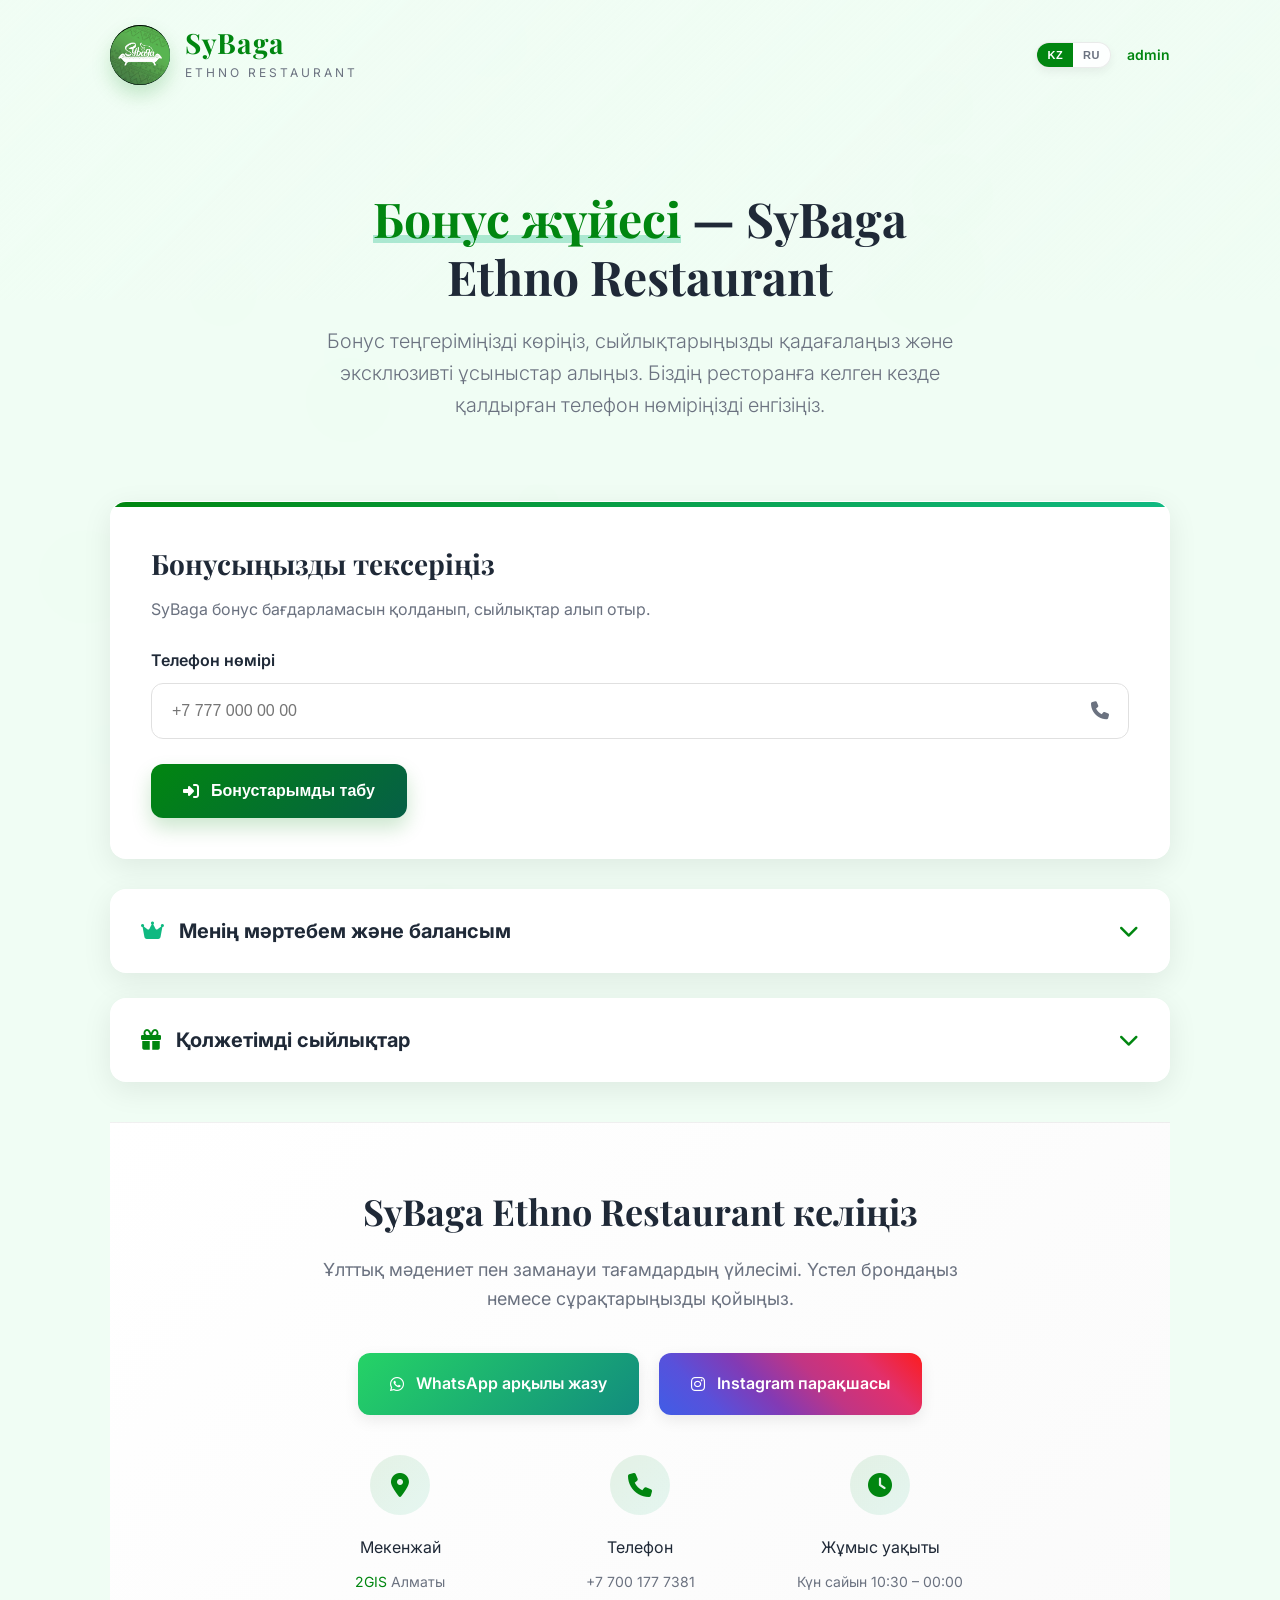
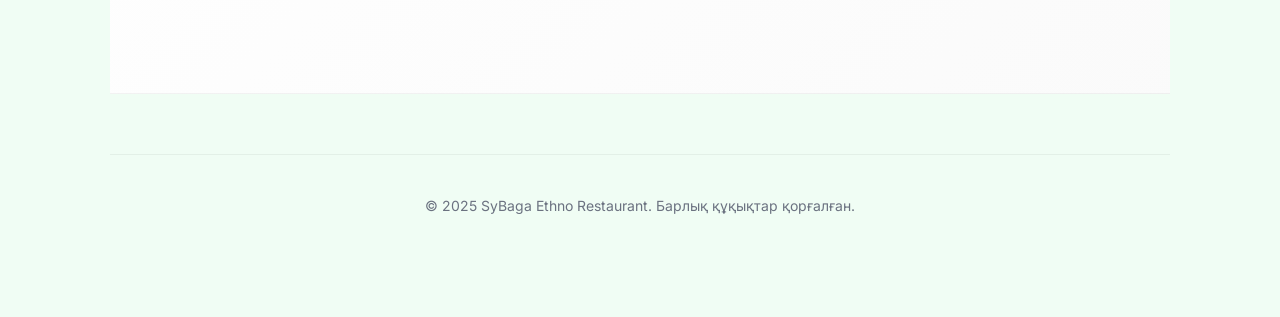
<file: index.html>
<!DOCTYPE html>
<html lang="kk">
<head>
  <meta charset="UTF-8"/>
  <meta name="viewport" content="width=device-width, initial-scale=1"/>
  <title>SyBaga — Қонақ кабинеті</title>

  <!-- Fonts & Icons -->
  <link rel="preconnect" href="https://fonts.googleapis.com">
  <link rel="preconnect" href="https://fonts.gstatic.com" crossorigin>
  <link href="https://fonts.googleapis.com/css2?family=Inter:wght@300;400;500;600;700;800&family=Playfair+Display:wght@700&display=swap" rel="stylesheet">
  <link rel="stylesheet" href="https://cdnjs.cloudflare.com/ajax/libs/font-awesome/6.4.0/css/all.min.css">
  <link rel="stylesheet" href="https://cdnjs.cloudflare.com/ajax/libs/animate.css/4.1.1/animate.min.css"/>

  <style>
    :root {
      --primary: #018610;
      --primary-light: #10b981;
      --primary-dark: #065f46;
      --secondary: #10b981;
      --accent: #059669;
      --text: #1f2937;
      --text-light: #6b7280;
      --bg: #f0fdf4;
      --bg-light: #FFF9F5;
      --bg-card: #ffffff;
      --shadow: 0 8px 30px rgba(0, 0, 0, 0.08);
      --shadow-lg: 0 20px 60px rgba(0, 0, 0, 0.15);
      --radius: 12px;
      --radius-lg: 16px;
      --transition: all 0.4s cubic-bezier(0.175, 0.885, 0.32, 1.1);
    }

    * {
      box-sizing: border-box;
      margin: 0;
      padding: 0;
    }

    body {
      min-height: 100vh;
      font-family: 'Inter', -apple-system, BlinkMacSystemFont, sans-serif;
      background: var(--bg);
      color: var(--text);
      line-height: 1.6;
      overflow-x: hidden;
      position: relative;
    }

    /* Animated background */
    .bg-animated {
      position: fixed;
      inset: 0;
      z-index: -2;
      overflow: hidden;
    }

    .particle {
      position: absolute;
      border-radius: 50%;
      animation: float 20s infinite linear;
    }

    @keyframes float {
      0% { transform: translateY(0) translateX(0) rotate(0deg); opacity: 0.5; }
      25% { transform: translateY(-20px) translateX(20px) rotate(90deg); opacity: 0.7; }
      50% { transform: translateY(0) translateX(40px) rotate(180deg); opacity: 0.5; }
      75% { transform: translateY(20px) translateX(20px) rotate(270deg); opacity: 0.7; }
      100% { transform: translateY(0) translateX(0) rotate(360deg); opacity: 0.5; }
    }

    .top-gradient {
      position: absolute;
      top: 0;
      left: 0;
      width: 100%;
      height: 300px;
      background: linear-gradient(135deg, rgba(240, 253, 244, 0.9) 0%, rgba(255, 255, 255, 0) 100%);
      z-index: -1;
    }

    .app-container {
      max-width: 1100px;
      margin: 0 auto;
      padding: 0 20px 60px;
      position: relative;
      z-index: 1;
    }

    /* Header */
    .app-header {
      display: flex;
      align-items: center;
      justify-content: space-between;
      padding: 25px 0;
      margin-bottom: 20px;
      gap: 16px;
    }

    .restaurant-logo {
      display: flex;
      align-items: center;
      gap: 15px;
      text-decoration: none;
      transition: var(--transition);
    }

    .logo-img {
      width: 60px;
      height: 60px;
      border-radius: 50%;
      background: linear-gradient(135deg, var(--primary) 0%, var(--primary-dark) 100%);
      display: flex;
      align-items: center;
      justify-content: center;
      position: relative;
      overflow: hidden;
      box-shadow: 0 10px 20px rgba(1, 134, 16, 0.2);
    }

    .logo-img img {
      width: 60px;
      height: 60px;
      border-radius: 12px;
    }

    .logo-img::after {
      content: '';
      position: absolute;
      inset: -10px;
      background: linear-gradient(45deg, transparent, rgba(255,255,255,0.3), transparent);
      transform: translateX(-100%);
      transition: transform 0.6s ease;
    }

    .restaurant-logo:hover .logo-img::after {
      transform: translateX(100%);
    }

    .logo-text {
      display: flex;
      flex-direction: column;
    }

    .logo-main {
      font-family: 'Playfair Display', serif;
      font-size: 28px;
      font-weight: 700;
      color: var(--primary);
      letter-spacing: 1px;
      line-height: 1.1;
    }

    .logo-sub {
      font-size: 12px;
      color: var(--text-light);
      letter-spacing: 3px;
      text-transform: uppercase;
      margin-top: 4px;
    }

    /* Lang switch */
    .header-right {
      display: flex;
      align-items: center;
      gap: 16px;
    }

    .lang-switch {
      display: inline-flex;
      border-radius: 999px;
      border: 1px solid rgba(0,0,0,0.08);
      overflow: hidden;
      background: rgba(255,255,255,0.9);
      box-shadow: 0 4px 10px rgba(0,0,0,0.06);
    }

    .lang-btn {
      padding: 6px 10px;
      font-size: 11px;
      font-weight: 600;
      text-transform: uppercase;
      border: none;
      background: transparent;
      cursor: pointer;
      color: var(--text-light);
      letter-spacing: 0.5px;
      transition: var(--transition);
    }

    .lang-btn.active {
      background: var(--primary);
      color: #fff;
    }

    .link-admin {
      font-size: 14px;
      color: var(--text-light);
      text-align: right;
    }

    .link-admin a {
      color: var(--primary);
      text-decoration: none;
      font-weight: 600;
      display: inline-flex;
      align-items: center;
      gap: 6px;
      transition: var(--transition);
    }

    .link-admin a:hover {
      color: var(--primary-dark);
      text-decoration: underline;
    }

    /* Hero */
    .hero-section {
      padding: 60px 0 40px;
      text-align: center;
      position: relative;
    }

    .hero-title {
      font-family: 'Playfair Display', serif;
      font-size: 48px;
      font-weight: 700;
      color: var(--text);
      margin-bottom: 20px;
      line-height: 1.2;
    }

    .hero-title span {
      color: var(--primary);
      position: relative;
      display: inline-block;
    }

    .hero-title span::after {
      content: '';
      position: absolute;
      left: 0;
      bottom: 5px;
      width: 100%;
      height: 8px;
      background: rgba(16, 185, 129, 0.3);
      z-index: -1;
    }

    .hero-subtitle {
      font-size: 20px;
      color: var(--text-light);
      max-width: 700px;
      margin: 0 auto 40px;
      font-weight: 300;
    }

    /* Card */
    .card {
      background: var(--bg-card);
      border-radius: var(--radius-lg);
      padding: 40px;
      margin-bottom: 30px;
      box-shadow: var(--shadow);
      border: 1px solid rgba(255, 255, 255, 0.8);
      backdrop-filter: blur(10px);
      position: relative;
      overflow: hidden;
      transition: var(--transition);
    }

    .card::before {
      content: '';
      position: absolute;
      top: 0;
      left: 0;
      height: 5px;
      width: 100%;
      background: linear-gradient(to right, var(--primary), var(--secondary));
    }

    .card:hover {
      transform: translateY(-8px);
      box-shadow: var(--shadow-lg);
    }

    .card-title {
      font-size: 28px;
      font-weight: 700;
      font-family: 'Playfair Display', serif;
      margin-bottom: 10px;
      color: var(--text);
    }

    .card-subtitle {
      font-size: 16px;
      color: var(--text-light);
      margin-bottom: 25px;
    }

    /* Form */
    .form-group {
      margin-top: 20px;
      margin-bottom: 25px;
    }

    .form-label {
      display: block;
      font-size: 16px;
      font-weight: 600;
      margin-bottom: 10px;
      color: var(--text);
    }

    .form-input-wrapper {
      position: relative;
    }

    .form-input {
      width: 100%;
      padding: 18px 20px;
      border-radius: var(--radius);
      border: 1px solid #e0e0e0;
      font-size: 16px;
      transition: var(--transition);
      background: rgba(255, 255, 255, 0.9);
    }

    .form-input:focus {
      outline: none;
      border-color: var(--primary);
      box-shadow: 0 0 0 4px rgba(1, 134, 16, 0.1);
      background: #fff;
    }

    .form-icon {
      position: absolute;
      right: 20px;
      top: 50%;
      transform: translateY(-50%);
      color: var(--text-light);
      font-size: 18px;
    }

    /* Buttons */
    .btn,
    .social-link {
      display: inline-flex;
      align-items: center;
      justify-content: center;
      padding: 18px 32px;
      border-radius: var(--radius);
      font-size: 16px;
      font-weight: 600;
      cursor: pointer;
      gap: 12px;
      border: none;
      text-decoration: none;
      position: relative;
      overflow: hidden;
      transition: var(--transition);
    }

    .btn-primary {
      background: linear-gradient(135deg, var(--primary) 0%, var(--primary-dark) 100%);
      color: #fff;
      box-shadow: 0 10px 20px rgba(1, 134, 16, 0.2);
    }

    .btn-primary:hover {
      background: linear-gradient(135deg, var(--primary-light) 0%, var(--primary) 100%);
      transform: translateY(-3px);
      box-shadow: 0 15px 25px rgba(1, 134, 16, 0.3);
    }

    .btn[disabled] {
      opacity: 0.6;
      cursor: not-allowed;
      transform: none;
      box-shadow: none;
    }

    .ripple {
      position: absolute;
      border-radius: 50%;
      transform: scale(0);
      animation: ripple 0.6s linear;
      background-color: rgba(255, 255, 255, 0.6);
      pointer-events: none;
    }

    @keyframes ripple {
      to {
        transform: scale(20);
        opacity: 0;
      }
    }

    /* Toast */
    .toast {
      margin-top: 20px;
      padding: 18px 20px;
      border-radius: var(--radius);
      font-size: 15px;
      display: flex;
      align-items: center;
      gap: 12px;
      animation: fadeIn 0.5s ease;
    }

    .toast-success {
      background: rgba(5, 150, 105, 0.1);
      color: var(--accent);
      border: 1px solid rgba(5, 150, 105, 0.2);
    }

    .toast-error {
      background: rgba(1, 134, 16, 0.1);
      color: var(--primary);
      border: 1px solid rgba(1, 134, 16, 0.2);
    }

    @keyframes fadeIn {
      from { opacity: 0; transform: translateY(10px); }
      to { opacity: 1; transform: translateY(0); }
    }

    /* Accordion */
    .accordion {
      border-radius: var(--radius-lg);
      border: 1px solid rgba(255, 255, 255, 0.8);
      background: var(--bg-card);
      margin-bottom: 25px;
      overflow: hidden;
      box-shadow: var(--shadow);
      backdrop-filter: blur(10px);
      transition: var(--transition);
    }

    .accordion:hover {
      box-shadow: var(--shadow-lg);
    }

    .accordion-header {
      padding: 25px 30px;
      background: rgba(255, 255, 255, 0.9);
      cursor: pointer;
      display: flex;
      align-items: center;
      justify-content: space-between;
      font-weight: 700;
      font-size: 20px;
      color: var(--text);
    }

    .accordion-body {
      padding: 30px;
      border-top: 1px solid rgba(0, 0, 0, 0.05);
      display: none;
      animation: slideDown 0.4s ease;
    }

    .accordion.open .accordion-body {
      display: block;
    }

    .accordion-icon {
      transition: var(--transition);
      color: var(--primary);
    }

    .accordion.open .accordion-icon {
      transform: rotate(180deg);
    }

    @keyframes slideDown {
      from { opacity: 0; transform: translateY(-10px); }
      to { opacity: 1; transform: translateY(0); }
    }

    /* User info */
    .user-info-grid {
      display: grid;
      grid-template-columns: repeat(auto-fill, minmax(240px, 1fr));
      gap: 20px;
    }

    .info-card {
      background: linear-gradient(135deg, rgba(255,255,255,0.9) 0%, rgba(250,250,250,0.9) 100%);
      border-radius: var(--radius);
      padding: 25px;
      border: 1px solid rgba(0,0,0,0.05);
      position: relative;
      overflow: hidden;
      transition: var(--transition);
    }

    .info-card:hover {
      transform: translateY(-5px);
      box-shadow: 0 10px 25px rgba(0,0,0,0.08);
    }

    .info-card::before {
      content: '';
      position: absolute;
      left: 0;
      top: 0;
      width: 5px;
      height: 100%;
      background: linear-gradient(to bottom, var(--primary), var(--secondary));
    }

    .info-label {
      font-size: 14px;
      color: var(--text-light);
      margin-bottom: 8px;
      font-weight: 500;
    }

    .info-value {
      font-size: 24px;
      font-weight: 700;
      color: var(--text);
      line-height: 1.2;
    }

    /* Gifts */
    .gift-grid {
      display: grid;
      grid-template-columns: repeat(auto-fill, minmax(280px, 1fr));
      gap: 25px;
    }

    .gift-card {
      border-radius: var(--radius-lg);
      border: 1px solid rgba(0,0,0,0.05);
      overflow: hidden;
      background: #fff;
      box-shadow: 0 5px 15px rgba(0,0,0,0.05);
      position: relative;
      transition: var(--transition);
    }

    .gift-card:hover {
      transform: translateY(-8px);
      box-shadow: 0 20px 40px rgba(0,0,0,0.12);
    }

    .gift-image {
      width: 100%;
      height: 180px;
      background-position: center;
      background-repeat: no-repeat;
      background-size: contain;
      display: flex;
      align-items: center;
      justify-content: center;
      color: var(--text-light);
      position: relative;
    }

    .gift-image i {
      font-size: 60px;
      color: rgba(0,0,0,0.1);
    }

    .gift-content {
      padding: 25px;
    }

    .gift-title {
      font-size: 18px;
      font-weight: 700;
      margin-bottom: 10px;
      color: var(--text);
    }

    .gift-price {
      font-size: 16px;
      color: var(--primary);
      margin-bottom: 8px;
      font-weight: 600;
    }

    .gift-left {
      font-size: 14px;
      color: var(--text-light);
      margin-bottom: 15px;
    }

    .gift-out {
      position: absolute;
      top: 15px;
      right: 15px;
      padding: 6px 15px;
      border-radius: 999px;
      background: rgba(255,255,255,0.95);
      color: var(--primary);
      font-size: 12px;
      font-weight: 700;
      box-shadow: 0 5px 15px rgba(0,0,0,0.1);
    }

    .gift-badge {
      position: absolute;
      top: 15px;
      left: 15px;
      padding: 5px 12px;
      border-radius: 999px;
      background: var(--secondary);
      color: #fff;
      font-size: 9px;
      font-weight: 700;
      z-index: 1000;
    }

    /* Visit section */
    .visit-section {
      text-align: center;
      background: linear-gradient(135deg, rgba(255,255,255,0.95) 0%, rgba(250,250,250,0.95) 100%);
      border-block: 1px solid rgba(0,0,0,0.05);
      padding: 60px 0;
      margin: 40px 0;
    }

    .visit-title {
      font-family: 'Playfair Display', serif;
      font-size: 36px;
      font-weight: 700;
      color: var(--text);
      margin-bottom: 15px;
    }

    .visit-subtitle {
      font-size: 18px;
      color: var(--text-light);
      max-width: 700px;
      margin: 0 auto 40px;
    }

    .social-links {
      display: flex;
      justify-content: center;
      flex-wrap: wrap;
      gap: 20px;
      margin-top: 30px;
    }

    .social-link.whatsapp {
      background: linear-gradient(135deg, #25D366 0%, #128C7E 100%);
      color: #fff;
      box-shadow: 0 5px 15px rgba(0,0,0,0.08);
    }

    .social-link.instagram {
      background: linear-gradient(45deg,#405DE6,#5851DB,#833AB4,#C13584,#E1306C,#FD1D1D);
      color: #fff;
      box-shadow: 0 5px 15px rgba(0,0,0,0.08);
    }

    .social-link.menu {
      background: linear-gradient(135deg, var(--primary) 0%, var(--primary-dark) 100%);
      color: #fff;
      box-shadow: 0 5px 15px rgba(0,0,0,0.08);
    }

    .social-link:hover {
      transform: translateY(-5px);
      box-shadow: 0 15px 30px rgba(0,0,0,0.15);
    }

    /* Contacts */
    .contact-info {
      display: flex;
      flex-wrap: wrap;
      justify-content: center;
      gap: 40px;
      margin: 40px 0;
      text-align: center;
    }

    .contact-item {
      min-width: 200px;
      display: flex;
      flex-direction: column;
      align-items: center;
      gap: 10px;
    }

    .contact-icon {
      width: 60px;
      height: 60px;
      border-radius: 50%;
      background: linear-gradient(135deg, rgba(1,134,16,0.1) 0%, rgba(16,185,129,0.1) 100%);
      display: flex;
      align-items: center;
      justify-content: center;
      color: var(--primary);
      font-size: 24px;
      margin-bottom: 10px;
    }

    .contact-text {
      font-size: 16px;
      color: var(--text);
    }

    .contact-detail {
      font-size: 14px;
      color: var(--text-light);
    }

    .contact-detail a {
      color: var(--primary);
      text-decoration: none;
    }

    .contact-detail a:hover {
      text-decoration: underline;
    }

    /* Footer */
    .app-footer {
      margin-top: 60px;
      padding: 40px 0;
      border-top: 1px solid rgba(0,0,0,0.05);
      text-align: center;
      color: var(--text-light);
      font-size: 14px;
    }

    .footer-links {
      display: flex;
      justify-content: center;
      gap: 30px;
      margin-top: 20px;
      flex-wrap: wrap;
    }

    .footer-links a {
      color: var(--text-light);
      text-decoration: none;
      transition: var(--transition);
      font-size: 14px;
    }

    .footer-links a:hover {
      color: var(--primary);
    }

    /* Scroll animation */
    .animate-on-scroll {
      opacity: 0;
      transform: translateY(30px);
      transition: opacity 0.8s ease, transform 0.8s ease;
    }

    .animate-on-scroll.visible {
      opacity: 1;
      transform: translateY(0);
    }

    /* Responsive */
    @media (max-width: 992px) {
      .hero-title { font-size: 38px; }
      .hero-subtitle { font-size: 18px; }
      .visit-title { font-size: 32px; }
      .card { padding: 30px; }
    }

    @media (max-width: 768px) {
      .app-header {
        flex-direction: column;
        align-items: flex-start;
      }

      .hero-title { font-size: 32px; }
      .visit-title { font-size: 28px; }

      .social-links {
        flex-direction: column;
        align-items: center;
      }

      .social-link {
        width: 100%;
        max-width: 320px;
      }

      .footer-links {
        flex-direction: column;
        gap: 15px;
      }

      .header-right {
        width: 100%;
        justify-content: space-between;
      }

      .link-admin {
        text-align: left;
      }

      .user-info-grid {
        grid-template-columns: 1fr;
      }

      .gift-grid {
        grid-template-columns: 1fr;
      }
    }

    @media (max-width: 480px) {
      .hero-title { font-size: 28px; }
      .hero-subtitle { font-size: 16px; }
      .visit-title { font-size: 24px; }
      .visit-subtitle { font-size: 16px; }
      .card { padding: 25px 20px; }

      .btn,
      .social-link {
        width: 100%;
        padding: 16px 24px;
      }
    }
  </style>
</head>
<body>
  <div class="bg-animated" id="bg-animated"></div>
  <div class="top-gradient"></div>

  <div class="app-container">
    <header class="app-header animate-on-scroll">
      <a href="#" class="restaurant-logo">
        <div class="logo-img">
          <img src="logo.png" alt="SyBaga Logo">
        </div>
        <div class="logo-text">
          <div class="logo-main">SyBaga</div>
          <div class="logo-sub">ETHNO RESTAURANT</div>
        </div>
      </a>

      <div class="header-right">
        <div class="lang-switch" aria-label="Language switch">
          <button class="lang-btn" data-lang="kk">KZ</button>
          <button class="lang-btn" data-lang="ru">RU</button>
        </div>
        <div class="link-admin">
          <a href="admin.html" data-i18n="admin">
            <i class="fas fa-lock"></i>
            <span data-i18n="admin-link-text"></span>
          </a>
        </div>
      </div>
    </header>

    <section class="hero-section animate-on-scroll">
      <h1 class="hero-title" data-i18n="hero-title"></h1>
      <p class="hero-subtitle" data-i18n="hero-subtitle"></p>
    </section>

    <section class="card animate-on-scroll">
      <h2 class="card-title" data-i18n="card-check-title"></h2>
      <p class="card-subtitle" data-i18n="card-check-subtitle"></p>

      <div class="form-group">
        <label class="form-label" data-i18n="label-phone"></label>
        <div class="form-input-wrapper">
          <input
            type="text"
            class="form-input"
            id="user-phone"
            data-i18n-placeholder="placeholder-phone"
          >
          <i class="fas fa-phone form-icon"></i>
        </div>
      </div>

      <button class="btn btn-primary" id="btn-user-login">
        <i class="fas fa-sign-in-alt"></i>
        <span data-i18n="btn-find-bonuses"></span>
      </button>

      <div id="u-toast" class="toast" style="display:none;"></div>
    </section>

    <section class="accordion animate-on-scroll" id="acc-status">
      <div class="accordion-header">
        <span>
          <i class="fas fa-crown" style="color: var(--secondary); margin-right:10px;"></i>
          <span data-i18n="acc-status-title"></span>
        </span>
        <i class="fas fa-chevron-down accordion-icon"></i>
      </div>
      <div class="accordion-body">
        <div id="user-info"></div>
      </div>
    </section>

    <section class="accordion animate-on-scroll" id="acc-gifts">
      <div class="accordion-header">
        <span>
          <i class="fas fa-gift" style="color: var(--primary); margin-right:10px;"></i>
          <span data-i18n="acc-gifts-title"></span>
        </span>
        <i class="fas fa-chevron-down accordion-icon"></i>
      </div>
      <div class="accordion-body">
        <p class="card-subtitle" style="margin-bottom:20px;" data-i18n="gifts-note"></p>
        <div id="user-gifts" class="gift-grid"></div>
      </div>
    </section>

    <section class="visit-section animate-on-scroll">
      <h2 class="visit-title" data-i18n="visit-title"></h2>
      <p class="visit-subtitle" data-i18n="visit-subtitle"></p>

      <div class="social-links">
        <a href="https://wa.me/77001777381" class="social-link whatsapp" target="_blank">
          <i class="fab fa-whatsapp"></i>
          <span data-i18n="btn-whatsapp"></span>
        </a>
        <a href="https://www.instagram.com/sybaga_ethno_kz/" class="social-link instagram" target="_blank">
          <i class="fab fa-instagram"></i>
          <span data-i18n="btn-instagram"></span>
        </a>
        <!-- <a href="#" class="social-link menu" target="_blank">
          <i class="fas fa-utensils"></i>
          <span data-i18n="btn-menu"></span>
        </a> -->
      </div>

      <div class="contact-info">
        <div class="contact-item">
          <div class="contact-icon">
            <i class="fas fa-map-marker-alt"></i>
          </div>
          <div class="contact-text" data-i18n="contact-address-title"></div>
          <div class="contact-detail">
            <a href="https://go.2gis.com/tMmOq" target="_blank">2GIS</a>
            <span data-i18n="contact-address-text"></span>
          </div>
        </div>

        <div class="contact-item">
          <div class="contact-icon">
            <i class="fas fa-phone"></i>
          </div>
          <div class="contact-text" data-i18n="contact-phone-title"></div>
          <div class="contact-detail">+7 700 177 7381</div>
        </div>

        <div class="contact-item">
          <div class="contact-icon">
            <i class="fas fa-clock"></i>
          </div>
          <div class="contact-text" data-i18n="contact-hours-title"></div>
          <div class="contact-detail" data-i18n="contact-hours-text"></div>
        </div>
      </div>
    </section>

    <footer class="app-footer animate-on-scroll">
      <p data-i18n="footer-copy"></p>
      <!-- <p>+7 700 177 7381</p> -->
      <!-- <div class="footer-links">
        <a href="#" data-i18n="footer-about"></a>
        <a href="#" data-i18n="footer-menu"></a>
        <a href="#" data-i18n="footer-booking"></a>
        <a href="#" data-i18n="footer-help"></a>
      </div> -->
    </footer>
  </div>

  <script>
    /* === CONFIG & HELPERS === */

    const API_BASE =
      'https://script.google.com/macros/s/AKfycbwtVhNoiosNdVcQ7QmHjjB1yQ-8fpxbGgURbSeWWg_VM8h3j1KGnSSw0l2UMTSfsNmI/exec';

    const $  = (s) => document.querySelector(s);
    const $$ = (s) => document.querySelectorAll(s);

    const el = (t, a = {}, c = []) => {
      const n = document.createElement(t);
      for (const k in a) {
        if (k === 'class') n.className = a[k];
        else if (k === 'html') n.innerHTML = a[k];
        else n.setAttribute(k, a[k]);
      }
      (Array.isArray(c) ? c : [c]).filter(Boolean).forEach((x) => n.append(x));
      return n;
    };

    function normPhone(raw) {
      let p = String(raw || '').replace(/[^\d+]/g, '');
      if (p.startsWith('+7')) return p;
      if (p.startsWith('8') && p.length === 11) return '+7' + p.slice(1);
      if (p.length === 10) return '+7' + p;
      if (p.length === 11 && p[0] === '7') return '+' + p;
      return p;
    }

    function normalizePhotoUrl(url) {
      if (!url) return '';
      url = String(url).trim();
      if (!url) return '';

      if (url.startsWith('data:image')) return url;

      if (url.startsWith('=IMAGE("')) {
        url = url.replace(/^=IMAGE\("(.*?)"\)$/i, '$1');
        url = url.replace(/^["']+|["']+$/g, '');
      }

      let fileId = '';
      let match = url.match(/drive\.usercontent\.google\.com\/download\?id=([a-zA-Z0-9_-]+)/);
      if (match) fileId = match[1];

      if (!fileId) match = url.match(/drive\.google\.com\/file\/d\/([a-zA-Z0-9_-]+)/);
      if (match && !fileId) fileId = match[1];

      if (!fileId) match = url.match(/drive\.google\.com\/open\?id=([a-zA-Z0-9_-]+)/);
      if (match && !fileId) fileId = match[1];

      if (!fileId) match = url.match(/drive\.google\.com\/uc\?id=([a-zA-Z0-9_-]+)/);
      if (match && !fileId) fileId = match[1];

      if (!fileId && /^[a-zA-Z0-9_-]{25,}$/.test(url)) fileId = url;

      if (fileId) return `https://lh3.googleusercontent.com/d/${fileId}=s1000?authuser=0`;

      if (/^https?:\/\/.*\.(jpg|jpeg|png|gif|webp|bmp|svg)(\?.*)?$/i.test(url)) return url;

      if (url.startsWith('http')) return url;

      return '';
    }

    function formatMoney(x) {
      x = Number(x || 0);
      return x.toLocaleString('ru-RU') + ' ₸';
    }

    function showToast(node, msg, ok = true) {
      if (!node) return;
      node.style.display = 'flex';
      node.className = 'toast ' + (ok ? 'toast-success' : 'toast-error');
      node.innerHTML = ok
        ? `<i class="fas fa-check-circle"></i>${msg}`
        : `<i class="fas fa-exclamation-circle"></i>${msg}`;
      setTimeout(() => {
        if (node.innerHTML.includes(msg)) {
          node.style.display = 'none';
          node.innerHTML = '';
        }
      }, 4000);
    }

    async function api(action, body = {}, method = 'POST') {
      const params = new URLSearchParams({ action, ...body });
      let res;

      if (method === 'GET') {
        res = await fetch(`${API_BASE}?${params.toString()}`, { method: 'GET' });
      } else {
        res = await fetch(API_BASE, {
          method: 'POST',
          headers: { 'Content-Type': 'application/x-www-form-urlencoded;charset=UTF-8' },
          body: params.toString()
        });
      }

      const data = await res.json().catch(() => ({ ok: false, error: 'JSON parse error' }));
      if (!data.ok) throw new Error(data.error || 'Request error');
      return data;
    }

    /* === i18n === */

    const translations = {
      kk: {
        'doc-title': 'SyBaga — Қонақ кабинеті',
        'admin-link-text': 'Қызметкерлер үшін кіру',

        'hero-title': '<span>Бонус жүйесі</span> — SyBaga <br> Ethno Restaurant',
        'hero-subtitle':
          'Бонус теңгеріміңізді көріңіз, сыйлықтарыңызды қадағалаңыз және эксклюзивті ұсыныстар алыңыз. Біздің ресторанға келген кезде қалдырған телефон нөміріңізді енгізіңіз.',

        'card-check-title': 'Бонусыңызды тексеріңіз',
        'card-check-subtitle':
          'SyBaga бонус бағдарламасын қолданып, сыйлықтар алып отыр.',
        'label-phone': 'Телефон нөмірі',
        'placeholder-phone': '+7 777 000 00 00',
        'btn-find-bonuses': 'Бонустарымды табу',

        'acc-status-title': 'Менің мәртебем және балансым',
        'acc-gifts-title': 'Қолжетімді сыйлықтар',
        'gifts-note':
          'Кәдімгі және банкет бонустары бөлек есептеледі. Әр сыйлық осы екі түрдің біріне байланыстырылған болуы мүмкін.',

        'visit-title': 'SyBaga Ethno Restaurant келіңіз',
        'visit-subtitle':
          'Ұлттық мәдениет пен заманауи тағамдардың үйлесімі. Үстел брондаңыз немесе сұрақтарыңызды қойыңыз.',
        'btn-whatsapp': 'WhatsApp арқылы жазу',
        'btn-instagram': 'Instagram парақшасы',
        'btn-menu': 'Меню',

        'contact-address-title': 'Мекенжай',
        'contact-address-text': ' Алматы',
        'contact-phone-title': 'Телефон',
        'contact-hours-title': 'Жұмыс уақыты',
        'contact-hours-text': 'Күн сайын 10:30 – 00:00',

        'footer-copy': '© 2025 SyBaga Ethno Restaurant. Барлық құқықтар қорғалған.',
        'footer-about': 'SyBaga туралы',
        'footer-menu': 'Меню',
        'footer-booking': 'Үстел брондау',
        'footer-help': 'Көмек',

        'toast-invalid-phone': 'Дұрыс телефон нөмірін енгізіңіз.',
        'toast-not-found':
          'Қонақ табылмады. Нөмірді тексеріңіз немесе әкімшіге жүгініңіз.',
        'toast-welcome': 'Қош келдіңіз, {name}! Бонус деректеріңіз жүктелді.',

        'user-name-label': 'Қонақтың аты',
        'user-default-name': 'Қонақ',
        'user-sum-label': 'Барлық чек сомасы',
        'user-sum-detail':
          'Кәдімгі: {normal}<br>Банкеттік: {banquet}',
        'user-balance-label': 'Бонус балансы',
        'user-balance-detail':
          'Кәдімгі бонустар: {normal}<br>Банкеттік бонустар: {banquet}',
        'user-gifts-label': 'Алынған сыйлықтар',
        'user-gifts-empty': 'Әзірге сыйлықтар жоқ',

        'gift-type-normal': 'Кәдімгі бонустар',
        'gift-type-banquet': 'Банкеттік бонустар',
        'gift-out-of-stock': 'Қоймада жоқ',
        'gift-status-out': 'Бұл сыйлық әзірге қолжетімсіз.',
        'gift-status-enough': 'Сізде бұл сыйлыққа жеткілікті бонус бар! Әкімшіге жүгініңіз.',
        'gift-status-not-enough':
          'Бонустар жеткіліксіз. Тағы шамамен {amount} жинау қажет.',

        'gifts-empty':
          'Қазіргі уақытта қолжетімді сыйлықтар жоқ. Кейінірек қайта қарап көріңіз.'
      },

      ru: {
        'doc-title': 'SyBaga — Кабинет гостя',
        'admin-link-text': 'Вход для персонала',

        'hero-title': '<span>Бонусная система</span> — SyBaga <br> Ethno Restaurant',
        'hero-subtitle':
          'Проверьте баланс бонусов, отслеживайте подарки и получайте эксклюзивные предложения. Введите номер телефона, который вы оставляли при посещении нашего ресторана.',

        'card-check-title': 'Проверьте свои бонусы',
        'card-check-subtitle':
          'Используйте бонусную программу SyBaga и получайте подарки.',
        'label-phone': 'Номер телефона',
        'placeholder-phone': '+7 777 000 00 00',
        'btn-find-bonuses': 'Найти мои бонусы',

        'acc-status-title': 'Мой статус и баланс',
        'acc-gifts-title': 'Доступные подарки',
        'gifts-note':
          'Обычные и банкетные бонусы учитываются отдельно. Каждый подарок привязан к одному из этих типов.',

        'visit-title': 'Добро пожаловать в SyBaga Ethno Restaurant',
        'visit-subtitle':
          'Соединение национальной культуры и современной кухни. Забронируйте стол или задайте вопрос.',
        'btn-whatsapp': 'Написать в WhatsApp',
        'btn-instagram': 'Страница в Instagram',
        'btn-menu': 'Меню',

        'contact-address-title': 'Адрес',
        'contact-address-text': ' Алматы',
        'contact-phone-title': 'Телефон',
        'contact-hours-title': 'Время работы',
        'contact-hours-text': 'Каждый день с 10:30 до 00:00',

        'footer-copy': '© 2025 SyBaga Ethno Restaurant. Все права защищены.',
        'footer-about': 'О SyBaga',
        'footer-menu': 'Меню',
        'footer-booking': 'Бронирование столов',
        'footer-help': 'Помощь',

        'toast-invalid-phone': 'Введите корректный номер телефона.',
        'toast-not-found':
          'Гость не найден. Проверьте номер или обратитесь к администратору.',
        'toast-welcome': 'Добро пожаловать, {name}! Данные по бонусам загружены.',

        'user-name-label': 'Имя гостя',
        'user-default-name': 'Гость',
        'user-sum-label': 'Общая сумма чеков',
        'user-sum-detail':
          'Обычные: {normal}<br>Банкетные: {banquet}',
        'user-balance-label': 'Бонусный баланс',
        'user-balance-detail':
          'Обычные бонусы: {normal}<br>Банкетные бонусы: {banquet}',
        'user-gifts-label': 'Полученные подарки',
        'user-gifts-empty': 'Пока нет полученных подарков.',

        'gift-type-normal': 'Обычные бонусы',
        'gift-type-banquet': 'Банкетные бонусы',
        'gift-out-of-stock': 'Нет в наличии',
        'gift-status-out': 'Этот подарок временно недоступен.',
        'gift-status-enough':
          'У вас достаточно бонусов для этого подарка! Обратитесь к администратору.',
        'gift-status-not-enough':
          'Недостаточно бонусов. Нужно накопить ещё примерно {amount}.',

        'gifts-empty':
          'Сейчас нет доступных подарков. Попробуйте заглянуть позже.'
      }
    };

    let currentLang = localStorage.getItem('sybaga_lang') || 'kk';
    let CURRENT_USER_PHONE = null;

    function t(key, vars = {}) {
      const pack = translations[currentLang] || translations.kk;
      let text = pack[key] || translations.kk[key] || key;
      Object.entries(vars).forEach(([k, v]) => {
        text = text.replace(`{${k}}`, v);
      });
      return text;
    }

    function applyTranslations() {
      document.title = t('doc-title');

      $$('[data-i18n]').forEach(node => {
        const key = node.getAttribute('data-i18n');
        if (!key) return;
        node.innerHTML = t(key);
      });

      $$('[data-i18n-placeholder]').forEach(node => {
        const key = node.getAttribute('data-i18n-placeholder');
        if (!key) return;
        node.placeholder = t(key);
      });

      $$('.lang-btn').forEach(btn => {
        btn.classList.toggle('active', btn.dataset.lang === currentLang);
      });
    }

    function initLangSwitch() {
      $$('.lang-btn').forEach(btn => {
        btn.addEventListener('click', () => {
          const lang = btn.dataset.lang;
          if (!translations[lang]) return;
          currentLang = lang;
          localStorage.setItem('sybaga_lang', lang);
          applyTranslations();
          
          if (CURRENT_USER_PHONE) {
            loadUserProfile(CURRENT_USER_PHONE, true);
            loadGiftsForUser(CURRENT_USER_PHONE, null, true);
          }
        });
      });
    }

    /* === UI Effects === */

    function createParticles() {
      const bg = $('#bg-animated');
      const count = 30;
      const colors = [
        'rgba(1, 134, 16, 0.03)',
        'rgba(16, 185, 129, 0.03)',
        'rgba(5, 150, 105, 0.03)'
      ];

      for (let i = 0; i < count; i++) {
        const p = document.createElement('div');
        p.className = 'particle';

        const size = Math.random() * 100 + 20;
        p.style.width = `${size}px`;
        p.style.height = `${size}px`;

        p.style.left = Math.random() * 100 + '%';
        p.style.top = Math.random() * 100 + '%';
        p.style.animationDelay = Math.random() * 20 + 's';
        p.style.opacity = Math.random() * 0.1 + 0.05;
        p.style.backgroundColor = colors[Math.floor(Math.random() * colors.length)];

        bg.appendChild(p);
      }
    }

    function initScrollAnimation() {
      const elements = $$('.animate-on-scroll');
      const observer = new IntersectionObserver(
        entries => {
          entries.forEach(entry => {
            if (entry.isIntersecting) {
              entry.target.classList.add('visible');
            }
          });
        },
        { threshold: 0.1 }
      );
      elements.forEach(el => observer.observe(el));
    }

    function initButtonRipple() {
      $$('.btn, .social-link').forEach(btn => {
        btn.addEventListener('click', e => {
          const rect = btn.getBoundingClientRect();
          const circle = document.createElement('span');
          const d = Math.max(rect.width, rect.height);
          circle.style.width = circle.style.height = d + 'px';
          circle.style.left = e.clientX - rect.left - d / 2 + 'px';
          circle.style.top = e.clientY - rect.top - d / 2 + 'px';
          circle.className = 'ripple';
          btn.appendChild(circle);
          setTimeout(() => circle.remove(), 600);
        });
      });
    }

    function initAccordions() {
      $$('.accordion').forEach(acc => {
        const head = acc.querySelector('.accordion-header');
        head.addEventListener('click', () => {
          acc.classList.toggle('open');
        });
      });
    }

    /* === Data rendering === */

    async function loadUserProfile(phone, onlyTranslate = false) {
      let u;

      if (onlyTranslate && loadUserProfile._cache && loadUserProfile._cache.phone === phone) {
        u = loadUserProfile._cache.user;
      } else {
        const res = await api('users_me', { phone });
        u = res.user;
        loadUserProfile._cache = { phone, user: u };
      }

      const box = $('#user-info');
      box.innerHTML = '';

      const grid = el('div', { class: 'user-info-grid' });

      const name = u.name || t('user-default-name');

      grid.append(
        el('div', { class: 'info-card' }, [
          el('div', { class: 'info-label', html: t('user-name-label') }),
          el('div', { class: 'info-value', html: name }),
          el('div', {
            class: 'card-subtitle',
            html: `<i class="fas fa-phone" style="margin-right:5px;"></i> ${u.phone}`
          })
        ]),
        el('div', { class: 'info-card' }, [
          el('div', { class: 'info-label', html: t('user-sum-label') }),
          el('div', { class: 'info-value', html: formatMoney(u.lifetime_sum) }),
          el('div', {
            class: 'card-subtitle',
            html: t('user-sum-detail', {
              normal: formatMoney(u.sum_normal),
              banquet: formatMoney(u.sum_banquet)
            })
          })
        ]),
        el('div', { class: 'info-card' }, [
          el('div', { class: 'info-label', html: t('user-balance-label') }),
          el('div', {
            class: 'info-value',
            html: formatMoney((u.balance_normal || 0) + (u.balance_banquet || 0))
          }),
          el('div', {
            class: 'card-subtitle',
            html: t('user-balance-detail', {
              normal: formatMoney(u.balance_normal),
              banquet: formatMoney(u.balance_banquet)
            })
          })
        ]),
        el('div', { class: 'info-card' }, [
          el('div', { class: 'info-label', html: t('user-gifts-label') }),
          el('div', {
            class: 'info-value',
            html:
              u.gifts_got && u.gifts_got.length
                ? u.gifts_got.join(', ')
                : t('user-gifts-empty')
          })
        ])
      );

      box.append(grid);
      return u;
    }

    async function loadGiftsForUser(phone, cachedUser = null, onlyTranslate = false) {
      let prof;

      if (cachedUser) {
        prof = cachedUser;
      } else if (onlyTranslate && loadUserProfile._cache && loadUserProfile._cache.phone === phone) {
        prof = loadUserProfile._cache.user;
      } else {
        const resProf = await api('users_me', { phone });
        prof = resProf.user;
        loadUserProfile._cache = { phone, user: prof };
      }

      let gifts;
      if (onlyTranslate && loadGiftsForUser._cache) {
        gifts = loadGiftsForUser._cache;
      } else {
        const res = await api('gifts_list', {});
        gifts = res.gifts || [];
        loadGiftsForUser._cache = gifts;
      }

      const container = $('#user-gifts');
      container.innerHTML = '';

      if (!gifts.length) {
        container.innerHTML =
          `<p class="card-subtitle" style="text-align:center;width:100%;padding:40px;">` +
          t('gifts-empty') +
          `</p>`;
        return;
      }

      gifts.forEach(g => {
        const left = Number(g.left || 0);
        const outOfStock = left <= 0;

        const type = g.bonus_type === 'banquet' ? 'banquet' : 'normal';
        const typeLabel =
          type === 'banquet' ? t('gift-type-banquet') : t('gift-type-normal');

        const userBalance =
          type === 'banquet' ? prof.balance_banquet : prof.balance_normal;

        const price = Number(g.price || 0);
        const enoughBonus = userBalance >= price;

        const card = el('div', { class: 'gift-card' });

        if (outOfStock) {
          card.append(el('div', { class: 'gift-out', html: t('gift-out-of-stock') }));
        } else {
          card.append(el('div', { class: 'gift-badge', html: typeLabel }));
        }

        const imgContainer = el('div', { class: 'gift-image' });

        const imgUrl = normalizePhotoUrl(g.photo);
        if (imgUrl) {
          imgContainer.style.backgroundImage = `url(${imgUrl})`;
        } else {
          imgContainer.innerHTML = '<i class="fas fa-gift"></i>';
        }

        let statusText;
        let statusColor;

        if (outOfStock) {
          statusText = t('gift-status-out');
          statusColor = 'var(--primary)';
        } else if (enoughBonus) {
          statusText = t('gift-status-enough');
          statusColor = 'var(--accent)';
        } else {
          statusText = t('gift-status-not-enough', {
            amount: formatMoney(price - userBalance)
          });
          statusColor = 'var(--text-light)';
        }

        const content = el('div', { class: 'gift-content' }, [
          el('div', { class: 'gift-title', html: g.name }),
          el('div', {
            class: 'gift-price',
            html:
              `<i class="fas fa-coins" style="margin-right:5px;"></i>` +
              formatMoney(price)
          }),
          el('div', {
            class: 'gift-left',
            html:
              `<i class="fas fa-box" style="margin-right:5px;"></i>` +
              `${left} `
              + (currentLang === 'ru' ? 'шт.' : 'дана')
          }),
          el('div', {
            class: 'card-subtitle',
            html: statusText,
            style: `color:${statusColor};font-weight:500;`
          })
        ]);

        card.append(imgContainer, content);
        container.append(card);
      });
    }

    /* === Client logic === */

    function initClient() {
      const phoneInput = $('#user-phone');
      const loginBtn = $('#btn-user-login');
      const toastNode = $('#u-toast');

      loginBtn.addEventListener('click', async () => {
        const raw = phoneInput.value.trim();
        const phone = normPhone(raw);

        if (!phone) {
          showToast(toastNode, t('toast-invalid-phone'), false);
          return;
        }

        const originalHTML = loginBtn.innerHTML;
        loginBtn.innerHTML = '<i class="fas fa-spinner fa-spin"></i> ...';
        loginBtn.disabled = true;

        try {
          await api('auth_user', { phone });

          CURRENT_USER_PHONE = phone;
          const u = await loadUserProfile(phone);
          await loadGiftsForUser(phone, u);

          const name = u.name || t('user-default-name');
          showToast(toastNode, t('toast-welcome', { name }), true);

          setTimeout(() => $('#acc-status').classList.add('open'), 300);
          setTimeout(() => $('#acc-gifts').classList.add('open'), 600);
          setTimeout(
            () => $('#acc-gifts').scrollIntoView({ behavior: 'smooth', block: 'nearest' }),
            1000
          );
        } catch (err) {
          showToast(
            toastNode,
            err.message || t('toast-not-found'),
            false
          );
        } finally {
          loginBtn.innerHTML = originalHTML;
          loginBtn.disabled = false;
        }
      });

      phoneInput.addEventListener('keypress', e => {
        if (e.key === 'Enter') {
          loginBtn.click();
        }
      });
    }

    /* === Init === */

    document.addEventListener('DOMContentLoaded', () => {
      createParticles();
      initScrollAnimation();
      initButtonRipple();
      initAccordions();
      initLangSwitch();
      applyTranslations();
      initClient();

      setTimeout(() => {
        document
          .querySelector('.hero-title')
          .classList.add('animate__animated', 'animate__fadeInUp');
        document
          .querySelector('.hero-subtitle')
          .classList.add('animate__animated', 'animate__fadeInUp');
      }, 300);
    });
  </script>
</body>
</html>
</file>
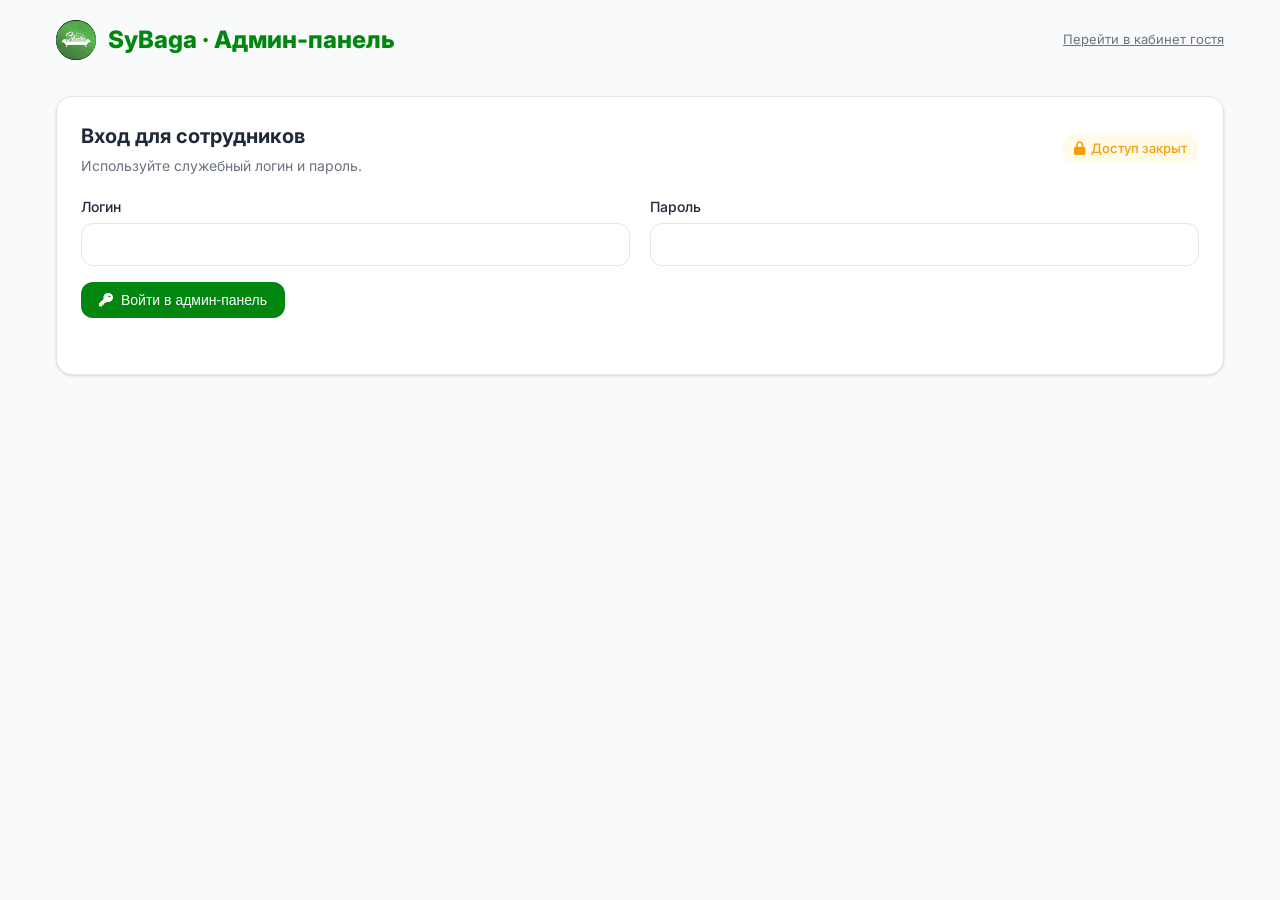
<file: admin.html>
<!DOCTYPE html>
<html lang="ru">
<head>
  <meta charset="UTF-8"/>
  <meta name="viewport" content="width=device-width, initial-scale=1"/>
  <title>SyBaga — админ-панель</title>
  <link rel="preconnect" href="https://fonts.googleapis.com">
  <link rel="preconnect" href="https://fonts.gstatic.com" crossorigin>
  <link href="https://fonts.googleapis.com/css2?family=Inter:wght@300;400;500;600;700;800&display=swap" rel="stylesheet">
  <link rel="stylesheet" href="https://cdnjs.cloudflare.com/ajax/libs/font-awesome/6.4.0/css/all.min.css">
  <style>
    :root {
      --primary:#018610;
      --primary-dark:#059669;
      --primary-bg:#f5f3ff;
      --secondary:#10b981;
      --secondary-dark:#059669;
      --accent:#f59e0b;
      --danger:#ef4444;
      --danger-dark:#dc2626;
      --text:#1f2937;
      --text-light:#6b7280;
      --text-lighter:#9ca3af;
      --bg:#f9fafb;
      --bg-card:#ffffff;
      --border:#e5e7eb;
      --border-light:#f3f4f6;
      --shadow:0 1px 3px 0 rgba(0,0,0,.1),0 1px 2px 0 rgba(0,0,0,.06);
      --shadow-lg:0 10px 15px -3px rgba(0,0,0,.1),0 4px 6px -2px rgba(0,0,0,.05);
      --radius:12px;
      --radius-lg:16px;
      --radius-xl:20px;
    }

    *{box-sizing:border-box;margin:0;padding:0;}

    body{
      min-height:100vh;
      font-family:'Inter',system-ui,-apple-system,BlinkMacSystemFont,"Segoe UI",sans-serif;
      background:var(--bg);
      color:var(--text);
      line-height:1.5;
    }

    .app-container{
      max-width:1200px;
      margin:0 auto;
      padding:0 16px 40px;
    }

    .app-header{
      display:flex;
      align-items:center;
      justify-content:space-between;
      padding:20px 0;
      margin-bottom:16px;
    }

    .logo{
      display:flex;
      align-items:center;
      gap:12px;
      font-weight:800;
      font-size:24px;
      color:var(--primary);
    }
    .logo-icon{
      background:var(--primary);
      color:white;
      width:40px;height:40px;
      border-radius:50%;
      display:flex;align-items:center;justify-content:center;
    }

    .logo-icon img{
      width:40px;height:40px;
      border-radius:50%;
    }

    .link-client{
      font-size:13px;
      color:var(--text-light);
    }
    .link-client a{color:var(--text-light);text-decoration:underline;}

    .card{
      background:var(--bg-card);
      border-radius:var(--radius-lg);
      padding:24px;
      box-shadow:var(--shadow);
      border:1px solid var(--border);
      margin-bottom:20px;
    }
    .card-header{
      display:flex;
      align-items:center;
      justify-content:space-between;
      margin-bottom:20px;
    }
    .card-title{font-size:20px;font-weight:700;}
    .card-subtitle{font-size:14px;color:var(--text-light);margin-top:4px;}

    .form-group{margin-bottom:16px;}
    .form-label{display:block;font-size:14px;font-weight:500;margin-bottom:6px;}
    .form-input{
      width:100%;padding:12px 16px;
      border-radius:var(--radius);
      border:1px solid var(--border);
      font-size:15px;
      transition:all .2s;
    }
    .form-input:focus{
      outline:none;
      border-color:var(--primary);
      box-shadow:0 0 0 3px rgba(124,58,237,.1);
    }

    .btn{
      display:inline-flex;
      align-items:center;
      justify-content:center;
      padding:10px 18px;
      border-radius:var(--radius);
      font-size:14px;font-weight:500;
      cursor:pointer;
      transition:all .2s;
      border:none;
      gap:8px;
    }
    .btn[disabled]{opacity:.6;cursor:default;}
    .btn-primary{background:var(--primary);color:white;}
    .btn-primary:hover:not([disabled]){background:var(--primary-dark);}
    .btn-secondary{background:var(--secondary);color:white;}
    .btn-secondary:hover:not([disabled]){background:var(--secondary-dark);}
    .btn-outline{background:transparent;color:var(--text);border:1px solid var(--border);}
    .btn-outline:hover:not([disabled]){background:var(--bg);}
    .btn-danger{background:var(--danger);color:white;}
    .btn-danger:hover:not([disabled]){background:var(--danger-dark);}
    .btn-sm{padding:8px 12px;font-size:13px;}

    .toast{
      margin-top:12px;
      padding:10px 14px;
      border-radius:var(--radius);
      font-size:14px;
      display:flex;
      align-items:center;
      gap:8px;
    }
    .toast-success{
      background:#ecfdf5;
      color:var(--secondary-dark);
      border:1px solid #a7f3d0;
    }
    .toast-error{
      background:#fef2f2;
      color:#b91c1c;
      border:1px solid #fecaca;
    }

    .status-badge{
      display:inline-flex;
      align-items:center;
      gap:6px;
      padding:6px 12px;
      border-radius:20px;
      font-size:13px;
      font-weight:500;
    }
    .status-warning{background:#fffbeb;color:var(--accent);}

    .admin-layout{
      display:grid;
      grid-template-columns:260px 1fr;
      gap:24px;
    }
    @media(max-width:900px){
      .admin-layout{grid-template-columns:1fr;}
    }

    .admin-sidebar{
      background:var(--bg-card);
      border-radius:var(--radius-lg);
      padding:16px 0;
      box-shadow:var(--shadow);
      border:1px solid var(--border);
      height:fit-content;
    }
    .sidebar-section-title{
      font-size:12px;
      text-transform:uppercase;
      letter-spacing:.08em;
      color:var(--text-lighter);
      margin-bottom:8px;
      padding:0 20px;
      font-weight:600;
    }
    .nav-list{display:flex;flex-direction:column;}
    .nav-item{
      display:flex;
      align-items:center;
      justify-content:space-between;
      padding:10px 20px;
      font-size:14px;
      cursor:pointer;
      transition:all .2s;
    }
    .nav-item span i{margin-right:6px;}
    .nav-item:hover{background:var(--bg);}
    .nav-item.active{
      background:var(--primary-bg);
      color:var(--primary);
      border-left:3px solid var(--primary);
    }
    .nav-badge{
      background:var(--bg);
      padding:2px 6px;
      border-radius:999px;
      font-size:11px;
      color:var(--text-light);
    }
    .nav-item.active .nav-badge{background:var(--primary);color:white;}

    .kpi-grid{
      display:grid;
      grid-template-columns:repeat(auto-fill,minmax(200px,1fr));
      gap:16px;
    }
    .kpi-card{
      background:var(--bg-card);
      border-radius:var(--radius);
      padding:18px;
      border:1px solid var(--border);
    }

    /* Top-4 guests card */
    .top4-card {
      display:flex;
      flex-direction:column;
      gap:10px;
    }
    .top4-header {
      display:flex;
      align-items:center;
      justify-content:space-between;
      margin-bottom:4px;
    }
    .top4-title {
      font-size:14px;
      font-weight:600;
    }
    .top4-sub {
      font-size:12px;
      color:var(--text-light);
    }
    .top4-list {
      display:flex;
      flex-direction:column;
      gap:8px;
      margin-top:4px;
    }
    .top4-item {
      display:grid;
      grid-template-columns:32px minmax(0,1fr) auto;
      align-items:center;
      gap:10px;
      padding:8px 10px;
      border-radius:10px;
      background:var(--bg);
    }
    .top4-rank {
      width:26px;
      height:26px;
      border-radius:999px;
      display:flex;
      align-items:center;
      justify-content:center;
      font-size:13px;
      font-weight:600;
      background:var(--primary-bg);
      color:var(--primary);
    }
    .top4-main {
      min-width:0;
    }
    .top4-name {
      font-size:13px;
      font-weight:600;
      white-space:nowrap;
      overflow:hidden;
      text-overflow:ellipsis;
    }
    .top4-phone {
      font-size:12px;
      color:var(--text-light);
    }
    .top4-right {
      text-align:right;
      font-size:12px;
    }
    .top4-sum {
      font-weight:600;
    }
    .top4-tier-badge {
      display:inline-flex;
      align-items:center;
      gap:4px;
      padding:2px 8px;
      border-radius:999px;
      font-size:11px;
      margin-top:2px;
    }
    .top4-tier-diamond {
      background:#ecfeff;
      color:#0e7490;
    }
    .top4-tier-gold {
      background:#fef3c7;
      color:#b45309;
    }
    .top4-tier-silver {
      background:#e5e7eb;
      color:#374151;
    }
    .top4-tier-bronze {
      background:#fef2f2;
      color:#b91c1c;
    }

    .kpi-icon{
      width:36px;height:36px;
      border-radius:10px;
      display:flex;align-items:center;justify-content:center;
      font-size:18px;
      margin-bottom:10px;
    }
    .kpi-icon.primary{background:var(--primary-bg);color:var(--primary);}
    .kpi-icon.success{background:#ecfdf5;color:var(--secondary);}
    .kpi-icon.warning{background:#fffbeb;color:var(--accent);}
    .kpi-label{font-size:13px;color:var(--text-light);}
    .kpi-value{font-size:22px;font-weight:700;}

    .section-title{font-size:16px;font-weight:600;margin-bottom:8px;}
    .section-desc{font-size:13px;color:var(--text-light);margin-bottom:12px;}

    .grid-2{
      display:grid;
      grid-template-columns:1fr 1fr;
      gap:20px;
    }
    @media(max-width:900px){
      .grid-2{grid-template-columns:1fr;}
    }

    .divider{height:1px;background:var(--border);margin:20px 0;}

    .table-container{
      overflow-x:auto;
      border-radius:var(--radius);
      border:1px solid var(--border);
    }
    table{width:100%;border-collapse:collapse;font-size:14px;}
    th,td{padding:10px 14px;text-align:left;border-bottom:1px solid var(--border);}
    th{background:var(--bg);font-weight:600;font-size:13px;color:var(--text-light);cursor:default;}
    tr:last-child td{border-bottom:none;}
    tr:hover{background:var(--bg);}

    .clickable-row{
      padding:8px 10px;
      border-radius:10px;
      border:1px solid var(--border);
      margin-bottom:6px;
      display:flex;
      justify-content:space-between;
      align-items:center;
      cursor:pointer;
      font-size:13px;
    }
    .clickable-row:hover{background:var(--bg);}
    .clickable-row.active{
      border-color:var(--primary);
      background:var(--primary-bg);
      color:var(--primary);
    }
    .pill{
      display:inline-flex;
      padding:3px 8px;
      border-radius:999px;
      font-size:11px;
      background:var(--bg);
      color:var(--text-light);
    }

    .gift-grid{
      display:grid;
      grid-template-columns:repeat(auto-fill,minmax(240px,1fr));
      gap:16px;
    }
    .gift-card{
      border-radius:var(--radius-lg);
      border:1px solid var(--border);
      overflow:hidden;
      background:var(--bg-card);
      position:relative;
      transition:all .3s;
    }
    .gift-card:hover{transform:translateY(-4px);box-shadow:var(--shadow-lg);}
    .gift-image{
      width:100%;height:120px;
      object-fit:contain;
    }
    .gift-content{padding:14px;}
    .gift-title{font-size:15px;font-weight:600;margin-bottom:4px;}
    .gift-price{font-size:14px;color:var(--text-light);margin-bottom:2px;}
    .gift-left{font-size:12px;color:var(--text-lighter);margin-bottom:6px;}
    .gift-out{
      position:absolute;
      top:10px;right:10px;
      padding:4px 10px;
      border-radius:999px;
      background:#fee2e2;
      color:#b91c1c;
      font-size:11px;
      font-weight:600;
    }

    /* Карточки клиента (админ) */
    .user-info-grid {
      display:grid;
      grid-template-columns:repeat(auto-fill,minmax(200px,1fr));
      gap:16px;
    }
    .info-card {
      background:var(--bg);
      border-radius:var(--radius);
      padding:16px;
      border:1px solid var(--border-light);
    }
    .info-label {
      font-size:13px;
      color:var(--text-light);
      margin-bottom:4px;
    }
    .info-value {
      font-size:18px;
      font-weight:700;
    }

    /* Доступные подарки (в разделе выдачи) */
    .redeem-gifts-list{
      display:flex;
      flex-direction:column;
      gap:10px;
      margin-top:10px;
    }
    .redeem-gift-card{
      border-radius:18px;
      border:1px solid var(--border);
      background:var(--bg-card);
      padding:12px 14px;
      display:grid;
      grid-template-columns:110px 1fr;
      gap:10px;
      align-items:center;
      box-shadow:var(--shadow);
      font-size:13px;
    }
    .redeem-gift-card img{
      width:100%;
      height:110px;
      border-radius:14px;
      object-fit:cover;
      background:#e5e7eb;
    }
    .redeem-gift-main{
      display:flex;
      flex-direction:column;
      gap:4px;
    }
    .redeem-gift-title{
      font-size:15px;
      font-weight:600;
    }
    .redeem-gift-price{
      font-size:13px;
      color:var(--text-light);
    }
    .redeem-gift-balance{
      font-size:12px;
      color:var(--text-light);
    }
    .redeem-gift-note{
      font-size:12px;
      margin-top:2px;
    }
    .redeem-gift-card.available{
      border-color:#bbf7d0;
      background:#f0fdf4;
    }
    .redeem-gift-card.locked{
      opacity:.8;
    }
    .redeem-gift-note-ok{color:#16a34a;}
    .redeem-gift-note-bad{color:#b91c1c;}
    .redeem-gift-btn{
      margin-top:6px;
      align-self:flex-start;
    }

    /* курсор для сортируемого столбца даты */
    .sortable-header {
      cursor:pointer;
    }
    .sortable-header span {
      margin-left:4px;
      font-size:11px;
      color:var(--text-lighter);
    }
  </style>
</head>
<body>
  <div class="app-container">
    <header class="app-header">
      <div class="logo">
        <div class="logo-icon"><img src="logo.png" alt=""></div>
        <span>SyBaga · Админ-панель</span>
      </div>
      <div class="link-client">
        <a href="index.html">Перейти в кабинет гостя</a>
      </div>
    </header>

    <!-- Блок авторизации администратора -->
    <section class="card" id="admin-login-card">
      <div class="card-header">
        <div>
          <h2 class="card-title">Вход для сотрудников</h2>
          <p class="card-subtitle">Используйте служебный логин и пароль.</p>
        </div>
        <div class="status-badge status-warning">
          <i class="fas fa-lock"></i> Доступ закрыт
        </div>
      </div>
      <div class="grid-2">
        <div class="form-group">
          <label class="form-label">Логин</label>
          <input type="text" class="form-input" id="adm-login">
        </div>
        <div class="form-group">
          <label class="form-label">Пароль</label>
          <input type="password" class="form-input" id="adm-pass">
        </div>
      </div>
      <button class="btn btn-primary" id="btn-adm-login">
        <i class="fas fa-key"></i> Войти в админ-панель
      </button>
      <div id="a-toast" class="toast"></div>
    </section>

    <!-- Основная структура админки -->
    <section id="admin-layout" style="display:none;">
      <div class="admin-layout">
        <!-- Сайдбар -->
        <aside class="admin-sidebar">
          <div class="sidebar-section-title">Навигация</div>
          <nav class="nav-list">
            <div class="nav-item active" data-page="admin-dashboard">
              <span><i class="fas fa-gauge"></i>Дашборд</span>
              <span class="nav-badge">Обзор</span>
            </div>
            <div class="nav-item" data-page="admin-clients">
              <span><i class="fas fa-users"></i>Клиенты</span>
              <span class="nav-badge">База</span>
            </div>
            <div class="nav-item" data-page="admin-gifts">
              <span><i class="fas fa-gift"></i>Подарки</span>
              <span class="nav-badge">Каталог</span>
            </div>
            <div class="nav-item" data-page="admin-analytics">
              <span><i class="fas fa-chart-bar"></i>Аналитика</span>
              <span class="nav-badge">Отчёты</span>
            </div>
          </nav>
        </aside>

        <!-- Контент -->
        <main>
          <!-- 1. Дашборд -->
          <section class="card admin-subpage" id="admin-dashboard" style="display:block;">
            <div class="card-header">
              <div>
                <h2 class="card-title">Дашборд</h2>
                <p class="card-subtitle">Краткий обзор программы лояльности.</p>
              </div>
              <button class="btn btn-outline" id="btn-refresh-dashboard">
                <i class="fas fa-rotate-right"></i> Обновить дашборд
              </button>
            </div>

            <div class="kpi-grid" id="dash-kpis"></div>

            <div class="divider"></div>

            <div class="grid-2">
              <div>
                <h3 class="section-title">Работа с клиентами</h3>
                <p class="section-desc">Добавление новых гостей и регистрация чеков.</p>
                <button class="btn btn-primary" id="btn-go-clients">
                  <i class="fas fa-users"></i> Перейти в раздел «Клиенты»
                </button>
              </div>
              <div>
                <h3 class="section-title">Подарки и аналитика</h3>
                <p class="section-desc">Настройка каталога подарков и просмотр статистики.</p>
                <div style="display:flex;flex-wrap:wrap;gap:8px;">
                  <button class="btn btn-outline" id="btn-go-gifts">
                    <i class="fas fa-gift"></i> Раздел «Подарки»
                  </button>
                  <button class="btn btn-outline" id="btn-go-analytics">
                    <i class="fas fa-chart-bar"></i> Раздел «Аналитика»
                  </button>
                </div>
              </div>
            </div>
          </section>

          <!-- 2. Клиенты -->
          <section class="card admin-subpage" id="admin-clients" style="display:none;">
            <div class="card-header">
              <div>
                <h2 class="card-title">Клиенты</h2>
                <p class="card-subtitle">Создание клиентов, поиск и работа с чеками.</p>
              </div>
            </div>

            <!-- Блок 1: Создание клиента / Поиск -->
            <div class="grid-2">
              <!-- 1.1 Новый клиент -->
              <div>
                <h3 class="section-title">1. Новый клиент</h3>
                <p class="section-desc">Заполните данные гостя, чтобы начать копить бонусы.</p>
                <div class="form-group">
                  <label class="form-label">Имя гостя</label>
                  <input type="text" class="form-input" id="new-name">
                </div>
                <div class="form-group">
                  <label class="form-label">Телефон</label>
                  <input type="text" class="form-input" id="new-phone" placeholder="+7 777 000 00 00">
                </div>
                <button class="btn btn-primary" id="btn-add-user">
                  <i class="fas fa-user-plus"></i> Создать клиента
                </button>
              </div>

              <!-- 1.2 Поиск клиента -->
              <div>
                <h3 class="section-title">2. Поиск клиента</h3>
                <p class="section-desc">Введите имя или номер телефона и выберите клиента из списка.</p>
                <div class="form-group">
                  <label class="form-label">Имя или телефон</label>
                  <input type="text" class="form-input" id="users-q" placeholder="например, Айжан или +7777...">
                </div>
                <div id="users-list" style="max-height:280px;overflow:auto;"></div>
              </div>
            </div>

            <div class="divider"></div>

            <!-- Блок 2: Карточка клиента / чеки -->
            <div class="grid-2">
              <div>
                <h3 class="section-title">3. Чеки клиента</h3>
                <p class="section-desc">Добавьте сумму чека — бонусы начислятся автоматически.</p>

                <div class="form-group">
                  <label class="form-label">Тип чека</label>
                  <select class="form-input" id="bill-type">
                    <option value="normal">Обычный чек</option>
                    <option value="banquet">Банкет</option>
                  </select>
                  <p class="card-subtitle" style="margin-top:4px;">
                    Баллы за банкеты копятся отдельно и тратятся только на «банкетные» подарки.
                  </p>
                </div>

                <div class="form-group">
                  <label class="form-label">Сумма нового чека, ₸</label>
                  <div class="grid-2" style="gap:10px;">
                    <input type="number" class="form-input" id="bill-sum" placeholder="Например, 15000">
                    <button class="btn btn-primary" id="btn-add-bill">
                      <i class="fas fa-plus"></i> Добавить чек
                    </button>
                  </div>
                  <p class="card-subtitle" style="margin-top:4px;">
                    Телефон берётся из выбранного клиента в блоке «Поиск клиента».
                  </p>
                </div>
                <div>
                  <h3 class="section-title">4. Карточка клиента</h3>
                  <p class="section-desc">Информация по балансу и полученным подаркам.</p>
                  <div id="client-profile"></div>
                </div>
                <div id="bills-list" style="margin-top:12px;max-height:260px;overflow:auto;"></div>
              </div>
            </div>
          </section>

          <!-- 3. Подарки -->
          <section class="card admin-subpage" id="admin-gifts" style="display:none;">
            <div class="card-header">
              <div>
                <h2 class="card-title">Подарки</h2>
                <p class="card-subtitle">Настройка каталога и выдача подарков гостям.</p>
              </div>
            </div>

            <!-- Блок 1: Настройки подарка -->
            <div class="grid-2">
              <div  style="display: none;">
                <h3 class="section-title">1. Создание / редактирование подарка</h3>
                <p class="section-desc">Заполните данные подарка и сохраните его в каталоге.</p>
                <div class="form-group">
                  <label class="form-label">Название подарка</label>
                  <input type="text" class="form-input" id="g-name">
                </div>
                <div class="form-group">
                  <label class="form-label">Цена (кол-во бонусов)</label>
                  <input type="number" class="form-input" id="g-price" placeholder="Например, 3000">
                </div>
                <div class="form-group">
                  <label class="form-label">Фото (URL или data:image)</label>
                  <input type="text" class="form-input" id="g-photo" placeholder="https://... или data:image/...">
                </div>
                <div class="form-group">
                  <label class="form-label">Количество на складе</label>
                  <input type="number" class="form-input" id="g-left" placeholder="Например, 10">
                </div>
                <div class="form-group">
                  <label class="form-label">Тип бонусов</label>
                  <select class="form-input" id="g-bonus-type">
                    <option value="normal">Обычные баллы</option>
                    <option value="banquet">Баллы за банкеты</option>
                  </select>
                </div>
                <button class="btn btn-primary" id="btn-g-create">
                  <i class="fas fa-floppy-disk"></i> Сохранить подарок
                </button>
              </div>

              <!-- Блок 2: Выдача подарка -->
              <div>
                <h3 class="section-title">Выдача подарка клиенту</h3>
                <p class="section-desc">
                  После ввода телефона ниже появится список подарков, отсортированный: сначала те, которые можно выдать.
                </p>
                <div class="form-group">
                  <label class="form-label">Телефон клиента</label>
                  <input type="text" class="form-input" id="r-phone" placeholder="+7 777 000 00 00">
                  <p class="card-subtitle" style="margin-top:4px;">
                    У каждого подарка своя кнопка «Выдать этот подарок».
                  </p>
                </div>
                <h4 class="section-title" style="margin-top:4px;">Доступные подарки</h4>
                <div id="redeem-gifts-list" class="redeem-gifts-list"></div>
              </div>
            </div>

            <div class="divider"></div>

            <!-- Блок 3: Список всех подарков -->
            <h3 class="section-title">Каталог подарков</h3>
            <p class="section-desc">Список всех активных и неактивных подарков SyBaga.</p>
            <div id="gifts-admin" class="gift-grid"></div>
          </section>

          <!-- 4. Аналитика -->
          <section class="card admin-subpage" id="admin-analytics" style="display:none;">
            <div class="card-header">
              <div>
                <h2 class="card-title">Аналитика и отчёты</h2>
                <p class="card-subtitle">Статистика по сумме чеков, клиентам и подаркам.</p>
              </div>
            </div>

            <!-- Блок 1: Кнопки -->
            <div style="display:flex;gap:10px;flex-wrap:wrap;margin-bottom:16px;">
              <button class="btn btn-primary" id="btn-analytics">
                <i class="fas fa-calculator"></i> Пересчитать аналитику
              </button>
              <button class="btn btn-outline" id="btn-export-users">
                <i class="fas fa-file-export"></i> Экспорт клиентов
              </button>
              <button class="btn btn-outline" id="btn-export-bills">
                <i class="fas fa-file-export"></i> Экспорт чеков
              </button>
              <button class="btn btn-outline" id="btn-export-redeem">
                <i class="fas fa-file-export"></i> Экспорт выданных подарков
              </button>
            </div>

            <!-- Блок 2: KPI по клиентам -->
            <div class="kpi-grid" id="kpi"></div>

            <div class="divider"></div>

            <!-- Блок 3: Таблица по клиентам -->
           


            <!-- Блок 4: Подарки -->
            <h3 class="section-title">Статистика по подаркам</h3>
            <p class="section-desc">
              Здесь видно, кто какой подарок получил и когда. По дате можно сортировать, а также видно общее количество
              выданных подарков и остаток на складе.
            </p>

            <!-- KPI по подаркам -->
            <div class="kpi-grid" id="gifts-analytics-kpi"></div>

            <!-- Лог выдачи подарков -->
            <h4 class="section-title" style="margin-top:16px;">Лог выдачи подарков</h4>
            <p class="section-desc">Кликните по заголовку «Дата», чтобы поменять направление сортировки.</p>
            <div id="gifts-analytics-table" class="table-container"></div>

            <!-- Остатки по каждому подарку -->
            <h4 class="section-title" style="margin-top:20px;">Остатки и выдача по каждому подарку</h4>
            <p class="section-desc">Сводка: сколько единиц подарка выдано и сколько осталось на складе.</p>
            <div id="gifts-inventory-table" class="table-container"></div>

            <div class="divider"></div>
            <h3 class="section-title">Детальная статистика по клиентам</h3>
            <p class="section-desc">Список гостей с суммой чеков, балансами и статусом (Diamond / Gold / Silver / Bronze).</p>
            <div id="analytics-table" class="table-container"></div>
          </section>
        </main>
      </div>
    </section>
  </div>

  <script>
    /* URL Apps Script */
    const API_BASE = 'https://script.google.com/macros/s/AKfycbwtVhNoiosNdVcQ7QmHjjB1yQ-8fpxbGgURbSeWWg_VM8h3j1KGnSSw0l2UMTSfsNmI/exec';

    const $ = s => document.querySelector(s);
    const $$ = s => document.querySelectorAll(s);

    const el = (t,a={},c=[])=>{
      const n=document.createElement(t);
      for(const k in a){
        if(k==='class') n.className=a[k];
        else if(k==='html') n.innerHTML=a[k];
        else n.setAttribute(k,a[k]);
      }
      (Array.isArray(c)?c:[c]).filter(Boolean).forEach(x=>n.append(x));
      return n;
    };

    function normPhone(p){
      p = String(p || '').replace(/[^\d+]/g,'');
      if(p.startsWith('+7')) return p;
      if(p.startsWith('8') && p.length===11) return '+7'+p.slice(1);
      if(p.length===10) return '+7'+p;
      if(p.length===11 && p[0]==='7') return '+'+p;
      return p;
    }

    function normalizePhotoUrl(url) {
      if (!url) return '';
      url = String(url).trim();
      if (!url) return '';

      if (url.startsWith('data:image')) return url;

      if (url.startsWith('=IMAGE("')) {
        url = url.replace(/^=IMAGE\("(.*?)"\)$/i, '$1');
        url = url.replace(/^["']+|["']+$/g, '');
      }

      let fileId = '';

      let match = url.match(/drive\.usercontent\.google\.com\/download\?id=([a-zA-Z0-9_-]+)/);
      if (match) fileId = match[1];

      if (!fileId) {
        match = url.match(/drive\.google\.com\/file\/d\/([a-zA-Z0-9_-]+)/);
        if (match) fileId = match[1];
      }

      if (!fileId) {
        match = url.match(/drive\.google\.com\/open\?id=([a-zA-Z0-9_-]+)/);
        if (match) fileId = match[1];
      }

      if (!fileId) {
        match = url.match(/drive\.google\.com\/uc\?id=([a-zA-Z0-9_-]+)/);
        if (match) fileId = match[1];
      }

      if (!fileId && /^[a-zA-Z0-9_-]{25,}$/.test(url)) {
        fileId = url;
      }

      if (fileId) {
        return `https://lh3.googleusercontent.com/d/${fileId}=s1000?authuser=0`;
      }

      if (/^https?:\/\/.*\.(jpg|jpeg|png|gif|webp|bmp|svg)(\?.*)?$/i.test(url)) {
        return url;
      }

      if (url.startsWith('http')) {
        return url;
      }

      return '';
    }

    function toast(node,msg,ok=true){
      if(!node) return;
      node.className = 'toast ' + (ok?'toast-success':'toast-error');
      node.innerHTML = ok
        ? `<i class="fas fa-check-circle"></i> ${msg}`
        : `<i class="fas fa-exclamation-circle"></i> ${msg}`;
      setTimeout(()=>{ if(node.innerHTML.includes(msg)) node.innerHTML=''; },3000);
    }

    async function api(action, body={}, method='POST'){
      const params = new URLSearchParams({action, ...body});
      let res;
      if(method === 'GET'){
        res = await fetch(`${API_BASE}?${params.toString()}`, {method:'GET'});
      }else{
        res = await fetch(API_BASE, {
          method:'POST',
          headers:{'Content-Type':'application/x-www-form-urlencoded;charset=UTF-8'},
          body: params.toString()
        });
      }
      const data = await res.json().catch(()=>({ok:false,error:'JSON parse error'}));
      if(!data.ok) throw new Error(data.error || 'Ошибка запроса');
      return data;
    }

    function formatMoney(x){
      x = Number(x||0);
      return x.toLocaleString('ru-RU') + ' ₸';
    }

    function downloadCSV(filename, csv){
      const blob = new Blob([csv], {type:'text/csv;charset=utf-8;'});
      const url = URL.createObjectURL(blob);
      const a = document.createElement('a');
      a.href = url;
      a.download = filename;
      document.body.appendChild(a);
      a.click();
      document.body.removeChild(a);
      URL.revokeObjectURL(url);
    }

    let ADMIN_LOGGED = false;
    let ADMIN_LOGIN = null;
    let ADMIN_NAME = null;
    let ADMIN_ROLE = null;
    let ADMIN_CURRENT_PHONE = null;

    const ADMIN_SESSION_KEY = 'syb_admin_session';
    const ADMIN_PAGE_KEY    = 'syb_admin_page';

    /* Навигация между блоками админки */
    function switchAdminSubpage(id){
      $$('.admin-subpage').forEach(p=>p.style.display='none');
      const page = document.getElementById(id);
      if(page) page.style.display='block';

      $$('.nav-item').forEach(i=>i.classList.remove('active'));
      $(`.nav-item[data-page="${id}"]`)?.classList.add('active');

      localStorage.setItem(ADMIN_PAGE_KEY, id);
    }

    function initAdminNav(){
      $$('.nav-item').forEach(item=>{
        item.addEventListener('click', ()=>{
          const pageId = item.getAttribute('data-page');
          switchAdminSubpage(pageId);
          if(pageId==='admin-dashboard') loadDashboard();
          if(pageId==='admin-gifts') loadGiftsAdmin();
          if(pageId==='admin-analytics') loadAnalyticsPage();
        });
      });

      $('#btn-go-clients').addEventListener('click', ()=>switchAdminSubpage('admin-clients'));
      $('#btn-go-gifts').addEventListener('click', ()=>{
        switchAdminSubpage('admin-gifts');
        loadGiftsAdmin();
      });
      $('#btn-go-analytics').addEventListener('click', ()=>{
        switchAdminSubpage('admin-analytics');
        loadAnalyticsPage();
      });
    }

    function saveAdminSession(data){
      try{
        localStorage.setItem('syb_admin_session', JSON.stringify(data));
      }catch(e){}
    }

    function loadAdminSession(){
      try{
        const raw = localStorage.getItem('syb_admin_session');
        if(!raw) return null;
        return JSON.parse(raw);
      }catch(e){
        return null;
      }
    }

    /* Авторизация */
    function initAdminAuth(){
      $('#btn-adm-login').addEventListener('click', async ()=>{
        const login = $('#adm-login').value.trim();
        const pass = $('#adm-pass').value.trim();
        try{
          const res = await api('auth_admin',{login,password:pass});
          ADMIN_LOGGED = true;
          ADMIN_LOGIN = res.login;
          ADMIN_NAME = res.name;
          ADMIN_ROLE = res.role;

          localStorage.setItem(ADMIN_SESSION_KEY, JSON.stringify({
            login: ADMIN_LOGIN,
            name: ADMIN_NAME,
            role: ADMIN_ROLE
          }));
          localStorage.setItem(ADMIN_PAGE_KEY, 'admin-dashboard');

          $('#admin-login-card').style.display='none';
          $('#admin-layout').style.display='block';

          toast($('#a-toast'),'Вход выполнен',true);
          loadDashboard();
        }catch(err){
          toast($('#a-toast'),err.message || 'Ошибка авторизации',false);
        }
      });
    }

    function restoreAdminSession(){
      try{
        const raw = localStorage.getItem(ADMIN_SESSION_KEY);
        if(!raw) return;

        const saved = JSON.parse(raw);
        if(!saved || !saved.login) return;

        ADMIN_LOGGED = true;
        ADMIN_LOGIN = saved.login;
        ADMIN_NAME = saved.name || '';
        ADMIN_ROLE = saved.role || '';

        $('#admin-login-card').style.display='none';
        $('#admin-layout').style.display='block';

        const pageId = localStorage.getItem(ADMIN_PAGE_KEY) || 'admin-dashboard';
        switchAdminSubpage(pageId);

        if(pageId === 'admin-dashboard')      loadDashboard();
        else if(pageId === 'admin-gifts')     loadGiftsAdmin();
        else if(pageId === 'admin-analytics') loadAnalyticsPage();
      }catch(e){
        console.warn('restoreAdminSession error', e);
      }
    }

    /* Парсер analytics.csv */
    function parseAnalyticsCSV(csv){
      const lines = csv.split(/\r?\n/).filter(l=>l.trim().length>0);
      if(lines.length<=1) return [];

      const unq = s=>{
        s = s.trim();
        if(s.startsWith('"') && s.endsWith('"')){
          s = s.slice(1,-1).replace(/""/g,'"');
        }
        return s;
      };

      const rows=[];
      for(let i=1;i<lines.length;i++){
        const parts = lines[i].split(',');
        if(parts.length < 3) continue;

        const name  = unq(parts[0] || '');
        const phone = unq(parts[1] || '');
        const sumTotal   = Number(parts[2] || 0);
        const sumNormal  = Number(parts[3] || 0);
        const sumBanquet = Number(parts[4] || 0);

        let gifts = '';
        let tier  = '';
        if(parts.length >= 6){
          if(parts.length === 6){
            gifts = unq(parts[5] || '');
          }else{
            tier  = unq(parts[parts.length-1] || '');
            gifts = unq(parts.slice(5, parts.length-1).join(','));
          }
        }

        rows.push({
          name,
          phone,
          sum_bill_total: sumTotal,
          sum_bill_normal: sumNormal,
          sum_bill_banquet: sumBanquet,
          sum_bill: sumTotal,
          gifts,
          tier
        });
      }
      return rows;
    }

    /* Парсер redeem_log.csv */
    function parseRedeemCSV(csv){
      const lines = csv.split(/\r?\n/).filter(l=>l.trim().length>0);
      if(lines.length <= 1) return [];

      const unq = s=>{
        s = s.trim();
        if(s.startsWith('"') && s.endsWith('"')){
          s = s.slice(1,-1).replace(/""/g,'"');
        }
        return s;
      };

      const header = lines[0].split(',');
      const idx = {
        date: header.indexOf('date'),
        phone: header.indexOf('phone'),
        name: header.indexOf('name'),
        gift: header.indexOf('gift'),
        price: header.indexOf('price'),
        sum_before_reset: header.indexOf('sum_before_reset'),
        actor: header.indexOf('actor'),
        bonus: header.indexOf('bonus'),
        bonus_type: header.indexOf('bonus_type')
      };

      const rows = [];
      for(let i=1;i<lines.length;i++){
        const parts = lines[i].split(',');
        if(!parts.length) continue;

        const r = {
          date: idx.date >=0 ? unq(parts[idx.date] || '') : '',
          phone: idx.phone >=0 ? unq(parts[idx.phone] || '') : '',
          name: idx.name >=0 ? unq(parts[idx.name] || '') : '',
          gift: idx.gift >=0 ? unq(parts[idx.gift] || '') : '',
          price: idx.price >=0 ? Number(parts[idx.price] || 0) : 0,
          sum_before_reset: idx.sum_before_reset >=0 ? Number(parts[idx.sum_before_reset] || 0) : 0,
          actor: idx.actor >=0 ? unq(parts[idx.actor] || '') : '',
          bonus: idx.bonus >=0 ? Number(parts[idx.bonus] || 0) : 0,
          bonus_type: idx.bonus_type >=0 ? unq(parts[idx.bonus_type] || '') : ''
        };
        rows.push(r);
      }
      return rows;
    }

    /* Дашборд */
    async function loadDashboard(){
      try{
        await api('analytics_rebuild',{});
        const a = await api('export_csv',{kind:'analytics'});
        const rows = parseAnalyticsCSV(a.csv);
        const totalClients = rows.length;
        const totalSum = rows.reduce((acc,r)=>acc + (Number(r.sum_bill_total)||0),0);
        let totalGifts = 0;

        rows.forEach(r=>{
          if(r.gifts){
            totalGifts += r.gifts.split(',').map(x=>x.trim()).filter(Boolean).length;
          }
        });

        const box = $('#dash-kpis');
        box.innerHTML='';

        box.append(
          el('div',{class:'kpi-card'},[
            el('div',{class:'kpi-icon primary'},[el('i',{class:'fas fa-money-bill-wave'})]),
            el('div',{class:'kpi-label',html:'Общий оборот чеков'}),
            el('div',{class:'kpi-value',html:formatMoney(totalSum)})
          ]),
          el('div',{class:'kpi-card'},[
            el('div',{class:'kpi-icon success'},[el('i',{class:'fas fa-users'})]),
            el('div',{class:'kpi-label',html:'Всего клиентов'}),
            el('div',{class:'kpi-value',html:String(totalClients)})
          ]),
          el('div',{class:'kpi-card'},[
            el('div',{class:'kpi-icon warning'},[el('i',{class:'fas fa-gift'})]),
            el('div',{class:'kpi-label',html:'Выдано подарков'}),
            el('div',{class:'kpi-value',html:String(totalGifts)})
          ])
        );

        const topRows = rows.filter(r=>r.tier).slice(0,4);
        if(topRows.length){
          const topCard = el('div',{class:'kpi-card top4-card'},[
            el('div',{class:'top4-header'},[
              el('div',{},[
                el('div',{class:'top4-title',html:'Топ-4 гостя'}),
                el('div',{class:'top4-sub',html:'По сумме всех чеков за период'}),
              ]),
              el('div',{class:'kpi-icon primary'},[
                el('i',{class:'fas fa-ranking-star'})
              ])
            ]),
            el('div',{class:'top4-list'})
          ]);

          const listNode = topCard.querySelector('.top4-list');

          topRows.forEach((r,idx)=>{
            const tier = r.tier || '';
            let tierClass = 'top4-tier-bronze';
            let tierIcon  = 'fa-award';
            if(tier === 'Diamond'){ tierClass='top4-tier-diamond'; tierIcon='fa-gem'; }
            else if(tier === 'Gold'){ tierClass='top4-tier-gold'; tierIcon='fa-crown'; }
            else if(tier === 'Silver'){ tierClass='top4-tier-silver'; tierIcon='fa-medal'; }

            const item = el('div',{class:'top4-item'},[
              el('div',{class:'top4-rank',html:idx+1}),
              el('div',{class:'top4-main'},[
                el('div',{class:'top4-name',html:r.name}),
                el('div',{class:'top4-phone',html:r.phone})
              ]),
              el('div',{class:'top4-right'},[
                el('div',{class:'top4-sum',html:formatMoney(r.sum_bill_total)}),
                el('div',{class:`top4-tier-badge ${tierClass}`},[
                  el('i',{class:`fas ${tierIcon}`}),
                  document.createTextNode(tier || '—')
                ])
              ])
            ]);

            listNode.append(item);
          });

          box.append(topCard);
        }
      }catch(err){
        toast($('#a-toast'),err.message || 'Ошибка дашборда',false);
      }
    }

    /* Аналитика (клиенты + подарки) */
    async function loadAnalyticsPage(){
      try{
        const [resAnalytics, resRedeem, resGifts] = await Promise.all([
          api('export_csv',{kind:'analytics'}),
          api('export_csv',{kind:'redeem_log'}),
          api('gifts_list',{})
        ]);

        const rows = parseAnalyticsCSV(resAnalytics.csv);
        const redeemRows = parseRedeemCSV(resRedeem.csv);
        const giftsList = resGifts.gifts || [];

        /* KPI по клиентам */
        const totalClients = rows.length;
        const totalSum = rows.reduce((acc,r)=>acc + (Number(r.sum_bill_total)||0),0);
        let withGifts=0;
        rows.forEach(r=>{
          if(r.gifts && r.gifts.trim().length>0) withGifts++;
        });

        const kpiBox = $('#kpi');
        kpiBox.innerHTML='';
        kpiBox.append(
          el('div',{class:'kpi-card'},[
            el('div',{class:'kpi-icon primary'},[el('i',{class:'fas fa-users'})]),
            el('div',{class:'kpi-label',html:'Клиенты'}),
            el('div',{class:'kpi-value',html:String(totalClients)})
          ]),
          el('div',{class:'kpi-card'},[
            el('div',{class:'kpi-icon success'},[el('i',{class:'fas fa-coins'})]),
            el('div',{class:'kpi-label',html:'Сумма чеков'}),
            el('div',{class:'kpi-value',html:formatMoney(totalSum)})
          ]),
          el('div',{class:'kpi-card'},[
            el('div',{class:'kpi-icon warning'},[el('i',{class:'fas fa-gift'})]),
            el('div',{class:'kpi-label',html:'Клиенты с подарками'}),
            el('div',{class:'kpi-value',html:String(withGifts)})
          ])
        );

        /* Таблица по клиентам */
        const tableWrap = $('#analytics-table');
        if(!rows.length){
          tableWrap.innerHTML='<p class="card-subtitle">Пока нет данных аналитики.</p>';
        } else {
          const table = el('table');
          const thead = el('thead',{},[
            el('tr',{},[
              el('th',{html:'Имя'}),
              el('th',{html:'Телефон'}),
              el('th',{html:'Сумма всего'}),
              el('th',{html:'Обычные'}),
              el('th',{html:'Банкеты'}),
              el('th',{html:'Статус'}),
              el('th',{html:'Подарки'})
            ])
          ]);
          const tbody = el('tbody');
          rows.forEach(r=>{
            tbody.append(
              el('tr',{},[
                el('td',{html:r.name}),
                el('td',{html:r.phone}),
                el('td',{html:formatMoney(r.sum_bill_total)}),
                el('td',{html:formatMoney(r.sum_bill_normal)}),
                el('td',{html:formatMoney(r.sum_bill_banquet)}),
                el('td',{html:r.tier || '—'}),
                el('td',{html:r.gifts || '—'})
              ])
            );
          });
          table.append(thead,tbody);
          tableWrap.innerHTML='';
          tableWrap.append(table);
        }

        /* === Аналитика по подаркам === */

        /* KPI по подаркам */
        const giftsKpiBox = $('#gifts-analytics-kpi');
        giftsKpiBox.innerHTML = '';

        const totalIssued = redeemRows.length;
        const uniquePhones = new Set(redeemRows.map(r=>r.phone));
        const totalUniqueReceivers = uniquePhones.size;
        const totalInStock = giftsList.reduce((acc,g)=>acc + (Number(g.left || 0)), 0);

        giftsKpiBox.append(
  el('div',{class:'kpi-card'},[
    el('div',{class:'kpi-icon primary'},[el('i',{class:'fas fa-gift'})]),
    el('div',{class:'kpi-label',html:'Всего выдано подарков'}),
    el('div',{class:'kpi-value',html:String(totalIssued)})
  ]),
  el('div',{class:'kpi-card'},[
    el('div',{class:'kpi-icon success'},[el('i',{class:'fas fa-user-check'})]),
    el('div',{class:'kpi-label',html:'Гостей получили подарки'}),
    el('div',{class:'kpi-value',html:String(totalUniqueReceivers)})
  ]),
  el('div',{class:'kpi-card'},[
    el('div',{class:'kpi-icon warning'},[el('i',{class:'fas fa-box-open'})]),
    el('div',{class:'kpi-label',html:'Остаток подарков на складе'}),
    el('div',{class:'kpi-value',html:String(totalInStock)+' шт.'})
  ])
);


        /* Лог выдачи подарков (сортировка по дате) */
        const giftsLogWrap = $('#gifts-analytics-table');
        giftsLogWrap.innerHTML = '';

        if(!redeemRows.length){
          giftsLogWrap.innerHTML = '<p class="card-subtitle">Пока ни один подарок не был выдан.</p>';
        } else {
          const table = el('table');
          const theadRow = el('tr');
          const thDate = el('th',{class:'sortable-header',html:'Дата <span>↓</span>'});
          theadRow.append(
            thDate,
            el('th',{html:'Клиент'}),
            el('th',{html:'Телефон'}),
            el('th',{html:'Подарок'}),
            el('th',{html:'Цена, ₸'}),
            el('th',{html:'Бонусов списано'}),
            el('th',{html:'Тип бонусов'}),
            el('th',{html:'Администратор'})
          );
          const thead = el('thead',{},[theadRow]);
          const tbody = el('tbody');

          const renderRows = (rowsArr)=>{
            tbody.innerHTML='';
            rowsArr.forEach(r=>{
              tbody.append(
                el('tr',{},[
                  el('td',{html:r.date}),
                  el('td',{html:r.name || '—'}),
                  el('td',{html:r.phone || '—'}),
                  el('td',{html:r.gift || '—'}),
                  el('td',{html:formatMoney(r.price || 0)}),
                  el('td',{html:formatMoney(r.bonus || 0)}),
                  el('td',{html:r.bonus_type || 'normal'}),
                  el('td',{html:r.actor || '—'})
                ])
              );
            });
          };

          let asc = false;
          const baseRows = [...redeemRows];
          baseRows.sort((a,b)=>new Date(b.date) - new Date(a.date));
          renderRows(baseRows);

          thDate.addEventListener('click', ()=>{
            asc = !asc;
            const sorted = [...redeemRows].sort((a,b)=>{
              const da = new Date(a.date);
              const db = new Date(b.date);
              return asc ? (da - db) : (db - da);
            });
            thDate.innerHTML = asc ? 'Дата <span>↑</span>' : 'Дата <span>↓</span>';
            renderRows(sorted);
          });

          table.append(thead,tbody);
          giftsLogWrap.append(table);
        }

        /* Таблица "остатки по каждому подарку" */
        const invWrap = $('#gifts-inventory-table');
        invWrap.innerHTML = '';

        if(!giftsList.length){
          invWrap.innerHTML = '<p class="card-subtitle">Каталог подарков пуст.</p>';
        } else {
          const agg = {};
          giftsList.forEach(g=>{
            agg[g.name] = {
              name: g.name,
              price: Number(g.price || 0),
              left: Number(g.left || 0),
              bonus_type: g.bonus_type || 'normal',
              issued: 0,
              last_date: null
            };
          });

          redeemRows.forEach(r=>{
            if(!r.gift) return;
            if(!agg[r.gift]){
              agg[r.gift] = {
                name: r.gift,
                price: r.price || 0,
                left: 0,
                bonus_type: r.bonus_type || 'normal',
                issued: 0,
                last_date: null
              };
            }
            agg[r.gift].issued += 1;
            const d = new Date(r.date);
            if(!agg[r.gift].last_date || d > new Date(agg[r.gift].last_date)){
              agg[r.gift].last_date = r.date;
            }
          });

          const items = Object.values(agg).sort((a,b)=>a.name.localeCompare(b.name,'ru'));

          const table = el('table');
          const thead = el('thead',{},[
            el('tr',{},[
              el('th',{html:'Подарок'}),
              el('th',{html:'Цена (баллы)'}),
              el('th',{html:'Выдано, шт.'}),
              el('th',{html:'Остаток, шт.'}),
              el('th',{html:'Тип бонусов'}),
              el('th',{html:'Последняя выдача'})
            ])
          ]);
          const tbody = el('tbody');

          items.forEach(it=>{
            const typeLabel = it.bonus_type === 'banquet' ? 'банкетные' : 'обычные';
            tbody.append(
              el('tr',{},[
                el('td',{html:it.name}),
                el('td',{html:formatMoney(it.price || 0)}),
                el('td',{html:String(it.issued)}),
                el('td',{html:String(it.left)}),
                el('td',{html:typeLabel}),
                el('td',{html:it.last_date || '—'})
              ])
            );
          });

          table.append(thead,tbody);
          invWrap.append(table);
        }

      }catch(err){
        toast($('#a-toast'),err.message || 'Ошибка аналитики',false);
      }
    }


    function initAnalyticsButtons(){
      $('#btn-analytics').addEventListener('click', async ()=>{
        try{
          await api('analytics_rebuild',{});
          toast($('#a-toast'),'Аналитика пересчитана',true);
          await loadAnalyticsPage();
        }catch(err){
          toast($('#a-toast'),err.message || 'Ошибка пересчёта аналитики',false);
        }
      });

      $('#btn-export-users').addEventListener('click', async ()=>{
        try{
          const res = await api('export_csv',{kind:'users'});
          downloadCSV('users.csv',res.csv);
        }catch(err){
          toast($('#a-toast'),err.message || 'Ошибка экспорта',false);
        }
      });
      $('#btn-export-bills').addEventListener('click', async ()=>{
        try{
          const res = await api('export_csv',{kind:'bills'});
          downloadCSV('bills.csv',res.csv);
        }catch(err){
          toast($('#a-toast'),err.message || 'Ошибка экспорта',false);
        }
      });
      $('#btn-export-redeem').addEventListener('click', async ()=>{
        try{
          const res = await api('export_csv',{kind:'redeem_log'});
          downloadCSV('redeem_log.csv',res.csv);
        }catch(err){
          toast($('#a-toast'),err.message || 'Ошибка экспорта',false);
        }
      });

      $('#btn-refresh-dashboard').addEventListener('click', loadDashboard);
    }

    /* Клиенты */
    async function loadUsersList(query){
      try{
        const res = await api('users_list',{query:query || ''});
        const list = res.users || [];
        const box = $('#users-list');
        box.innerHTML='';
        if(!list.length){
          box.innerHTML='<p class="card-subtitle">Клиенты не найдены.</p>';
          return;
        }
        list.forEach(u=>{
          const row = el('div',{class:'clickable-row'},[
            el('div',{html:`<strong>${u.name || '-'}</strong><br><span style="font-size:12px;color:var(--text-light);">${u.phone}</span>`}),
            el('div',{class:'pill',html:u.gift ? 'последний подарок: '+u.gift : 'без подарка'})
          ]);
          row.addEventListener('click', ()=>{
            ADMIN_CURRENT_PHONE = u.phone;
            $$('#users-list .clickable-row').forEach(r=>r.classList.remove('active'));
            row.classList.add('active');
            loadClientProfileAdmin(u.phone);
            loadClientBillsAdmin(u.phone);
          });
          box.append(row);
        });
      }catch(err){
        toast($('#a-toast'),err.message || 'Ошибка загрузки клиентов',false);
      }
    }

    async function loadClientProfileAdmin(phone){
      try{
        const res = await api('users_me',{phone});
        const u = res.user;
        const box = $('#client-profile');
        box.innerHTML='';
        const grid = el('div',{class:'user-info-grid'},[
          el('div',{class:'info-card'},[
            el('div',{class:'info-label',html:'Имя'}),
            el('div',{class:'info-value',html:u.name}),
            el('div',{class:'card-subtitle',html:u.phone})
          ]),
          el('div',{class:'info-card'},[
            el('div',{class:'info-label',html:'Сумма чеков'}),
            el('div',{class:'info-value',html:formatMoney(u.lifetime_sum)}),
            el('div',{class:'card-subtitle',html:
              `Обычные: ${formatMoney(u.sum_normal)}<br>Банкеты: ${formatMoney(u.sum_banquet)}`
            })
          ]),
          el('div',{class:'info-card'},[
            el('div',{class:'info-label',html:'Бонусный баланс'}),
            el('div',{class:'info-value',html:formatMoney(u.balance_normal + u.balance_banquet)}),
            el('div',{class:'card-subtitle',html:
              `Обычные баллы: ${formatMoney(u.balance_normal)}<br>Баллы за банкеты: ${formatMoney(u.balance_banquet)}`
            })
          ]),
          el('div',{class:'info-card'},[
            el('div',{class:'info-label',html:'Подарки'}),
            el('div',{class:'info-value',html:u.gifts_got && u.gifts_got.length ? u.gifts_got.join(', ') : '—'})
          ])
        ]);
        box.append(grid);
      }catch(err){
        toast($('#a-toast'),err.message || 'Ошибка профиля',false);
      }
    }

    async function loadClientBillsAdmin(phone){
      try{
        const res = await api('bills_list',{phone});
        const bills = res.bills || [];
        const box = $('#bills-list');
        box.innerHTML='';
        if(!bills.length){
          box.innerHTML='<p class="card-subtitle">Пока нет чеков.</p>';
          return;
        }
        const table = el('table');
        const thead = el('thead',{},[
          el('tr',{},[
            el('th',{html:'Дата'}),
            el('th',{html:'Телефон'}),
            el('th',{html:'Тип'}),
            el('th',{html:'Сумма'})
          ])
        ]);
        const tbody = el('tbody');
        bills.sort((a,b)=>new Date(b.date)-new Date(a.date));
        bills.forEach(b=>{
          const tLabel = b.bill_type === 'banquet' ? 'Банкет' : 'Обычный';
          tbody.append(
            el('tr',{},[
              el('td',{html:String(b.date)}),
              el('td',{html:b.phone}),
              el('td',{html:tLabel}),
              el('td',{html:formatMoney(b.bill)})
            ])
          );
        });
        table.append(thead,tbody);
        box.append(table);
      }catch(err){
        toast($('#a-toast'),err.message || 'Ошибка чеков',false);
      }
    }

    function initClientsAdmin(){
      $('#btn-add-user').addEventListener('click', async ()=>{
        const name = $('#new-name').value.trim();
        const phone = normPhone($('#new-phone').value.trim());
        if(!name || !phone){
          toast($('#a-toast'),'Имя и телефон обязательны',false);
          return;
        }
        try{
          await api('users_create',{name,phone,admin_login:ADMIN_LOGIN || ''});
          toast($('#a-toast'),'Клиент создан',true);
          $('#new-name').value='';
          $('#new-phone').value='';
          await loadUsersList($('#users-q').value.trim());
        }catch(err){
          toast($('#a-toast'),err.message || 'Ошибка создания клиента',false);
        }
      });

      let usersSearchTimeout=null;
      $('#users-q').addEventListener('input', ()=>{
        clearTimeout(usersSearchTimeout);
        usersSearchTimeout=setTimeout(()=>{
          loadUsersList($('#users-q').value.trim());
        },300);
      });

      $('#btn-add-bill').addEventListener('click', async ()=>{
        if(!ADMIN_CURRENT_PHONE){
          toast($('#a-toast'),'Сначала выберите клиента',false);
          return;
        }
        const sum = Number($('#bill-sum').value);
        const billType = $('#bill-type').value || 'normal';
        if(!(sum>0)){
          toast($('#a-toast'),'Введите сумму чека',false);
          return;
        }
        try{
          await api('bills_add',{
            phone:ADMIN_CURRENT_PHONE,
            bill:sum,
            bill_type:billType,
            admin_login:ADMIN_LOGIN || ''
          });
          $('#bill-sum').value='';
          toast($('#a-toast'),'Чек добавлен',true);
          await loadClientBillsAdmin(ADMIN_CURRENT_PHONE);
          await loadClientProfileAdmin(ADMIN_CURRENT_PHONE);
          await loadDashboard();
        }catch(err){
          toast($('#a-toast'),err.message || 'Ошибка добавления чека',false);
        }
      });
    }

    /* Подарки */
    async function loadGiftsAdmin(){
      try{
        const res = await api('gifts_list',{});
        const gifts = res.gifts || [];
        const box = $('#gifts-admin');
        box.innerHTML='';
        if(!gifts.length){
          box.innerHTML='<p class="card-subtitle">Каталог подарков пуст.</p>';
          return;
        }
        gifts.forEach(g=>{
          const left = Number(g.left || 0);
          const card = el('div',{class:'gift-card'});
          if(left<=0){
            card.append(el('div',{class:'gift-out',html:'Нет в наличии'}));
          }
          const img = el('img',{
            class:'gift-image',
            src: normalizePhotoUrl(g.photo) || 'https://via.placeholder.com/400x300?text=Gift'
          });
          const gotCount = g.user_got ? g.user_got.split(',').filter(v=>v.trim().length>0).length : 0;

          const typeLabel = (g.bonus_type === 'banquet')
            ? 'Баллы за банкеты'
            : 'Обычные баллы';

          const btnEdit = el('button',{class:'btn btn-outline btn-sm'},[
            el('i',{class:'fas fa-pen'}),
            document.createTextNode('Редактировать')
          ]);
          const btnDel = el('button',{class:'btn btn-danger btn-sm'},[
            el('i',{class:'fas fa-trash'}),
            document.createTextNode('Удалить')
          ]);

          btnEdit.addEventListener('click', ()=>{
            $('#g-name').value = g.name;
            $('#g-price').value = g.price || '';
            $('#g-photo').value = g.photo || '';
            $('#g-left').value = left || '';
            $('#g-bonus-type').value = g.bonus_type || 'normal';
          });

          btnDel.addEventListener('click', async ()=>{
            if(!confirm(`Удалить подарок «${g.name}»?`)) return;
            try{
              await api('gifts_delete',{name:g.name});
              toast($('#a-toast'),'Подарок удалён',true);
              await loadGiftsAdmin();
            }catch(err){
              toast($('#a-toast'),err.message || 'Ошибка удаления подарка',false);
            }
          });

          const content = el('div',{class:'gift-content'},[
            el('div',{class:'gift-title',html:g.name}),
            el('div',{class:'gift-price',html:`Цена: ${formatMoney(g.price)}`}),
            el('div',{class:'gift-left',html:`Остаток: ${left} шт.`}),
            el('div',{class:'card-subtitle',html:`Тип бонусов: ${typeLabel}`}),
            el('div',{class:'card-subtitle',html:`Выдано: ${gotCount} клиентам`})
          ]);

          card.append(img,content);
          box.append(card);
        });
      }catch(err){
        toast($('#a-toast'),err.message || 'Ошибка загрузки подарков',false);
      }
    }

    function initGiftsAdmin(){
      $('#btn-g-create').addEventListener('click', async ()=>{
        const name = $('#g-name').value.trim();
        const price = Number($('#g-price').value || 0);
        const photo = $('#g-photo').value.trim();
        const left = Number($('#g-left').value || 0);
        const bonusType = $('#g-bonus-type').value || 'normal';
        if(!name){
          toast($('#a-toast'),'Введите название подарка',false);
          return;
        }
        try{
          try{
            await api('gifts_update',{name,price,photo,left,bonus_type:bonusType});
          }catch(err){
            if(String(err.message||'').includes('Сыйлық табылмады') || String(err.message||'').includes('не найден')){
              await api('gifts_create',{name,price,photo,left,bonus_type:bonusType});
            }else{
              throw err;
            }
          }
          toast($('#a-toast'),'Подарок сохранён',true);
          await loadGiftsAdmin();
        }catch(err){
          toast($('#a-toast'),err.message || 'Ошибка сохранения подарка',false);
        }
      });
    }

    /* Доступные подарки для выдачи */
    async function refreshAdminRedeemCards(){
      const phoneRaw = $('#r-phone').value.trim();
      const phone = normPhone(phoneRaw);
      const listBox = $('#redeem-gifts-list');

      listBox.innerHTML = '';

      if(!phone){
        listBox.innerHTML = '<p class="card-subtitle">Введите телефон клиента, чтобы увидеть подарки.</p>';
        return;
      }

      try{
        const uRes = await api('users_me',{phone});
        const user = uRes.user;
        const userGifts = Array.isArray(user.gifts_got) ? user.gifts_got : [];

        const gRes = await api('gifts_list',{});
        const gifts = gRes.gifts || [];

        if(!gifts.length){
          listBox.innerHTML = '<p class="card-subtitle">Каталог подарков пуст.</p>';
          return;
        }

        const entries = gifts.map(g=>{
          const left = Number(g.left || 0);
          const price = Number(g.price || 0);
          const type = g.bonus_type === 'banquet' ? 'banquet' : 'normal';
          const balance = type === 'banquet'
            ? user.balance_banquet
            : user.balance_normal;

          const alreadyGot = userGifts.includes(g.name);
          const canGive = left > 0 && balance >= price && !alreadyGot;

          return {gift:g,left,price,type,balance,canGive,alreadyGot};
        });

        entries.sort((a,b)=>Number(b.canGive)-Number(a.canGive));

        entries.forEach(entry=>{
          const {gift,left,price,type,balance,canGive,alreadyGot} = entry;
          const typeLabel = type === 'banquet'
            ? 'банкетные баллы'
            : 'обычные баллы';

          const cardClasses = ['redeem-gift-card'];
          if(canGive) cardClasses.push('available');
          if(!canGive) cardClasses.push('locked');

          const card = el('div',{class:cardClasses.join(' ')});
          const img = el('img',{
            src: normalizePhotoUrl(gift.photo) || 'https://via.placeholder.com/200x150?text=Gift'
          });

          const main = el('div',{class:'redeem-gift-main'});
          main.append(
            el('div',{class:'redeem-gift-title',html:gift.name}),
            el('div',{class:'redeem-gift-price',html:`Цена: ${formatMoney(price)} (${typeLabel})`}),
            el('div',{class:'redeem-gift-balance',html:`Остаток: ${left} шт.`}),
            el('div',{class:'redeem-gift-balance',html:`Баланс клиента по этому типу: ${formatMoney(balance)}`})
          );

          let noteEl;

          if(alreadyGot){
            noteEl = el('div',{
              class:'redeem-gift-note redeem-gift-note-bad',
              html:'Этот гость уже получал этот подарок.'
            });
            main.append(noteEl);
          } else if(canGive){
            noteEl = el('div',{
              class:'redeem-gift-note redeem-gift-note-ok',
              html:'Можно выдать 🎁'
            });
            main.append(noteEl);

            const btn = el('button',{class:'btn btn-primary btn-sm redeem-gift-btn'},[
              el('i',{class:'fas fa-gift'}),
              document.createTextNode('Выдать этот подарок')
            ]);

            btn.addEventListener('click', async ()=>{
              if(btn.disabled) return;

              const originalHtml = btn.innerHTML;
              btn.disabled = true;
              btn.innerHTML = '<i class="fas fa-spinner fa-spin"></i> Выдаём...';

              if(noteEl){
                noteEl.classList.remove('redeem-gift-note-bad');
                noteEl.classList.add('redeem-gift-note-ok');
                noteEl.textContent = 'Оформляем выдачу подарка...';
              }

              try{
                await api('redeem',{
                  phone,
                  giftName:gift.name,
                  actor:ADMIN_LOGIN || 'admin'
                });

                if(noteEl){
                  noteEl.classList.remove('redeem-gift-note-bad');
                  noteEl.classList.add('redeem-gift-note-ok');
                  noteEl.textContent = 'Подарок успешно выдан этому гостю 🎉';
                }
                btn.innerHTML = '<i class="fas fa-check"></i> Выдано';
                btn.disabled = true;

                toast($('#a-toast'),'Подарок успешно выдан клиенту ✅',true);

                await loadDashboard();
                await refreshAdminRedeemCards();

              }catch(err){
                btn.disabled = false;
                btn.innerHTML = originalHtml;
                toast($('#a-toast'),err.message || 'Ошибка выдачи подарка',false);

                if(noteEl){
                  noteEl.classList.remove('redeem-gift-note-ok');
                  noteEl.classList.add('redeem-gift-note-bad');
                  noteEl.textContent = 'Произошла ошибка. Попробуйте ещё раз.';
                }
              }
            });

            main.append(btn);
          } else {
            let reason = '';
            if(left <= 0){
              reason = 'Подарок закончился.';
            }else if(balance < price){
              reason = 'Бонусов не хватает.';
            }else{
              reason = 'Сейчас выдать нельзя.';
            }
            noteEl = el('div',{
              class:'redeem-gift-note redeem-gift-note-bad',
              html:reason
            });
            main.append(noteEl);
          }

          card.append(img,main);
          listBox.append(card);
        });
      }catch(err){
        listBox.innerHTML = '<p class="card-subtitle">Ошибка загрузки подарков.</p>';
        toast($('#a-toast'),err.message || 'Ошибка загрузки подарков для выдачи',false);
      }
    }

    document.addEventListener('DOMContentLoaded', ()=>{
      initAdminAuth();
      initAdminNav();
      initAnalyticsButtons();
      initClientsAdmin();
      initGiftsAdmin();

      restoreAdminSession();

      let redeemTimer=null;
      $('#r-phone').addEventListener('input', ()=>{
        clearTimeout(redeemTimer);
        redeemTimer = setTimeout(refreshAdminRedeemCards,400);
      });
    });
  </script>

  <script>
    let logoutTimer;
    function startLogoutTimer() {
      clearTimeout(logoutTimer);
      logoutTimer = setTimeout(() => {
        localStorage.removeItem('syb_admin_session');
        localStorage.removeItem('syb_admin_page');
        window.location.href = 'admin.html';
      }, 24 * 60 * 60 * 1000);
    }
    window.onload = startLogoutTimer;
    document.onclick = startLogoutTimer;
    document.onkeypress = startLogoutTimer;
    document.onmousemove = startLogoutTimer;
    document.onscroll = startLogoutTimer;
  </script>
</body>
</html>
</file>
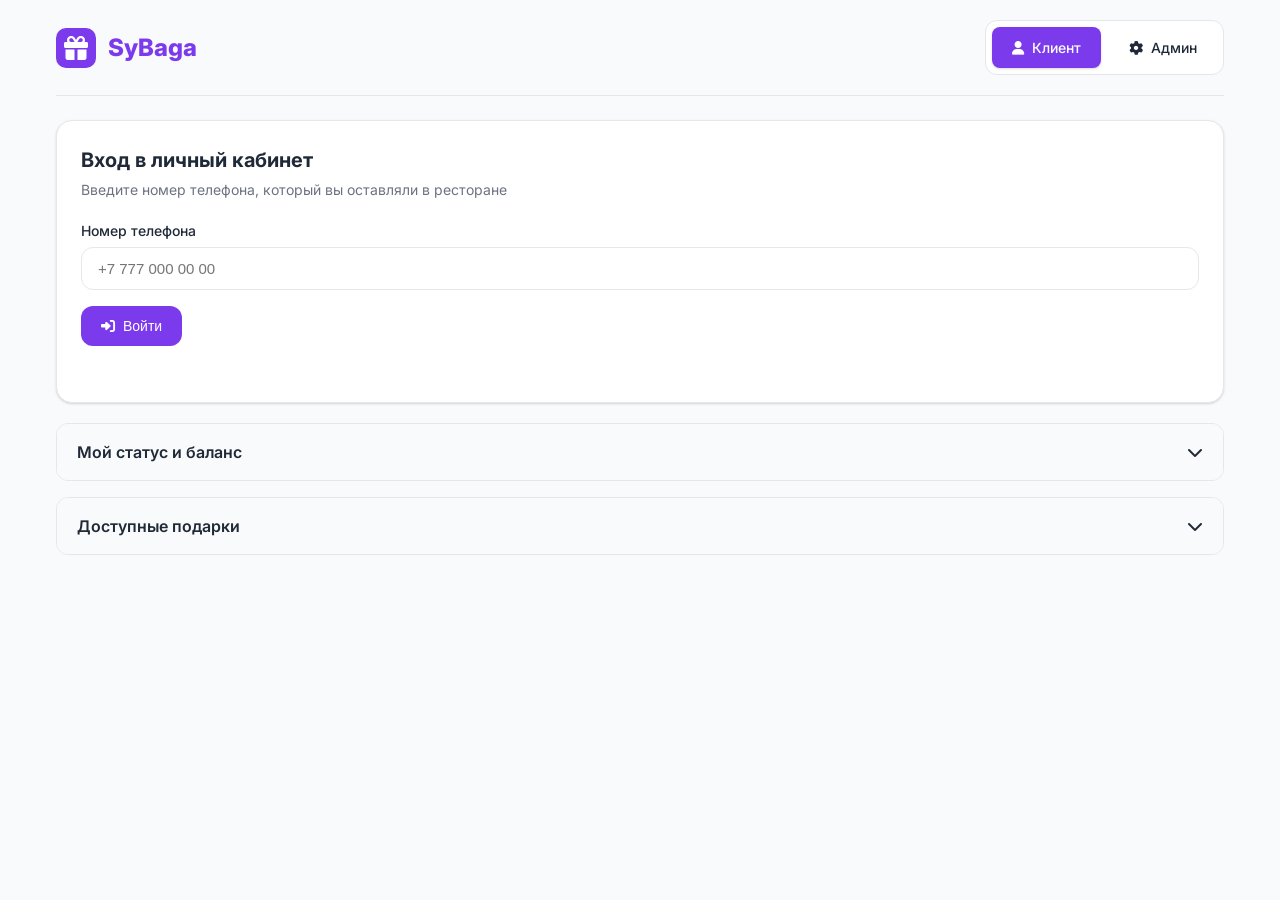
<file: chat1.html>
<!DOCTYPE html>
<html lang="ru">
<head>
  <meta charset="UTF-8"/>
  <meta name="viewport" content="width=device-width, initial-scale=1"/>
  <title>SyBaga — бонусная платформа ресторана</title>
  <link rel="preconnect" href="https://fonts.googleapis.com">
  <link rel="preconnect" href="https://fonts.gstatic.com" crossorigin>
  <link href="https://fonts.googleapis.com/css2?family=Inter:wght@300;400;500;600;700;800&display=swap" rel="stylesheet">
  <link rel="stylesheet" href="https://cdnjs.cloudflare.com/ajax/libs/font-awesome/6.4.0/css/all.min.css">
  <style>
    :root {
      --primary: #7c3aed;
      --primary-dark: #6d28d9;
      --primary-light: #8b5cf6;
      --primary-bg: #f5f3ff;
      --secondary: #10b981;
      --secondary-dark: #059669;
      --accent: #f59e0b;
      --danger: #ef4444;
      --danger-dark: #dc2626;
      --text: #1f2937;
      --text-light: #6b7280;
      --text-lighter: #9ca3af;
      --bg: #f9fafb;
      --bg-card: #ffffff;
      --border: #e5e7eb;
      --border-light: #f3f4f6;
      --shadow: 0 1px 3px 0 rgba(0, 0, 0, 0.1), 0 1px 2px 0 rgba(0, 0, 0, 0.06);
      --shadow-lg: 0 10px 15px -3px rgba(0, 0, 0, 0.1), 0 4px 6px -2px rgba(0, 0, 0, 0.05);
      --radius: 12px;
      --radius-lg: 16px;
      --radius-xl: 20px;
    }

    * {
      box-sizing: border-box;
      margin: 0;
      padding: 0;
    }

    body {
      min-height: 100vh;
      font-family: 'Inter', system-ui, -apple-system, BlinkMacSystemFont, "Segoe UI", sans-serif;
      background: var(--bg);
      color: var(--text);
      line-height: 1.5;
    }

    /* Layout */
    .app-container {
      max-width: 1200px;
      margin: 0 auto;
      padding: 0 16px;
    }

    .app-header {
      display: flex;
      align-items: center;
      justify-content: space-between;
      padding: 20px 0;
      margin-bottom: 24px;
      border-bottom: 1px solid var(--border);
    }

    .logo {
      display: flex;
      align-items: center;
      gap: 12px;
      font-weight: 800;
      font-size: 24px;
      color: var(--primary);
    }

    .logo-icon {
      background: var(--primary);
      color: white;
      width: 40px;
      height: 40px;
      border-radius: 10px;
      display: flex;
      align-items: center;
      justify-content: center;
    }

    .view-tabs {
      display: flex;
      gap: 8px;
      background: var(--bg-card);
      padding: 6px;
      border-radius: var(--radius);
      border: 1px solid var(--border);
    }

    .view-tab {
      padding: 10px 20px;
      border-radius: 8px;
      cursor: pointer;
      font-weight: 500;
      font-size: 14px;
      transition: all 0.2s;
      display: flex;
      align-items: center;
      gap: 8px;
    }

    .view-tab.active {
      background: var(--primary);
      color: white;
      box-shadow: var(--shadow);
    }

    .page {
      display: none;
    }

    .page.active {
      display: block;
    }

    /* Cards */
    .card {
      background: var(--bg-card);
      border-radius: var(--radius-lg);
      padding: 24px;
      box-shadow: var(--shadow);
      border: 1px solid var(--border);
      margin-bottom: 20px;
    }

    .card-header {
      display: flex;
      align-items: center;
      justify-content: space-between;
      margin-bottom: 20px;
    }

    .card-title {
      font-size: 20px;
      font-weight: 700;
      color: var(--text);
    }

    .card-subtitle {
      font-size: 14px;
      color: var(--text-light);
      margin-top: 4px;
    }

    /* Forms */
    .form-group {
      margin-bottom: 16px;
    }

    .form-label {
      display: block;
      font-size: 14px;
      font-weight: 500;
      margin-bottom: 6px;
      color: var(--text);
    }

    .form-input {
      width: 100%;
      padding: 12px 16px;
      border-radius: var(--radius);
      border: 1px solid var(--border);
      font-size: 15px;
      transition: all 0.2s;
      background: var(--bg-card);
    }

    .form-input:focus {
      outline: none;
      border-color: var(--primary);
      box-shadow: 0 0 0 3px rgba(124, 58, 237, 0.1);
    }

    /* Buttons */
    .btn {
      display: inline-flex;
      align-items: center;
      justify-content: center;
      padding: 12px 20px;
      border-radius: var(--radius);
      font-size: 14px;
      font-weight: 500;
      cursor: pointer;
      transition: all 0.2s;
      border: none;
      gap: 8px;
    }

    .btn-primary {
      background: var(--primary);
      color: white;
    }

    .btn-primary:hover {
      background: var(--primary-dark);
    }

    .btn-secondary {
      background: var(--secondary);
      color: white;
    }

    .btn-secondary:hover {
      background: var(--secondary-dark);
    }

    .btn-outline {
      background: transparent;
      color: var(--text);
      border: 1px solid var(--border);
    }

    .btn-outline:hover {
      background: var(--bg);
    }

    .btn-danger {
      background: var(--danger);
      color: white;
    }

    .btn-danger:hover {
      background: var(--danger-dark);
    }

    .btn-sm {
      padding: 8px 14px;
      font-size: 13px;
    }

    /* Toast */
    .toast {
      margin-top: 12px;
      padding: 10px 14px;
      border-radius: var(--radius);
      font-size: 14px;
      display: flex;
      align-items: center;
      gap: 8px;
    }

    .toast-success {
      background: #ecfdf5;
      color: var(--secondary-dark);
      border: 1px solid #a7f3d0;
    }

    .toast-error {
      background: #fef2f2;
      color: var(--danger-dark);
      border: 1px solid #fecaca;
    }

    /* Status badges */
    .status-badge {
      display: inline-flex;
      align-items: center;
      gap: 6px;
      padding: 6px 12px;
      border-radius: 20px;
      font-size: 13px;
      font-weight: 500;
    }

    .status-primary {
      background: var(--primary-bg);
      color: var(--primary);
    }

    .status-success {
      background: #ecfdf5;
      color: var(--secondary);
    }

    .status-warning {
      background: #fffbeb;
      color: var(--accent);
    }

    /* Grid */
    .grid-2 {
      display: grid;
      grid-template-columns: 1fr 1fr;
      gap: 20px;
    }

    .grid-3 {
      display: grid;
      grid-template-columns: repeat(3, 1fr);
      gap: 20px;
    }

    .grid-4 {
      display: grid;
      grid-template-columns: repeat(4, 1fr);
      gap: 20px;
    }

    @media (max-width: 900px) {
      .grid-2, .grid-3, .grid-4 {
        grid-template-columns: 1fr;
      }
    }

    /* User info cards */
    .user-info-grid {
      display: grid;
      grid-template-columns: repeat(auto-fill, minmax(200px, 1fr));
      gap: 16px;
    }

    .info-card {
      background: var(--bg);
      border-radius: var(--radius);
      padding: 16px;
      border: 1px solid var(--border-light);
    }

    .info-label {
      font-size: 13px;
      color: var(--text-light);
      margin-bottom: 4px;
    }

    .info-value {
      font-size: 18px;
      font-weight: 700;
      color: var(--text);
    }

    /* Gift cards */
    .gift-grid {
      display: grid;
      grid-template-columns: repeat(auto-fill, minmax(280px, 1fr));
      gap: 20px;
    }

    .gift-card {
      border-radius: var(--radius-lg);
      border: 1px solid var(--border);
      overflow: hidden;
      transition: all 0.3s;
      background: var(--bg-card);
    }

    .gift-card:hover {
      transform: translateY(-5px);
      box-shadow: var(--shadow-lg);
    }

    .gift-image {
      width: 100%;
      height: 160px;
      object-fit: cover;
      background: var(--bg);
    }

    .gift-content {
      padding: 16px;
    }

    .gift-title {
      font-size: 16px;
      font-weight: 600;
      margin-bottom: 8px;
    }

    .gift-price {
      font-size: 14px;
      color: var(--text-light);
      margin-bottom: 12px;
    }

    /* Admin Layout */
    .admin-layout {
      display: grid;
      grid-template-columns: 240px 1fr;
      gap: 24px;
    }

    @media (max-width: 900px) {
      .admin-layout {
        grid-template-columns: 1fr;
      }
    }

    .admin-sidebar {
      background: var(--bg-card);
      border-radius: var(--radius-lg);
      padding: 20px 0;
      box-shadow: var(--shadow);
      border: 1px solid var(--border);
      height: fit-content;
    }

    .sidebar-title {
      font-size: 14px;
      color: var(--text-light);
      margin-bottom: 12px;
      padding: 0 20px;
      font-weight: 600;
    }

    .nav-list {
      display: flex;
      flex-direction: column;
    }

    .nav-item {
      display: flex;
      align-items: center;
      justify-content: space-between;
      padding: 12px 20px;
      cursor: pointer;
      transition: all 0.2s;
      font-size: 14px;
      font-weight: 500;
    }

    .nav-item:hover {
      background: var(--bg);
    }

    .nav-item.active {
      background: var(--primary-bg);
      color: var(--primary);
      border-right: 3px solid var(--primary);
    }

    .nav-badge {
      background: var(--bg);
      color: var(--text-light);
      font-size: 11px;
      padding: 2px 6px;
      border-radius: 10px;
    }

    .nav-item.active .nav-badge {
      background: var(--primary);
      color: white;
    }

    /* KPI Cards */
    .kpi-grid {
      display: grid;
      grid-template-columns: repeat(auto-fill, minmax(200px, 1fr));
      gap: 16px;
    }

    .kpi-card {
      background: var(--bg-card);
      border-radius: var(--radius);
      padding: 20px;
      border: 1px solid var(--border);
    }

    .kpi-icon {
      width: 40px;
      height: 40px;
      border-radius: 10px;
      display: flex;
      align-items: center;
      justify-content: center;
      margin-bottom: 12px;
      font-size: 18px;
    }

    .kpi-icon.primary {
      background: var(--primary-bg);
      color: var(--primary);
    }

    .kpi-icon.success {
      background: #ecfdf5;
      color: var(--secondary);
    }

    .kpi-icon.warning {
      background: #fffbeb;
      color: var(--accent);
    }

    .kpi-label {
      font-size: 13px;
      color: var(--text-light);
      margin-bottom: 4px;
    }

    .kpi-value {
      font-size: 24px;
      font-weight: 700;
      color: var(--text);
    }

    /* Tables */
    .table-container {
      overflow-x: auto;
      border-radius: var(--radius);
      border: 1px solid var(--border);
    }

    table {
      width: 100%;
      border-collapse: collapse;
      font-size: 14px;
    }

    th, td {
      padding: 12px 16px;
      text-align: left;
      border-bottom: 1px solid var(--border);
    }

    th {
      background: var(--bg);
      font-weight: 600;
      color: var(--text-light);
      font-size: 13px;
    }

    tr:last-child td {
      border-bottom: none;
    }

    tr:hover {
      background: var(--bg);
    }

    /* Accordion */
    .accordion {
      border-radius: var(--radius);
      border: 1px solid var(--border);
      margin-bottom: 16px;
      overflow: hidden;
    }

    .accordion-header {
      padding: 16px 20px;
      background: var(--bg);
      cursor: pointer;
      display: flex;
      align-items: center;
      justify-content: space-between;
      font-weight: 600;
    }

    .accordion-header:hover {
      background: var(--border-light);
    }

    .accordion-icon {
      transition: transform 0.3s;
    }

    .accordion.open .accordion-icon {
      transform: rotate(180deg);
    }

    .accordion-body {
      padding: 20px;
      border-top: 1px solid var(--border);
      display: none;
    }

    .accordion.open .accordion-body {
      display: block;
    }

    /* Divider */
    .divider {
      height: 1px;
      background: var(--border);
      margin: 24px 0;
    }

    /* Section title */
    .section-title {
      font-size: 18px;
      font-weight: 600;
      margin-bottom: 16px;
      color: var(--text);
    }

    .pill {
      display:inline-flex;
      padding:4px 10px;
      border-radius:999px;
      font-size:11px;
      background:var(--bg);
      color:var(--text-light);
    }

    .clickable-row {
      padding: 8px 10px;
      border-radius: 10px;
      border: 1px solid var(--border);
      margin-bottom: 6px;
      display: flex;
      justify-content: space-between;
      align-items: center;
      cursor: pointer;
      font-size: 13px;
    }
    .clickable-row:hover {
      background: var(--bg);
    }
    .clickable-row.active {
      border-color: var(--primary);
      background: var(--primary-bg);
      color: var(--primary);
    }
  </style>
</head>
<body>
  <div class="app-container">
    <header class="app-header">
      <div class="logo">
        <div class="logo-icon">
          <i class="fas fa-gift"></i>
        </div>
        <span>SyBaga</span>
      </div>
      <div class="view-tabs">
        <div class="view-tab active" id="tab-client">
          <i class="fas fa-user"></i>
          <span>Клиент</span>
        </div>
        <div class="view-tab" id="tab-admin">
          <i class="fas fa-cog"></i>
          <span>Админ</span>
        </div>
      </div>
    </header>

    <!-- CLIENT SECTION -->
    <section class="page active" id="page-client">
      <div class="card">
        <div class="card-header">
          <div>
            <h2 class="card-title">Вход в личный кабинет</h2>
            <p class="card-subtitle">Введите номер телефона, который вы оставляли в ресторане</p>
          </div>
        </div>
        <div class="form-group">
          <label class="form-label">Номер телефона</label>
          <input type="text" class="form-input" id="user-phone" placeholder="+7 777 000 00 00">
        </div>
        <button class="btn btn-primary" id="btn-user-login">
          <i class="fas fa-sign-in-alt"></i>
          Войти
        </button>
        <div id="u-toast" class="toast"></div>
      </div>

      <div class="accordion" id="acc-status">
        <div class="accordion-header">
          <span>Мой статус и баланс</span>
          <i class="fas fa-chevron-down accordion-icon"></i>
        </div>
        <div class="accordion-body">
          <div id="user-info"></div>
        </div>
      </div>

      <div class="accordion" id="acc-gifts">
        <div class="accordion-header">
          <span>Доступные подарки</span>
          <i class="fas fa-chevron-down accordion-icon"></i>
        </div>
        <div class="accordion-body">
          <div id="user-gifts" class="gift-grid"></div>
        </div>
      </div>
    </section>

    <!-- ADMIN SECTION -->
    <section class="page" id="page-admin">
      <div class="card" id="admin-login-card">
        <div class="card-header">
          <div>
            <h2 class="card-title">Вход в админ-панель</h2>
            <p class="card-subtitle">Доступ только для сотрудников ресторана</p>
          </div>
          <div class="status-badge status-warning">
            <i class="fas fa-lock"></i>
            <span>Требуется авторизация</span>
          </div>
        </div>
        <div class="grid-2">
          <div class="form-group">
            <label class="form-label">Логин</label>
            <input type="text" class="form-input" id="adm-login" value="admin">
          </div>
          <div class="form-group">
            <label class="form-label">Пароль</label>
            <input type="password" class="form-input" id="adm-pass" value="admin123">
          </div>
        </div>
        <button class="btn btn-primary" id="btn-adm-login">
          <i class="fas fa-key"></i>
          Войти в админ-панель
        </button>
        <div id="a-toast" class="toast"></div>
      </div>

      <div class="admin-layout" id="admin-layout" style="display:none;">
        <aside class="admin-sidebar">
          <div class="sidebar-title">УПРАВЛЕНИЕ</div>
          <nav class="nav-list">
            <div class="nav-item active" data-page="admin-dashboard">
              <span>
                <i class="fas fa-tachometer-alt"></i>
                Дашборд
              </span>
              <span class="nav-badge">Обзор</span>
            </div>
            <div class="nav-item" data-page="admin-clients">
              <span>
                <i class="fas fa-users"></i>
                Клиенты
              </span>
              <span class="nav-badge">База</span>
            </div>
            <div class="nav-item" data-page="admin-gifts">
              <span>
                <i class="fas fa-gift"></i>
                Подарки
              </span>
              <span class="nav-badge">Каталог</span>
            </div>
            <div class="nav-item" data-page="admin-analytics">
              <span>
                <i class="fas fa-chart-bar"></i>
                Аналитика
              </span>
              <span class="nav-badge">Статистика</span>
            </div>
          </nav>
        </aside>

        <div>
          <!-- DASHBOARD -->
          <section class="card admin-subpage" id="admin-dashboard" style="display:block;">
            <div class="card-header">
              <div>
                <h2 class="card-title">Дашборд системы</h2>
                <p class="card-subtitle">Обзор активности клиентов и подарков</p>
              </div>
              <button class="btn btn-outline" id="btn-refresh-dashboard">
                <i class="fas fa-sync-alt"></i>
                Обновить
              </button>
            </div>
            <div class="kpi-grid" id="dash-kpis">
              <!-- заполняется из JS -->
            </div>
            <div class="divider"></div>
            <div style="display:flex;gap:12px;flex-wrap:wrap;">
              <button class="btn btn-primary" id="btn-go-clients">
                <i class="fas fa-users"></i>
                Управление клиентами
              </button>
              <button class="btn btn-outline" id="btn-go-gifts">
                <i class="fas fa-gift"></i>
                Каталог подарков
              </button>
              <button class="btn btn-outline" id="btn-go-analytics">
                <i class="fas fa-chart-bar"></i>
                Аналитика и отчеты
              </button>
            </div>
          </section>

          <!-- CLIENTS -->
          <section class="card admin-subpage" id="admin-clients" style="display:none;">
            <div class="card-header">
              <div>
                <h2 class="card-title">Управление клиентами</h2>
                <p class="card-subtitle">Создание клиентов, поиск и управление чеками</p>
              </div>
            </div>

            <div class="grid-2">
              <div>
                <h3 class="section-title">Новый клиент</h3>
                <div class="form-group">
                  <label class="form-label">Имя</label>
                  <input type="text" class="form-input" id="new-name">
                </div>
                <div class="form-group">
                  <label class="form-label">Телефон</label>
                  <input type="text" class="form-input" id="new-phone" placeholder="+7 777 000 00 00">
                </div>
                <button class="btn btn-primary" id="btn-add-user">
                  <i class="fas fa-user-plus"></i>
                  Создать клиента
                </button>
              </div>

              <div>
                <h3 class="section-title">Поиск клиентов</h3>
                <div class="form-group">
                  <label class="form-label">Имя или телефон</label>
                  <input type="text" class="form-input" id="users-q" placeholder="например, Айжан или +7777...">
                </div>
                <div id="users-list" style="max-height:300px;overflow:auto;"></div>
              </div>
            </div>

            <div class="divider"></div>

            <div class="grid-2">
              <div>
                <h3 class="section-title">Профиль клиента</h3>
                <div id="client-profile"></div>
              </div>
              <div>
                <h3 class="section-title">Чеки клиента</h3>
                <div class="form-group">
                  <label class="form-label">Добавить чек</label>
                  <div class="grid-2" style="gap:12px;">
                    <input type="number" class="form-input" id="bill-sum" placeholder="Сумма, тг">
                    <button class="btn btn-primary" id="btn-add-bill">
                      <i class="fas fa-plus"></i>
                      Добавить
                    </button>
                  </div>
                </div>
                <p class="card-subtitle">Телефон берется из выбранного клиента</p>
                <div id="bills-list" style="margin-top:16px;max-height:240px;overflow:auto;"></div>
              </div>
            </div>
          </section>

          <!-- GIFTS -->
          <section class="card admin-subpage" id="admin-gifts" style="display:none;">
            <div class="card-header">
              <div>
                <h2 class="card-title">Каталог подарков</h2>
                <p class="card-subtitle">Управление подарками и их выдачей</p>
              </div>
            </div>

            <div class="grid-2">
              <div>
                <h3 class="section-title">Создать / обновить подарок</h3>
                <div class="form-group">
                  <label class="form-label">Название</label>
                  <input type="text" class="form-input" id="g-name">
                </div>
                <div class="form-group">
                  <label class="form-label">Цена (минимальная сумма чека)</label>
                  <input type="number" class="form-input" id="g-price">
                </div>
                <div class="form-group">
                  <label class="form-label">Фото (URL или data URI)</label>
                  <input type="text" class="form-input" id="g-photo" placeholder="https://... или data:image/...">
                </div>
                <button class="btn btn-primary" id="btn-g-create">
                  <i class="fas fa-plus-circle"></i>
                  Сохранить подарок
                </button>
              </div>
              <div>
                <h3 class="section-title">Выдать подарок</h3>
                <div class="form-group">
                  <label class="form-label">Телефон клиента</label>
                  <input type="text" class="form-input" id="r-phone" placeholder="+7...">
                </div>
                <div class="form-group">
                  <label class="form-label">Название подарка</label>
                  <input type="text" class="form-input" id="r-gift" placeholder="Тот же текст, что в названии">
                </div>
                <button class="btn btn-danger" id="btn-redeem-admin">
                  <i class="fas fa-gift"></i>
                  Выдать подарок клиенту
                </button>
                <p class="card-subtitle">Бонусы списываются по цене подарка</p>
              </div>
            </div>

            <div class="divider"></div>

            <h3 class="section-title">Все подарки</h3>
            <div id="gifts-admin" class="gift-grid"></div>
          </section>

          <!-- ANALYTICS -->
          <section class="card admin-subpage" id="admin-analytics" style="display:none;">
            <div class="card-header">
              <div>
                <h2 class="card-title">Аналитика и отчеты</h2>
                <p class="card-subtitle">Статистика по клиентам, оборотам и подаркам</p>
              </div>
            </div>

            <div style="display:flex;gap:12px;flex-wrap:wrap;margin-bottom:20px;">
              <button class="btn btn-primary" id="btn-analytics">
                <i class="fas fa-calculator"></i>
                Пересчитать аналитику
              </button>
              <button class="btn btn-outline" id="btn-export-users">
                <i class="fas fa-file-export"></i>
                Экспорт клиентов
              </button>
              <button class="btn btn-outline" id="btn-export-bills">
                <i class="fas fa-file-export"></i>
                Экспорт чеков
              </button>
              <button class="btn btn-outline" id="btn-export-redeem">
                <i class="fas fa-file-export"></i>
                Экспорт выданных подарков
              </button>
            </div>

            <div class="kpi-grid" id="kpi"></div>

            <div class="divider"></div>

            <h3 class="section-title">Детальная статистика по клиентам</h3>
            <div id="analytics-table" class="table-container"></div>
          </section>
        </div>
      </div>
    </section>
  </div>

  <script>
    /* ========= CONFIG ========= */
    // ЗАМЕНИ на свой deployed Apps Script URL
    const API_BASE = 'https://script.google.com/macros/s/AKfycbx-20T9Op_Q5gSyD3ZluDikE5Xg62aLZnTmdsVHTEj-nzXXrl7EY1yA62nAf60IS6Wl/exec';

    /* ========= Helpers ========= */
    const $ = s => document.querySelector(s);
    const $$ = s => document.querySelectorAll(s);

    const el = (t,a={},c=[])=>{
      const n=document.createElement(t);
      for(const k in a){
        if(k==='class') n.className=a[k];
        else if(k==='html') n.innerHTML=a[k];
        else n.setAttribute(k,a[k]);
      }
      (Array.isArray(c)?c:[c]).filter(Boolean).forEach(x=>n.append(x));
      return n;
    };

    function normPhone(p){
      p = String(p || '').replace(/[^\d+]/g,'');
      if(p.startsWith('+7')) return p;
      if(p.startsWith('8') && p.length===11) return '+7'+p.slice(1);
      if(p.length===10) return '+7'+p;
      if(p.length===11 && p[0]==='7') return '+'+p;
      return p;
    }

    function toast(node,msg,ok=true){
      if(!node) return;
      node.className = 'toast ' + (ok?'toast-success':'toast-error');
      node.innerHTML = ok
        ? `<i class="fas fa-check-circle"></i> ${msg}`
        : `<i class="fas fa-exclamation-circle"></i> ${msg}`;
      setTimeout(()=>{ if(node.innerHTML.includes(msg)) node.innerHTML=''; },3000);
    }

    async function api(action, body={}, method='POST'){
      const params = new URLSearchParams({action, ...body});
      let res;
      if(method === 'GET'){
        res = await fetch(`${API_BASE}?${params.toString()}`, {method:'GET'});
      }else{
        res = await fetch(API_BASE, {
          method:'POST',
          headers:{'Content-Type':'application/x-www-form-urlencoded;charset=UTF-8'},
          body: params.toString()
        });
      }
      const data = await res.json().catch(()=>({ok:false,error:'JSON parse error'}));
      if(!data.ok){
        throw new Error(data.error || 'Ошибка запроса');
      }
      return data;
    }

    function formatMoney(x){
      x = Number(x||0);
      return x.toLocaleString('ru-RU') + ' ₸';
    }

    function downloadCSV(filename, csv){
      const blob = new Blob([csv], {type:'text/csv;charset=utf-8;'});
      const url = URL.createObjectURL(blob);
      const a = document.createElement('a');
      a.href = url;
      a.download = filename;
      document.body.appendChild(a);
      a.click();
      document.body.removeChild(a);
      URL.revokeObjectURL(url);
    }

    /* ========= GLOBAL STATE ========= */
    let CURRENT_USER_PHONE = null;
    let ADMIN_LOGGED = false;
    let ADMIN_CURRENT_PHONE = null;

    /* ========= UI: tabs & accordion ========= */
    function initTabs(){
      const tabClient = $('#tab-client');
      const tabAdmin = $('#tab-admin');
      const pageClient = $('#page-client');
      const pageAdmin = $('#page-admin');

      tabClient.addEventListener('click', ()=>{
        tabClient.classList.add('active');
        tabAdmin.classList.remove('active');
        pageClient.classList.add('active');
        pageAdmin.classList.remove('active');
      });
      tabAdmin.addEventListener('click', ()=>{
        tabAdmin.classList.add('active');
        tabClient.classList.remove('active');
        pageAdmin.classList.add('active');
        pageClient.classList.remove('active');
      });
    }

    function initAccordions(){
      $$('.accordion').forEach(acc=>{
        const header = acc.querySelector('.accordion-header');
        header.addEventListener('click', ()=>{
          acc.classList.toggle('open');
        });
      });
    }

    function switchAdminSubpage(id){
      $$('.admin-subpage').forEach(p=>p.style.display='none');
      const page = document.getElementById(id);
      if(page) page.style.display='block';

      $$('.nav-item').forEach(i=>i.classList.remove('active'));
      $(`.nav-item[data-page="${id}"]`)?.classList.add('active');
    }

    function initAdminNav(){
      $$('.nav-item').forEach(item=>{
        item.addEventListener('click', ()=>{
          const pageId = item.getAttribute('data-page');
          switchAdminSubpage(pageId);
          if(pageId==='admin-dashboard') loadDashboard();
          if(pageId==='admin-gifts') loadGiftsAdmin();
          if(pageId==='admin-analytics') loadAnalyticsPage();
        });
      });

      $('#btn-go-clients').addEventListener('click', ()=>switchAdminSubpage('admin-clients'));
      $('#btn-go-gifts').addEventListener('click', ()=>{
        switchAdminSubpage('admin-gifts');
        loadGiftsAdmin();
      });
      $('#btn-go-analytics').addEventListener('click', ()=>{
        switchAdminSubpage('admin-analytics');
        loadAnalyticsPage();
      });
    }

    /* ========= CLIENT LOGIC ========= */
    async function loadUserProfile(phone){
      const res = await api('users_me',{phone});
      const u = res.user;
      const box = $('#user-info');
      box.innerHTML = '';
      const grid = el('div',{class:'user-info-grid'});
      grid.append(
        el('div',{class:'info-card'},[
          el('div',{class:'info-label',html:'Имя клиента'}),
          el('div',{class:'info-value',html:u.name || '-'}),
          el('div',{class:'card-subtitle',html:u.phone})
        ]),
        el('div',{class:'info-card'},[
          el('div',{class:'info-label',html:'Накоплено всего'}),
          el('div',{class:'info-value',html:formatMoney(u.lifetime_sum)}),
          el('div',{class:'card-subtitle',html:'Сумма всех чеков'})
        ]),
        el('div',{class:'info-card'},[
          el('div',{class:'info-label',html:'Доступный баланс'}),
          el('div',{class:'info-value',html:formatMoney(u.balance)}),
          el('div',{class:'card-subtitle',html:'Можно потратить на подарки'})
        ]),
        el('div',{class:'info-card'},[
          el('div',{class:'info-label',html:'Полученные подарки'}),
          el('div',{class:'info-value',html:u.gifts_got && u.gifts_got.length ? u.gifts_got.join(', ') : '—'})
        ])
      );
      box.append(grid);
      return u;
    }

    async function loadGiftsForUser(phone){
      const prof = (await api('users_me',{phone})).user;
      const res = await api('gifts_list',{});
      const gifts = res.gifts || [];
      const container = $('#user-gifts');
      container.innerHTML = '';

      if(!gifts.length){
        container.innerHTML = '<p class="card-subtitle">Пока нет доступных подарков.</p>';
        return;
      }

      gifts.forEach(g=>{
        const can = prof.balance >= Number(g.price||0);
        const card = el('div',{class:'gift-card'});
        const img = el('img',{
          class:'gift-image',
          src: g.photo || 'https://via.placeholder.com/400x300?text=Gift'
        });

        const btn = el('button',{
          class:'btn btn-secondary btn-sm'
        },[
          el('i',{class:'fas fa-gift'}),
          document.createTextNode('Получить')
        ]);
        btn.disabled = !can;
        if(!can){
          btn.classList.add('btn-outline');
          btn.classList.remove('btn-secondary');
        }

        btn.addEventListener('click', async ()=>{
          if(!CURRENT_USER_PHONE) return;
          try{
            await api('redeem',{phone:CURRENT_USER_PHONE,giftName:g.name,actor:'self'});
            toast($('#u-toast'),'Подарок выдан, баланс обновлен',true);
            await loadUserProfile(CURRENT_USER_PHONE);
            await loadGiftsForUser(CURRENT_USER_PHONE);
          }catch(err){
            toast($('#u-toast'),err.message || 'Ошибка при выдаче подарка',false);
          }
        });

        const content = el('div',{class:'gift-content'},[
          el('div',{class:'gift-title',html:g.name}),
          el('div',{class:'gift-price',html:`Минимальный чек: ${formatMoney(g.price)}`}),
          el('div',{class:'card-subtitle',html:`Уже получили: ${g.user_got ? g.user_got.split(',').filter(Boolean).length : 0}`}),
          el('div',{style:'margin-top:12px;'},[btn])
        ]);

        card.append(img,content);
        container.append(card);
      });
    }

    function initClient(){
      $('#btn-user-login').addEventListener('click', async ()=>{
        const raw = $('#user-phone').value.trim();
        const phone = normPhone(raw);
        if(!phone){
          toast($('#u-toast'),'Введите корректный номер телефона',false);
          return;
        }
        try{
          // Проверим, что клиент есть и сразу вытянем профиль
          await api('auth_user',{phone});
          CURRENT_USER_PHONE = phone;
          await loadUserProfile(phone);
          await loadGiftsForUser(phone);
          toast($('#u-toast'),'Вы успешно вошли',true);
        }catch(err){
          toast($('#u-toast'),err.message || 'Клиент не найден',false);
        }
      });
    }

    /* ========= ADMIN: AUTH ========= */
    function initAdminAuth(){
      $('#btn-adm-login').addEventListener('click', async ()=>{
        const login = $('#adm-login').value.trim();
        const pass = $('#adm-pass').value.trim();
        try{
          await api('auth_admin',{login,password:pass});
          ADMIN_LOGGED = true;
          $('#admin-login-card').style.display = 'none';
          $('#admin-layout').style.display = 'grid';
          toast($('#a-toast'),'Вход выполнен',true);
          loadDashboard();
        }catch(err){
          toast($('#a-toast'),err.message || 'Ошибка авторизации',false);
        }
      });
    }

    /* ========= ADMIN: DASHBOARD / ANALYTICS ========= */
    function parseAnalyticsCSV(csv){
      const lines = csv.split(/\r?\n/).filter(l=>l.trim().length>0);
      if(lines.length<=1) return [];
      const header = lines[0].split(',');
      const rows = [];
      for(let i=1;i<lines.length;i++){
        const row = lines[i];
        const parts = row.split(',');
        if(parts.length<3) continue;
        const name = parts[0];
        const phone = parts[1];
        const sum = Number(parts[2] || 0);
        const gifts = parts.slice(3).join(',').trim();
        rows.push({name,phone,sum_bill:sum,gifts});
      }
      return rows;
    }

    async function loadDashboard(){
      try{
        const rebuild = await api('analytics_rebuild',{});
        // analytics sheet already built
        const a = await api('export_csv',{kind:'analytics'});
        const rows = parseAnalyticsCSV(a.csv);
        const totalClients = rows.length;
        const totalSum = rows.reduce((acc,r)=>acc + (Number(r.sum_bill)||0),0);
        let totalGifts = 0;
        rows.forEach(r=>{
          if(r.gifts){
            totalGifts += r.gifts.split(',').map(x=>x.trim()).filter(Boolean).length;
          }
        });
        let topClient = null;
        rows.forEach(r=>{
          if(!topClient || (Number(r.sum_bill)||0) > (Number(topClient.sum_bill)||0)){
            topClient = r;
          }
        });

        const box = $('#dash-kpis');
        box.innerHTML = '';
        box.append(
          el('div',{class:'kpi-card'},[
            el('div',{class:'kpi-icon primary'},[el('i',{class:'fas fa-money-bill-wave'})]),
            el('div',{class:'kpi-label',html:'Общий оборот по чекам'}),
            el('div',{class:'kpi-value',html:formatMoney(totalSum)})
          ]),
          el('div',{class:'kpi-card'},[
            el('div',{class:'kpi-icon success'},[el('i',{class:'fas fa-users'})]),
            el('div',{class:'kpi-label',html:'Всего клиентов'}),
            el('div',{class:'kpi-value',html:String(totalClients)})
          ]),
          el('div',{class:'kpi-card'},[
            el('div',{class:'kpi-icon warning'},[el('i',{class:'fas fa-gift'})]),
            el('div',{class:'kpi-label',html:'Выдано подарков'}),
            el('div',{class:'kpi-value',html:String(totalGifts)})
          ])
        );
        if(topClient){
          box.append(
            el('div',{class:'kpi-card'},[
              el('div',{class:'kpi-icon primary'},[el('i',{class:'fas fa-crown'})]),
              el('div',{class:'kpi-label',html:'Топ клиент'}),
              el('div',{class:'kpi-value',html:topClient.name || '-' }),
              el('div',{class:'card-subtitle',html:`${topClient.phone} · ${formatMoney(topClient.sum_bill)}`})
            ])
          );
        }
      }catch(err){
        toast($('#a-toast'),err.message || 'Ошибка дашборда',false);
      }
    }

    async function loadAnalyticsPage(){
      try{
        const res = await api('export_csv',{kind:'analytics'});
        const rows = parseAnalyticsCSV(res.csv);
        const kpiBox = $('#kpi');
        kpiBox.innerHTML = '';
        const totalClients = rows.length;
        const totalSum = rows.reduce((acc,r)=>acc + (Number(r.sum_bill)||0),0);
        let withGifts = 0;
        rows.forEach(r=>{
          if(r.gifts && r.gifts.trim().length>0) withGifts++;
        });
        kpiBox.append(
          el('div',{class:'kpi-card'},[
            el('div',{class:'kpi-icon primary'},[el('i',{class:'fas fa-users'})]),
            el('div',{class:'kpi-label',html:'Клиенты'}),
            el('div',{class:'kpi-value',html:String(totalClients)})
          ]),
          el('div',{class:'kpi-card'},[
            el('div',{class:'kpi-icon success'},[el('i',{class:'fas fa-coins'})]),
            el('div',{class:'kpi-label',html:'Сумма чеков'}),
            el('div',{class:'kpi-value',html:formatMoney(totalSum)})
          ]),
          el('div',{class:'kpi-card'},[
            el('div',{class:'kpi-icon warning'},[el('i',{class:'fas fa-gift'})]),
            el('div',{class:'kpi-label',html:'Клиентов с подарками'}),
            el('div',{class:'kpi-value',html:String(withGifts)})
          ])
        );

        const tableWrap = $('#analytics-table');
        if(!rows.length){
          tableWrap.innerHTML = '<p class="card-subtitle">Пока нет данных аналитики.</p>';
          return;
        }
        const table = el('table');
        const thead = el('thead',{},[
          el('tr',{},[
            el('th',{html:'Имя'}),
            el('th',{html:'Телефон'}),
            el('th',{html:'Сумма чеков'}),
            el('th',{html:'Подарки'})
          ])
        ]);
        const tbody = el('tbody');
        rows.forEach(r=>{
          tbody.append(
            el('tr',{},[
              el('td',{html:r.name}),
              el('td',{html:r.phone}),
              el('td',{html:formatMoney(r.sum_bill)}),
              el('td',{html:r.gifts || '—'})
            ])
          );
        });
        table.append(thead,tbody);
        tableWrap.innerHTML = '';
        tableWrap.append(table);
      }catch(err){
        toast($('#a-toast'),err.message || 'Ошибка аналитики',false);
      }
    }

    function initAnalyticsButtons(){
      $('#btn-analytics').addEventListener('click', async ()=>{
        try{
          await api('analytics_rebuild',{});
          toast($('#a-toast'),'Аналитика пересчитана',true);
          await loadAnalyticsPage();
        }catch(err){
          toast($('#a-toast'),err.message || 'Ошибка пересчёта аналитики',false);
        }
      });

      $('#btn-export-users').addEventListener('click', async ()=>{
        try{
          const res = await api('export_csv',{kind:'users'});
          downloadCSV('users.csv', res.csv);
        }catch(err){
          toast($('#a-toast'),err.message || 'Ошибка экспорта',false);
        }
      });

      $('#btn-export-bills').addEventListener('click', async ()=>{
        try{
          const res = await api('export_csv',{kind:'bills'});
          downloadCSV('bills.csv', res.csv);
        }catch(err){
          toast($('#a-toast'),err.message || 'Ошибка экспорта',false);
        }
      });

      $('#btn-export-redeem').addEventListener('click', async ()=>{
        try{
          const res = await api('export_csv',{kind:'redeem_log'});
          downloadCSV('redeem_log.csv', res.csv);
        }catch(err){
          toast($('#a-toast'),err.message || 'Ошибка экспорта',false);
        }
      });

      $('#btn-refresh-dashboard').addEventListener('click', loadDashboard);
    }

    /* ========= ADMIN: CLIENTS ========= */
    async function loadUsersList(query){
      try{
        const res = await api('users_list',{query:query || ''});
        const list = res.users || [];
        const box = $('#users-list');
        box.innerHTML = '';
        if(!list.length){
          box.innerHTML = '<p class="card-subtitle">Клиенты не найдены.</p>';
          return;
        }
        list.forEach(u=>{
          const row = el('div',{class:'clickable-row'},[
            el('div',{html:`<strong>${u.name || '-'}</strong><br><span style="font-size:12px;color:var(--text-light);">${u.phone}</span>`}),
            el('div',{class:'pill',html:u.gift ? 'последний подарок: '+u.gift : 'без подарка'})
          ]);
          row.addEventListener('click', ()=>{
            ADMIN_CURRENT_PHONE = u.phone;
            $$('#users-list .clickable-row').forEach(r=>r.classList.remove('active'));
            row.classList.add('active');
            loadClientProfileAdmin(u.phone);
            loadClientBillsAdmin(u.phone);
          });
          box.append(row);
        });
      }catch(err){
        toast($('#a-toast'),err.message || 'Ошибка загрузки клиентов',false);
      }
    }

    async function loadClientProfileAdmin(phone){
      try{
        const res = await api('users_me',{phone});
        const u = res.user;
        const box = $('#client-profile');
        box.innerHTML = '';
        const grid = el('div',{class:'user-info-grid'});
        grid.append(
          el('div',{class:'info-card'},[
            el('div',{class:'info-label',html:'Имя'}),
            el('div',{class:'info-value',html:u.name}),
            el('div',{class:'card-subtitle',html:u.phone})
          ]),
          el('div',{class:'info-card'},[
            el('div',{class:'info-label',html:'Накоплено'}),
            el('div',{class:'info-value',html:formatMoney(u.lifetime_sum)})
          ]),
          el('div',{class:'info-card'},[
            el('div',{class:'info-label',html:'Баланс'}),
            el('div',{class:'info-value',html:formatMoney(u.balance)})
          ]),
          el('div',{class:'info-card'},[
            el('div',{class:'info-label',html:'Подарки'}),
            el('div',{class:'info-value',html:u.gifts_got && u.gifts_got.length ? u.gifts_got.join(', ') : '—'})
          ])
        );
        box.append(grid);
      }catch(err){
        toast($('#a-toast'),err.message || 'Ошибка профиля',false);
      }
    }

    async function loadClientBillsAdmin(phone){
      try{
        const res = await api('bills_list',{phone});
        const bills = res.bills || [];
        const box = $('#bills-list');
        box.innerHTML = '';
        if(!bills.length){
          box.innerHTML = '<p class="card-subtitle">Пока нет чеков.</p>';
          return;
        }
        const table = el('table');
        const thead = el('thead',{},[
          el('tr',{},[
            el('th',{html:'Дата'}),
            el('th',{html:'Телефон'}),
            el('th',{html:'Сумма'})
          ])
        ]);
        const tbody = el('tbody');
        bills.sort((a,b)=> new Date(b.date) - new Date(a.date));
        bills.forEach(b=>{
          tbody.append(
            el('tr',{},[
              el('td',{html:String(b.date)}),
              el('td',{html:b.phone}),
              el('td',{html:formatMoney(b.bill)})
            ])
          );
        });
        table.append(thead,tbody);
        box.append(table);
      }catch(err){
        toast($('#a-toast'),err.message || 'Ошибка чеков',false);
      }
    }

    function initClientsAdmin(){
      $('#btn-add-user').addEventListener('click', async ()=>{
        const name = $('#new-name').value.trim();
        const phone = normPhone($('#new-phone').value.trim());
        if(!name || !phone){
          toast($('#a-toast'),'Имя и телефон обязательны',false);
          return;
        }
        try{
          await api('users_create',{name,phone});
          toast($('#a-toast'),'Клиент создан',true);
          $('#new-name').value='';
          $('#new-phone').value='';
          await loadUsersList($('#users-q').value.trim());
        }catch(err){
          toast($('#a-toast'),err.message || 'Ошибка создания клиента',false);
        }
      });

      let usersSearchTimeout=null;
      $('#users-q').addEventListener('input', ()=>{
        clearTimeout(usersSearchTimeout);
        usersSearchTimeout = setTimeout(()=>{
          loadUsersList($('#users-q').value.trim());
        },300);
      });

      $('#btn-add-bill').addEventListener('click', async ()=>{
        if(!ADMIN_CURRENT_PHONE){
          toast($('#a-toast'),'Сначала выберите клиента',false);
          return;
        }
        const sum = Number($('#bill-sum').value);
        if(!(sum>0)){
          toast($('#a-toast'),'Введите сумму',false);
          return;
        }
        try{
          await api('bills_add',{phone:ADMIN_CURRENT_PHONE,bill:sum});
          $('#bill-sum').value='';
          toast($('#a-toast'),'Чек добавлен',true);
          await loadClientBillsAdmin(ADMIN_CURRENT_PHONE);
          await loadClientProfileAdmin(ADMIN_CURRENT_PHONE);
          await loadDashboard();
        }catch(err){
          toast($('#a-toast'),err.message || 'Ошибка добавления чека',false);
        }
      });
    }

    /* ========= ADMIN: GIFTS ========= */
    async function loadGiftsAdmin(){
      try{
        const res = await api('gifts_list',{});
        const gifts = res.gifts || [];
        const box = $('#gifts-admin');
        box.innerHTML = '';
        if(!gifts.length){
          box.innerHTML = '<p class="card-subtitle">Список подарков пуст.</p>';
          return;
        }
        gifts.forEach(g=>{
          const card = el('div',{class:'gift-card'});
          const img = el('img',{
            class:'gift-image',
            src: g.photo || 'https://via.placeholder.com/400x300?text=Gift'
          });
          const gotCount = g.user_got ? g.user_got.split(',').filter(v=>v.trim().length>0).length : 0;
          const btnEdit = el('button',{class:'btn btn-outline btn-sm'},[
            el('i',{class:'fas fa-pen'}),
            document.createTextNode('Редактировать')
          ]);
          const btnDel = el('button',{class:'btn btn-danger btn-sm'},[
            el('i',{class:'fas fa-trash'}),
            document.createTextNode('Удалить')
          ]);

          btnEdit.addEventListener('click', ()=>{
            $('#g-name').value = g.name;
            $('#g-price').value = g.price || '';
            $('#g-photo').value = g.photo || '';
          });

          btnDel.addEventListener('click', async ()=>{
            if(!confirm(`Удалить подарок "${g.name}"?`)) return;
            try{
              await api('gifts_delete',{name:g.name});
              toast($('#a-toast'),'Подарок удалён',true);
              await loadGiftsAdmin();
            }catch(err){
              toast($('#a-toast'),err.message || 'Ошибка удаления подарка',false);
            }
          });

          const content = el('div',{class:'gift-content'},[
            el('div',{class:'gift-title',html:g.name}),
            el('div',{class:'gift-price',html:`Цена: ${formatMoney(g.price)}`}),
            el('div',{class:'card-subtitle',html:`Выдано: ${gotCount} клиентам`}),
            el('div',{style:'display:flex;gap:8px;margin-top:12px;flex-wrap:wrap;'},[
              btnEdit,
              btnDel
            ])
          ]);

          card.append(img,content);
          box.append(card);
        });
      }catch(err){
        toast($('#a-toast'),err.message || 'Ошибка загрузки подарков',false);
      }
    }

    function initGiftsAdmin(){
      $('#btn-g-create').addEventListener('click', async ()=>{
        const name = $('#g-name').value.trim();
        const price = Number($('#g-price').value || 0);
        const photo = $('#g-photo').value.trim();
        if(!name){
          toast($('#a-toast'),'Введите название подарка',false);
          return;
        }
        try{
          // Пытаемся обновить, если нет — создаём
          try{
            await api('gifts_update',{name,price,photo});
          }catch(err){
            if(String(err.message||'').includes('Сыйлық табылмады')){
              await api('gifts_create',{name,price,photo});
            }else{
              throw err;
            }
          }
          toast($('#a-toast'),'Подарок сохранён',true);
          await loadGiftsAdmin();
        }catch(err){
          toast($('#a-toast'),err.message || 'Ошибка сохранения подарка',false);
        }
      });

      $('#btn-redeem-admin').addEventListener('click', async ()=>{
        const phone = normPhone($('#r-phone').value.trim());
        const giftName = $('#r-gift').value.trim();
        if(!phone || !giftName){
          toast($('#a-toast'),'Телефон и подарок обязательны',false);
          return;
        }
        try{
          await api('redeem',{phone,giftName,actor:'admin'});
          toast($('#a-toast'),'Подарок выдан клиенту',true);
          $('#r-phone').value='';
          $('#r-gift').value='';
          await loadDashboard();
        }catch(err){
          toast($('#a-toast'),err.message || 'Ошибка выдачи подарка',false);
        }
      });
    }

    /* ========= INIT ========= */
    document.addEventListener('DOMContentLoaded', ()=>{
      initTabs();
      initAccordions();
      initClient();
      initAdminAuth();
      initAdminNav();
      initAnalyticsButtons();
      initClientsAdmin();
      initGiftsAdmin();
    });
  </script>
</body>
</html>
</file>
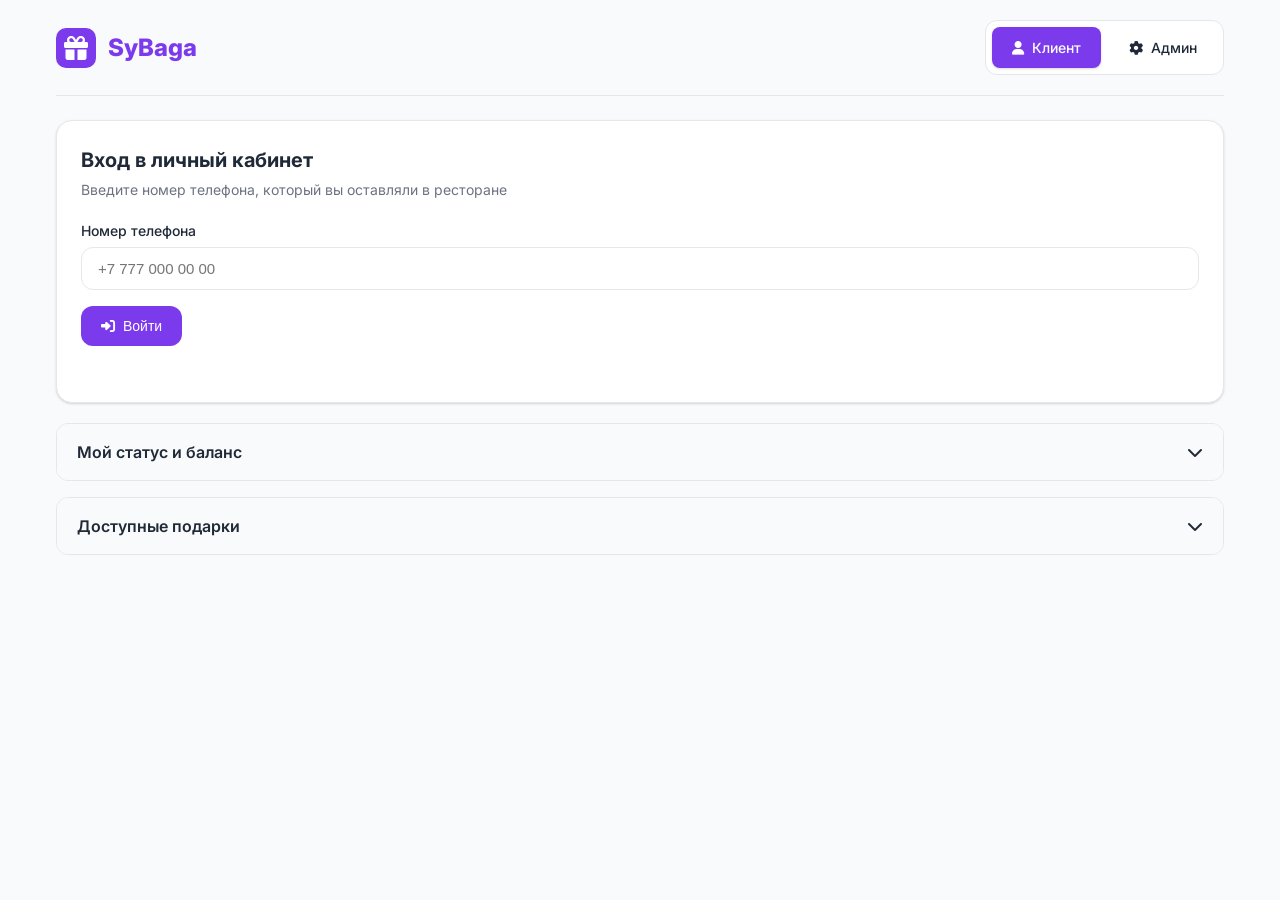
<file: chat2.html>
<!DOCTYPE html>
<html lang="ru">
<head>
  <meta charset="UTF-8"/>
  <meta name="viewport" content="width=device-width, initial-scale=1"/>
  <title>SyBaga — бонусная платформа ресторана</title>
  <link rel="preconnect" href="https://fonts.googleapis.com">
  <link rel="preconnect" href="https://fonts.gstatic.com" crossorigin>
  <link href="https://fonts.googleapis.com/css2?family=Inter:wght@300;400;500;600;700;800&display=swap" rel="stylesheet">
  <link rel="stylesheet" href="https://cdnjs.cloudflare.com/ajax/libs/font-awesome/6.4.0/css/all.min.css">
  <style>
    :root {
      --primary: #7c3aed;
      --primary-dark: #6d28d9;
      --primary-light: #8b5cf6;
      --primary-bg: #f5f3ff;
      --secondary: #10b981;
      --secondary-dark: #059669;
      --accent: #f59e0b;
      --danger: #ef4444;
      --danger-dark: #dc2626;
      --text: #1f2937;
      --text-light: #6b7280;
      --text-lighter: #9ca3af;
      --bg: #f9fafb;
      --bg-card: #ffffff;
      --border: #e5e7eb;
      --border-light: #f3f4f6;
      --shadow: 0 1px 3px 0 rgba(0, 0, 0, 0.1), 0 1px 2px 0 rgba(0, 0, 0, 0.06);
      --shadow-lg: 0 10px 15px -3px rgba(0, 0, 0, 0.1), 0 4px 6px -2px rgba(0, 0, 0, 0.05);
      --radius: 12px;
      --radius-lg: 16px;
      --radius-xl: 20px;
    }

    * {
      box-sizing: border-box;
      margin: 0;
      padding: 0;
    }

    body {
      min-height: 100vh;
      font-family: 'Inter', system-ui, -apple-system, BlinkMacSystemFont, "Segoe UI", sans-serif;
      background: var(--bg);
      color: var(--text);
      line-height: 1.5;
    }

    /* Layout */
    .app-container {
      max-width: 1200px;
      margin: 0 auto;
      padding: 0 16px;
    }

    .app-header {
      display: flex;
      align-items: center;
      justify-content: space-between;
      padding: 20px 0;
      margin-bottom: 24px;
      border-bottom: 1px solid var(--border);
    }

    .logo {
      display: flex;
      align-items: center;
      gap: 12px;
      font-weight: 800;
      font-size: 24px;
      color: var(--primary);
    }

    .logo-icon {
      background: var(--primary);
      color: white;
      width: 40px;
      height: 40px;
      border-radius: 10px;
      display: flex;
      align-items: center;
      justify-content: center;
    }

    .view-tabs {
      display: flex;
      gap: 8px;
      background: var(--bg-card);
      padding: 6px;
      border-radius: var(--radius);
      border: 1px solid var(--border);
    }

    .view-tab {
      padding: 10px 20px;
      border-radius: 8px;
      cursor: pointer;
      font-weight: 500;
      font-size: 14px;
      transition: all 0.2s;
      display: flex;
      align-items: center;
      gap: 8px;
    }

    .view-tab.active {
      background: var(--primary);
      color: white;
      box-shadow: var(--shadow);
    }

    .page {
      display: none;
    }

    .page.active {
      display: block;
    }

    /* Cards */
    .card {
      background: var(--bg-card);
      border-radius: var(--radius-lg);
      padding: 24px;
      box-shadow: var(--shadow);
      border: 1px solid var(--border);
      margin-bottom: 20px;
    }

    .card-header {
      display: flex;
      align-items: center;
      justify-content: space-between;
      margin-bottom: 20px;
    }

    .card-title {
      font-size: 20px;
      font-weight: 700;
      color: var(--text);
    }

    .card-subtitle {
      font-size: 14px;
      color: var(--text-light);
      margin-top: 4px;
    }

    /* Forms */
    .form-group {
      margin-bottom: 16px;
    }

    .form-label {
      display: block;
      font-size: 14px;
      font-weight: 500;
      margin-bottom: 6px;
      color: var(--text);
    }

    .form-input {
      width: 100%;
      padding: 12px 16px;
      border-radius: var(--radius);
      border: 1px solid var(--border);
      font-size: 15px;
      transition: all 0.2s;
      background: var(--bg-card);
    }

    .form-input:focus {
      outline: none;
      border-color: var(--primary);
      box-shadow: 0 0 0 3px rgba(124, 58, 237, 0.1);
    }

    /* Buttons */
    .btn {
      display: inline-flex;
      align-items: center;
      justify-content: center;
      padding: 12px 20px;
      border-radius: var(--radius);
      font-size: 14px;
      font-weight: 500;
      cursor: pointer;
      transition: all 0.2s;
      border: none;
      gap: 8px;
    }

    .btn-primary {
      background: var(--primary);
      color: white;
    }

    .btn-primary:hover {
      background: var(--primary-dark);
    }

    .btn-secondary {
      background: var(--secondary);
      color: white;
    }

    .btn-secondary:hover {
      background: var(--secondary-dark);
    }

    .btn-outline {
      background: transparent;
      color: var(--text);
      border: 1px solid var(--border);
    }

    .btn-outline:hover {
      background: var(--bg);
    }

    .btn-danger {
      background: var(--danger);
      color: white;
    }

    .btn-danger:hover {
      background: var(--danger-dark);
    }

    .btn-sm {
      padding: 8px 14px;
      font-size: 13px;
    }

    /* Toast */
    .toast {
      margin-top: 12px;
      padding: 10px 14px;
      border-radius: var(--radius);
      font-size: 14px;
      display: flex;
      align-items: center;
      gap: 8px;
    }

    .toast-success {
      background: #ecfdf5;
      color: var(--secondary-dark);
      border: 1px solid #a7f3d0;
    }

    .toast-error {
      background: #fef2f2;
      color: var(--danger-dark);
      border: 1px solid #fecaca;
    }

    /* Status badges */
    .status-badge {
      display: inline-flex;
      align-items: center;
      gap: 6px;
      padding: 6px 12px;
      border-radius: 20px;
      font-size: 13px;
      font-weight: 500;
    }

    .status-primary {
      background: var(--primary-bg);
      color: var(--primary);
    }

    .status-success {
      background: #ecfdf5;
      color: var(--secondary);
    }

    .status-warning {
      background: #fffbeb;
      color: var(--accent);
    }

    /* Grid */
    .grid-2 {
      display: grid;
      grid-template-columns: 1fr 1fr;
      gap: 20px;
    }

    .grid-3 {
      display: grid;
      grid-template-columns: repeat(3, 1fr);
      gap: 20px;
    }

    .grid-4 {
      display: grid;
      grid-template-columns: repeat(4, 1fr);
      gap: 20px;
    }

    @media (max-width: 900px) {
      .grid-2, .grid-3, .grid-4 {
        grid-template-columns: 1fr;
      }
    }

    /* User info cards */
    .user-info-grid {
      display: grid;
      grid-template-columns: repeat(auto-fill, minmax(200px, 1fr));
      gap: 16px;
    }

    .info-card {
      background: var(--bg);
      border-radius: var(--radius);
      padding: 16px;
      border: 1px solid var(--border-light);
    }

    .info-label {
      font-size: 13px;
      color: var(--text-light);
      margin-bottom: 4px;
    }

    .info-value {
      font-size: 18px;
      font-weight: 700;
      color: var(--text);
    }

    /* Gift cards */
    .gift-grid {
      display: grid;
      grid-template-columns: repeat(auto-fill, minmax(280px, 1fr));
      gap: 20px;
    }

    .gift-card {
      border-radius: var(--radius-lg);
      border: 1px solid var(--border);
      overflow: hidden;
      transition: all 0.3s;
      background: var(--bg-card);
    }

    .gift-card:hover {
      transform: translateY(-5px);
      box-shadow: var(--shadow-lg);
    }

    .gift-image {
      width: 100%;
      height: 160px;
      object-fit: cover;
      background: var(--bg);
    }

    .gift-content {
      padding: 16px;
    }

    .gift-title {
      font-size: 16px;
      font-weight: 600;
      margin-bottom: 8px;
    }

    .gift-price {
      font-size: 14px;
      color: var(--text-light);
      margin-bottom: 12px;
    }

    /* Admin Layout */
    .admin-layout {
      display: grid;
      grid-template-columns: 240px 1fr;
      gap: 24px;
    }

    @media (max-width: 900px) {
      .admin-layout {
        grid-template-columns: 1fr;
      }
    }

    .admin-sidebar {
      background: var(--bg-card);
      border-radius: var(--radius-lg);
      padding: 20px 0;
      box-shadow: var(--shadow);
      border: 1px solid var(--border);
      height: fit-content;
    }

    .sidebar-title {
      font-size: 14px;
      color: var(--text-light);
      margin-bottom: 12px;
      padding: 0 20px;
      font-weight: 600;
    }

    .nav-list {
      display: flex;
      flex-direction: column;
    }

    .nav-item {
      display: flex;
      align-items: center;
      justify-content: space-between;
      padding: 12px 20px;
      cursor: pointer;
      transition: all 0.2s;
      font-size: 14px;
      font-weight: 500;
    }

    .nav-item:hover {
      background: var(--bg);
    }

    .nav-item.active {
      background: var(--primary-bg);
      color: var(--primary);
      border-right: 3px solid var(--primary);
    }

    .nav-badge {
      background: var(--bg);
      color: var(--text-light);
      font-size: 11px;
      padding: 2px 6px;
      border-radius: 10px;
    }

    .nav-item.active .nav-badge {
      background: var(--primary);
      color: white;
    }

    /* KPI Cards */
    .kpi-grid {
      display: grid;
      grid-template-columns: repeat(auto-fill, minmax(200px, 1fr));
      gap: 16px;
    }

    .kpi-card {
      background: var(--bg-card);
      border-radius: var(--radius);
      padding: 20px;
      border: 1px solid var(--border);
    }

    .kpi-icon {
      width: 40px;
      height: 40px;
      border-radius: 10px;
      display: flex;
      align-items: center;
      justify-content: center;
      margin-bottom: 12px;
      font-size: 18px;
    }

    .kpi-icon.primary {
      background: var(--primary-bg);
      color: var(--primary);
    }

    .kpi-icon.success {
      background: #ecfdf5;
      color: var(--secondary);
    }

    .kpi-icon.warning {
      background: #fffbeb;
      color: var(--accent);
    }

    .kpi-label {
      font-size: 13px;
      color: var(--text-light);
      margin-bottom: 4px;
    }

    .kpi-value {
      font-size: 24px;
      font-weight: 700;
      color: var(--text);
    }

    /* Tables */
    .table-container {
      overflow-x: auto;
      border-radius: var(--radius);
      border: 1px solid var(--border);
    }

    table {
      width: 100%;
      border-collapse: collapse;
      font-size: 14px;
    }

    th, td {
      padding: 12px 16px;
      text-align: left;
      border-bottom: 1px solid var(--border);
    }

    th {
      background: var(--bg);
      font-weight: 600;
      color: var(--text-light);
      font-size: 13px;
    }

    tr:last-child td {
      border-bottom: none;
    }

    tr:hover {
      background: var(--bg);
    }

    /* Accordion */
    .accordion {
      border-radius: var(--radius);
      border: 1px solid var(--border);
      margin-bottom: 16px;
      overflow: hidden;
    }

    .accordion-header {
      padding: 16px 20px;
      background: var(--bg);
      cursor: pointer;
      display: flex;
      align-items: center;
      justify-content: space-between;
      font-weight: 600;
    }

    .accordion-header:hover {
      background: var(--border-light);
    }

    .accordion-icon {
      transition: transform 0.3s;
    }

    .accordion.open .accordion-icon {
      transform: rotate(180deg);
    }

    .accordion-body {
      padding: 20px;
      border-top: 1px solid var(--border);
      display: none;
    }

    .accordion.open .accordion-body {
      display: block;
    }

    /* Divider */
    .divider {
      height: 1px;
      background: var(--border);
      margin: 24px 0;
    }

    /* Section title */
    .section-title {
      font-size: 18px;
      font-weight: 600;
      margin-bottom: 16px;
      color: var(--text);
    }

    .pill {
      display:inline-flex;
      padding:4px 10px;
      border-radius:999px;
      font-size:11px;
      background:var(--bg);
      color:var(--text-light);
    }

    .clickable-row {
      padding: 8px 10px;
      border-radius: 10px;
      border: 1px solid var(--border);
      margin-bottom: 6px;
      display: flex;
      justify-content: space-between;
      align-items: center;
      cursor: pointer;
      font-size: 13px;
    }
    .clickable-row:hover {
      background: var(--bg);
    }
    .clickable-row.active {
      border-color: var(--primary);
      background: var(--primary-bg);
      color: var(--primary);
    }
  </style>
</head>
<body>
  <div class="app-container">
    <header class="app-header">
      <div class="logo">
        <div class="logo-icon">
          <i class="fas fa-gift"></i>
        </div>
        <span>SyBaga</span>
      </div>
      <div class="view-tabs">
        <div class="view-tab active" id="tab-client">
          <i class="fas fa-user"></i>
          <span>Клиент</span>
        </div>
        <div class="view-tab" id="tab-admin">
          <i class="fas fa-cog"></i>
          <span>Админ</span>
        </div>
      </div>
    </header>

    <!-- CLIENT SECTION -->
    <section class="page active" id="page-client">
      <div class="card">
        <div class="card-header">
          <div>
            <h2 class="card-title">Вход в личный кабинет</h2>
            <p class="card-subtitle">Введите номер телефона, который вы оставляли в ресторане</p>
          </div>
        </div>
        <div class="form-group">
          <label class="form-label">Номер телефона</label>
          <input type="text" class="form-input" id="user-phone" placeholder="+7 777 000 00 00">
        </div>
        <button class="btn btn-primary" id="btn-user-login">
          <i class="fas fa-sign-in-alt"></i>
          Войти
        </button>
        <div id="u-toast" class="toast"></div>
      </div>

      <div class="accordion" id="acc-status">
        <div class="accordion-header">
          <span>Мой статус и баланс</span>
          <i class="fas fa-chevron-down accordion-icon"></i>
        </div>
        <div class="accordion-body">
          <div id="user-info"></div>
        </div>
      </div>

      <div class="accordion" id="acc-gifts">
        <div class="accordion-header">
          <span>Доступные подарки</span>
          <i class="fas fa-chevron-down accordion-icon"></i>
        </div>
        <div class="accordion-body">
          <div id="user-gifts" class="gift-grid"></div>
        </div>
      </div>
    </section>

    <!-- ADMIN SECTION -->
    <section class="page" id="page-admin">
      <div class="card" id="admin-login-card">
        <div class="card-header">
          <div>
            <h2 class="card-title">Вход в админ-панель</h2>
            <p class="card-subtitle">Доступ только для сотрудников ресторана</p>
          </div>
          <div class="status-badge status-warning">
            <i class="fas fa-lock"></i>
            <span>Требуется авторизация</span>
          </div>
        </div>
        <div class="grid-2">
          <div class="form-group">
            <label class="form-label">Логин</label>
            <input type="text" class="form-input" id="adm-login" value="admin">
          </div>
          <div class="form-group">
            <label class="form-label">Пароль</label>
            <input type="password" class="form-input" id="adm-pass" value="admin123">
          </div>
        </div>
        <button class="btn btn-primary" id="btn-adm-login">
          <i class="fas fa-key"></i>
          Войти в админ-панель
        </button>
        <div id="a-toast" class="toast"></div>
      </div>

      <div class="admin-layout" id="admin-layout" style="display:none;">
        <aside class="admin-sidebar">
          <div class="sidebar-title">УПРАВЛЕНИЕ</div>
          <nav class="nav-list">
            <div class="nav-item active" data-page="admin-dashboard">
              <span>
                <i class="fas fa-tachometer-alt"></i>
                Дашборд
              </span>
              <span class="nav-badge">Обзор</span>
            </div>
            <div class="nav-item" data-page="admin-clients">
              <span>
                <i class="fas fa-users"></i>
                Клиенты
              </span>
              <span class="nav-badge">База</span>
            </div>
            <div class="nav-item" data-page="admin-gifts">
              <span>
                <i class="fas fa-gift"></i>
                Подарки
              </span>
              <span class="nav-badge">Каталог</span>
            </div>
            <div class="nav-item" data-page="admin-analytics">
              <span>
                <i class="fas fa-chart-bar"></i>
                Аналитика
              </span>
              <span class="nav-badge">Статистика</span>
            </div>
          </nav>
        </aside>

        <div>
          <!-- DASHBOARD -->
          <section class="card admin-subpage" id="admin-dashboard" style="display:block;">
            <div class="card-header">
              <div>
                <h2 class="card-title">Дашборд системы</h2>
                <p class="card-subtitle">Обзор активности клиентов и подарков</p>
              </div>
              <button class="btn btn-outline" id="btn-refresh-dashboard">
                <i class="fas fa-sync-alt"></i>
                Обновить
              </button>
            </div>
            <div class="kpi-grid" id="dash-kpis">
              <!-- заполняется из JS -->
            </div>
            <div class="divider"></div>
            <div style="display:flex;gap:12px;flex-wrap:wrap;">
              <button class="btn btn-primary" id="btn-go-clients">
                <i class="fas fa-users"></i>
                Управление клиентами
              </button>
              <button class="btn btn-outline" id="btn-go-gifts">
                <i class="fas fa-gift"></i>
                Каталог подарков
              </button>
              <button class="btn btn-outline" id="btn-go-analytics">
                <i class="fas fa-chart-bar"></i>
                Аналитика и отчеты
              </button>
            </div>
          </section>

          <!-- CLIENTS -->
          <section class="card admin-subpage" id="admin-clients" style="display:none;">
            <div class="card-header">
              <div>
                <h2 class="card-title">Управление клиентами</h2>
                <p class="card-subtitle">Создание клиентов, поиск и управление чеками</p>
              </div>
            </div>

            <div class="grid-2">
              <div>
                <h3 class="section-title">Новый клиент</h3>
                <div class="form-group">
                  <label class="form-label">Имя</label>
                  <input type="text" class="form-input" id="new-name">
                </div>
                <div class="form-group">
                  <label class="form-label">Телефон</label>
                  <input type="text" class="form-input" id="new-phone" placeholder="+7 777 000 00 00">
                </div>
                <button class="btn btn-primary" id="btn-add-user">
                  <i class="fas fa-user-plus"></i>
                  Создать клиента
                </button>
              </div>

              <div>
                <h3 class="section-title">Поиск клиентов</h3>
                <div class="form-group">
                  <label class="form-label">Имя или телефон</label>
                  <input type="text" class="form-input" id="users-q" placeholder="например, Айжан или +7777...">
                </div>
                <div id="users-list" style="max-height:300px;overflow:auto;"></div>
              </div>
            </div>

            <div class="divider"></div>

            <div class="grid-2">
              <div>
                <h3 class="section-title">Профиль клиента</h3>
                <div id="client-profile"></div>
              </div>
              <div>
                <h3 class="section-title">Чеки клиента</h3>
                <div class="form-group">
                  <label class="form-label">Добавить чек</label>
                  <div class="grid-2" style="gap:12px;">
                    <input type="number" class="form-input" id="bill-sum" placeholder="Сумма, тг">
                    <button class="btn btn-primary" id="btn-add-bill">
                      <i class="fas fa-plus"></i>
                      Добавить
                    </button>
                  </div>
                </div>
                <p class="card-subtitle">Телефон берется из выбранного клиента</p>
                <div id="bills-list" style="margin-top:16px;max-height:240px;overflow:auto;"></div>
              </div>
            </div>
          </section>

          <!-- GIFTS -->
          <section class="card admin-subpage" id="admin-gifts" style="display:none;">
            <div class="card-header">
              <div>
                <h2 class="card-title">Каталог подарков</h2>
                <p class="card-subtitle">Управление подарками и их выдачей</p>
              </div>
            </div>

            <div class="grid-2">
              <div>
                <h3 class="section-title">Создать / обновить подарок</h3>
                <div class="form-group">
                  <label class="form-label">Название</label>
                  <input type="text" class="form-input" id="g-name">
                </div>
                <div class="form-group">
                  <label class="form-label">Цена (минимальная сумма чека)</label>
                  <input type="number" class="form-input" id="g-price">
                </div>
                <div class="form-group">
                  <label class="form-label">Фото (URL или data URI)</label>
                  <input type="text" class="form-input" id="g-photo" placeholder="https://... или data:image/...">
                </div>
                <button class="btn btn-primary" id="btn-g-create">
                  <i class="fas fa-plus-circle"></i>
                  Сохранить подарок
                </button>
              </div>
              <div>
                <h3 class="section-title">Выдать подарок</h3>
                <div class="form-group">
                  <label class="form-label">Телефон клиента</label>
                  <input type="text" class="form-input" id="r-phone" placeholder="+7...">
                </div>
                <div class="form-group">
                  <label class="form-label">Название подарка</label>
                  <input type="text" class="form-input" id="r-gift" placeholder="Тот же текст, что в названии">
                </div>
                <button class="btn btn-danger" id="btn-redeem-admin">
                  <i class="fas fa-gift"></i>
                  Выдать подарок клиенту
                </button>
                <p class="card-subtitle">Бонусы списываются по цене подарка</p>
              </div>
            </div>

            <div class="divider"></div>

            <h3 class="section-title">Все подарки</h3>
            <div id="gifts-admin" class="gift-grid"></div>
          </section>

          <!-- ANALYTICS -->
          <section class="card admin-subpage" id="admin-analytics" style="display:none;">
            <div class="card-header">
              <div>
                <h2 class="card-title">Аналитика и отчеты</h2>
                <p class="card-subtitle">Статистика по клиентам, оборотам и подаркам</p>
              </div>
            </div>

            <div style="display:flex;gap:12px;flex-wrap:wrap;margin-bottom:20px;">
              <button class="btn btn-primary" id="btn-analytics">
                <i class="fas fa-calculator"></i>
                Пересчитать аналитику
              </button>
              <button class="btn btn-outline" id="btn-export-users">
                <i class="fas fa-file-export"></i>
                Экспорт клиентов
              </button>
              <button class="btn btn-outline" id="btn-export-bills">
                <i class="fas fa-file-export"></i>
                Экспорт чеков
              </button>
              <button class="btn btn-outline" id="btn-export-redeem">
                <i class="fas fa-file-export"></i>
                Экспорт выданных подарков
              </button>
            </div>

            <div class="kpi-grid" id="kpi"></div>

            <div class="divider"></div>

            <h3 class="section-title">Детальная статистика по клиентам</h3>
            <div id="analytics-table" class="table-container"></div>
          </section>
        </div>
      </div>
    </section>
  </div>

  <script>
    /* ========= CONFIG (Google Apps Script + Sheets) ========= */
    // ЗАМЕНИ на свой URL опубликованного Web App (deploy → Test deployments / Manage deployments)
    const API_BASE = 'https://script.google.com/macros/s/AKfycby5cjqgICUTawlJcRO57ZPF9uEaCOGegpv_8DO29qPeyHimW7AFxx2CxTP_W7-SpiRr/exec';

    /* ========= Helpers ========= */
    const $ = s => document.querySelector(s);
    const $$ = s => document.querySelectorAll(s);

    const el = (t,a={},c=[])=>{
      const n=document.createElement(t);
      for(const k in a){
        if(k==='class') n.className=a[k];
        else if(k==='html') n.innerHTML=a[k];
        else n.setAttribute(k,a[k]);
      }
      (Array.isArray(c)?c:[c]).filter(Boolean).forEach(x=>n.append(x));
      return n;
    };

    function normPhone(p){
      p = String(p || '').replace(/[^\d+]/g,'');
      if(p.startsWith('+7')) return p;
      if(p.startsWith('8') && p.length===11) return '+7'+p.slice(1);
      if(p.length===10) return '+7'+p;
      if(p.length===11 && p[0]==='7') return '+'+p;
      return p;
    }

    function toast(node,msg,ok=true){
      if(!node) return;
      node.className = 'toast ' + (ok?'toast-success':'toast-error');
      node.innerHTML = ok
        ? `<i class="fas fa-check-circle"></i> ${msg}`
        : `<i class="fas fa-exclamation-circle"></i> ${msg}`;
      setTimeout(()=>{ if(node.innerHTML.includes(msg)) node.innerHTML=''; },3000);
    }

    // Универсальный вызов Apps Script, который уже работает с Google Sheets
    async function api(action, body={}, method='POST'){
      const params = new URLSearchParams({action, ...body});
      let res;
      if(method === 'GET'){
        res = await fetch(`${API_BASE}?${params.toString()}`, {method:'GET'});
      }else{
        res = await fetch(API_BASE, {
          method:'POST',
          headers:{'Content-Type':'application/x-www-form-urlencoded;charset=UTF-8'},
          body: params.toString()
        });
      }
      const data = await res.json().catch(()=>({ok:false,error:'JSON parse error'}));
      if(!data.ok){
        throw new Error(data.error || 'Ошибка запроса');
      }
      return data;
    }

    function formatMoney(x){
      x = Number(x||0);
      return x.toLocaleString('ru-RU') + ' ₸';
    }

    function downloadCSV(filename, csv){
      const blob = new Blob([csv], {type:'text/csv;charset=utf-8;'});
      const url = URL.createObjectURL(blob);
      const a = document.createElement('a');
      a.href = url;
      a.download = filename;
      document.body.appendChild(a);
      a.click();
      document.body.removeChild(a);
      URL.revokeObjectURL(url);
    }

    /* ========= GLOBAL STATE ========= */
    let CURRENT_USER_PHONE = null;
    let ADMIN_LOGGED = false;
    let ADMIN_CURRENT_PHONE = null;

    /* ========= UI: tabs & accordion ========= */
    function initTabs(){
      const tabClient = $('#tab-client');
      const tabAdmin = $('#tab-admin');
      const pageClient = $('#page-client');
      const pageAdmin = $('#page-admin');

      tabClient.addEventListener('click', ()=>{
        tabClient.classList.add('active');
        tabAdmin.classList.remove('active');
        pageClient.classList.add('active');
        pageAdmin.classList.remove('active');
      });
      tabAdmin.addEventListener('click', ()=>{
        tabAdmin.classList.add('active');
        tabClient.classList.remove('active');
        pageAdmin.classList.add('active');
        pageClient.classList.remove('active');
      });
    }

    function initAccordions(){
      $$('.accordion').forEach(acc=>{
        const header = acc.querySelector('.accordion-header');
        header.addEventListener('click', ()=>{
          acc.classList.toggle('open');
        });
      });
    }

    function switchAdminSubpage(id){
      $$('.admin-subpage').forEach(p=>p.style.display='none');
      const page = document.getElementById(id);
      if(page) page.style.display='block';

      $$('.nav-item').forEach(i=>i.classList.remove('active'));
      $(`.nav-item[data-page="${id}"]`)?.classList.add('active');
    }

    function initAdminNav(){
      $$('.nav-item').forEach(item=>{
        item.addEventListener('click', ()=>{
          const pageId = item.getAttribute('data-page');
          switchAdminSubpage(pageId);
          if(pageId==='admin-dashboard') loadDashboard();
          if(pageId==='admin-gifts') loadGiftsAdmin();
          if(pageId==='admin-analytics') loadAnalyticsPage();
        });
      });

      $('#btn-go-clients').addEventListener('click', ()=>switchAdminSubpage('admin-clients'));
      $('#btn-go-gifts').addEventListener('click', ()=>{
        switchAdminSubpage('admin-gifts');
        loadGiftsAdmin();
      });
      $('#btn-go-analytics').addEventListener('click', ()=>{
        switchAdminSubpage('admin-analytics');
        loadAnalyticsPage();
      });
    }

    /* ========= CLIENT LOGIC ========= */
    async function loadUserProfile(phone){
      const res = await api('users_me',{phone});
      const u = res.user;
      const box = $('#user-info');
      box.innerHTML = '';
      const grid = el('div',{class:'user-info-grid'});
      grid.append(
        el('div',{class:'info-card'},[
          el('div',{class:'info-label',html:'Имя клиента'}),
          el('div',{class:'info-value',html:u.name || '-'}),
          el('div',{class:'card-subtitle',html:u.phone})
        ]),
        el('div',{class:'info-card'},[
          el('div',{class:'info-label',html:'Накоплено всего'}),
          el('div',{class:'info-value',html:formatMoney(u.lifetime_sum)}),
          el('div',{class:'card-subtitle',html:'Сумма всех чеков'})
        ]),
        el('div',{class:'info-card'},[
          el('div',{class:'info-label',html:'Доступный баланс'}),
          el('div',{class:'info-value',html:formatMoney(u.balance)}),
          el('div',{class:'card-subtitle',html:'Можно потратить на подарки'})
        ]),
        el('div',{class:'info-card'},[
          el('div',{class:'info-label',html:'Полученные подарки'}),
          el('div',{class:'info-value',html:u.gifts_got && u.gifts_got.length ? u.gifts_got.join(', ') : '—'})
        ])
      );
      box.append(grid);
      return u;
    }

    async function loadGiftsForUser(phone){
      const prof = (await api('users_me',{phone})).user;
      const res = await api('gifts_list',{});
      const gifts = res.gifts || [];
      const container = $('#user-gifts');
      container.innerHTML = '';

      if(!gifts.length){
        container.innerHTML = '<p class="card-subtitle">Пока нет доступных подарков.</p>';
        return;
      }

      gifts.forEach(g=>{
        const can = prof.balance >= Number(g.price||0);
        const card = el('div',{class:'gift-card'});
        const img = el('img',{
          class:'gift-image',
          src: g.photo || 'https://via.placeholder.com/400x300?text=Gift'
        });

        const btn = el('button',{
          class:'btn btn-secondary btn-sm'
        },[
          el('i',{class:'fas fa-gift'}),
          document.createTextNode('Получить')
        ]);
        btn.disabled = !can;
        if(!can){
          btn.classList.add('btn-outline');
          btn.classList.remove('btn-secondary');
        }

        btn.addEventListener('click', async ()=>{
          if(!CURRENT_USER_PHONE) return;
          try{
            await api('redeem',{phone:CURRENT_USER_PHONE,giftName:g.name,actor:'self'});
            toast($('#u-toast'),'Подарок выдан, баланс обновлен',true);
            await loadUserProfile(CURRENT_USER_PHONE);
            await loadGiftsForUser(CURRENT_USER_PHONE);
          }catch(err){
            toast($('#u-toast'),err.message || 'Ошибка при выдаче подарка',false);
          }
        });

        const content = el('div',{class:'gift-content'},[
          el('div',{class:'gift-title',html:g.name}),
          el('div',{class:'gift-price',html:`Минимальный чек: ${formatMoney(g.price)}`}),
          el('div',{class:'card-subtitle',html:`Уже получили: ${g.user_got ? g.user_got.split(',').filter(Boolean).length : 0}`}),
          el('div',{style:'margin-top:12px;'},[btn])
        ]);

        card.append(img,content);
        container.append(card);
      });
    }

    function initClient(){
      $('#btn-user-login').addEventListener('click', async ()=>{
        const raw = $('#user-phone').value.trim();
        const phone = normPhone(raw);
        if(!phone){
          toast($('#u-toast'),'Введите корректный номер телефона',false);
          return;
        }
        try{
          // Проверим, что клиент есть и сразу вытянем профиль
          await api('auth_user',{phone});
          CURRENT_USER_PHONE = phone;
          await loadUserProfile(phone);
          await loadGiftsForUser(phone);
          toast($('#u-toast'),'Вы успешно вошли',true);
        }catch(err){
          toast($('#u-toast'),err.message || 'Клиент не найден',false);
        }
      });
    }

    /* ========= ADMIN: AUTH ========= */
    function initAdminAuth(){
      $('#btn-adm-login').addEventListener('click', async ()=>{
        const login = $('#adm-login').value.trim();
        const pass = $('#adm-pass').value.trim();
        try{
          await api('auth_admin',{login,password:pass});
          ADMIN_LOGGED = true;
          $('#admin-login-card').style.display = 'none';
          $('#admin-layout').style.display = 'grid';
          toast($('#a-toast'),'Вход выполнен',true);
          loadDashboard();
        }catch(err){
          toast($('#a-toast'),err.message || 'Ошибка авторизации',false);
        }
      });
    }

    /* ========= ADMIN: DASHBOARD / ANALYTICS ========= */
    function parseAnalyticsCSV(csv){
      const lines = csv.split(/\r?\n/).filter(l=>l.trim().length>0);
      if(lines.length<=1) return [];
      const header = lines[0].split(',');
      const rows = [];
      for(let i=1;i<lines.length;i++){
        const row = lines[i];
        const parts = row.split(',');
        if(parts.length<3) continue;
        const name = parts[0];
        const phone = parts[1];
        const sum = Number(parts[2] || 0);
        const gifts = parts.slice(3).join(',').trim();
        rows.push({name,phone,sum_bill:sum,gifts});
      }
      return rows;
    }

    async function loadDashboard(){
      try{
        await api('analytics_rebuild',{});
        const a = await api('export_csv',{kind:'analytics'});
        const rows = parseAnalyticsCSV(a.csv);
        const totalClients = rows.length;
        const totalSum = rows.reduce((acc,r)=>acc + (Number(r.sum_bill)||0),0);
        let totalGifts = 0;
        rows.forEach(r=>{
          if(r.gifts){
            totalGifts += r.gifts.split(',').map(x=>x.trim()).filter(Boolean).length;
          }
        });
        let topClient = null;
        rows.forEach(r=>{
          if(!topClient || (Number(r.sum_bill)||0) > (Number(topClient.sum_bill)||0)){
            topClient = r;
          }
        });

        const box = $('#dash-kpis');
        box.innerHTML = '';
        box.append(
          el('div',{class:'kpi-card'},[
            el('div',{class:'kpi-icon primary'},[el('i',{class:'fas fa-money-bill-wave'})]),
            el('div',{class:'kpi-label',html:'Общий оборот по чекам'}),
            el('div',{class:'kpi-value',html:formatMoney(totalSum)})
          ]),
          el('div',{class:'kpi-card'},[
            el('div',{class:'kpi-icon success'},[el('i',{class:'fas fa-users'})]),
            el('div',{class:'kpi-label',html:'Всего клиентов'}),
            el('div',{class:'kpi-value',html:String(totalClients)})
          ]),
          el('div',{class:'kpi-card'},[
            el('div',{class:'kpi-icon warning'},[el('i',{class:'fas fa-gift'})]),
            el('div',{class:'kpi-label',html:'Выдано подарков'}),
            el('div',{class:'kpi-value',html:String(totalGifts)})
          ])
        );
        if(topClient){
          box.append(
            el('div',{class:'kpi-card'},[
              el('div',{class:'kpi-icon primary'},[el('i',{class:'fas fa-crown'})]),
              el('div',{class:'kpi-label',html:'Топ клиент'}),
              el('div',{class:'kpi-value',html:topClient.name || '-' }),
              el('div',{class:'card-subtitle',html:`${topClient.phone} · ${formatMoney(topClient.sum_bill)}`})
            ])
          );
        }
      }catch(err){
        toast($('#a-toast'),err.message || 'Ошибка дашборда',false);
      }
    }

    async function loadAnalyticsPage(){
      try{
        const res = await api('export_csv',{kind:'analytics'});
        const rows = parseAnalyticsCSV(res.csv);
        const kpiBox = $('#kpi');
        kpiBox.innerHTML = '';
        const totalClients = rows.length;
        const totalSum = rows.reduce((acc,r)=>acc + (Number(r.sum_bill)||0),0);
        let withGifts = 0;
        rows.forEach(r=>{
          if(r.gifts && r.gifts.trim().length>0) withGifts++;
        });
        kpiBox.append(
          el('div',{class:'kpi-card'},[
            el('div',{class:'kpi-icon primary'},[el('i',{class:'fas fa-users'})]),
            el('div',{class:'kpi-label',html:'Клиенты'}),
            el('div',{class:'kpi-value',html:String(totalClients)})
          ]),
          el('div',{class:'kpi-card'},[
            el('div',{class:'kpi-icon success'},[el('i',{class:'fas fa-coins'})]),
            el('div',{class:'kpi-label',html:'Сумма чеков'}),
            el('div',{class:'kpi-value',html:formatMoney(totalSum)})
          ]),
          el('div',{class:'kpi-card'},[
            el('div',{class:'kpi-icon warning'},[el('i',{class:'fas fa-gift'})]),
            el('div',{class:'kpi-label',html:'Клиентов с подарками'}),
            el('div',{class:'kpi-value',html:String(withGifts)})
          ])
        );

        const tableWrap = $('#analytics-table');
        if(!rows.length){
          tableWrap.innerHTML = '<p class="card-subtitle">Пока нет данных аналитики.</p>';
          return;
        }
        const table = el('table');
        const thead = el('thead',{},[
          el('tr',{},[
            el('th',{html:'Имя'}),
            el('th',{html:'Телефон'}),
            el('th',{html:'Сумма чеков'}),
            el('th',{html:'Подарки'})
          ])
        ]);
        const tbody = el('tbody');
        rows.forEach(r=>{
          tbody.append(
            el('tr',{},[
              el('td',{html:r.name}),
              el('td',{html:r.phone}),
              el('td',{html:formatMoney(r.sum_bill)}),
              el('td',{html:r.gifts || '—'})
            ])
          );
        });
        table.append(thead,tbody);
        tableWrap.innerHTML = '';
        tableWrap.append(table);
      }catch(err){
        toast($('#a-toast'),err.message || 'Ошибка аналитики',false);
      }
    }

    function initAnalyticsButtons(){
      $('#btn-analytics').addEventListener('click', async ()=>{
        try{
          await api('analytics_rebuild',{});
          toast($('#a-toast'),'Аналитика пересчитана',true);
          await loadAnalyticsPage();
        }catch(err){
          toast($('#a-toast'),err.message || 'Ошибка пересчёта аналитики',false);
        }
      });

      $('#btn-export-users').addEventListener('click', async ()=>{
        try{
          const res = await api('export_csv',{kind:'users'});
          downloadCSV('users.csv', res.csv);
        }catch(err){
          toast($('#a-toast'),err.message || 'Ошибка экспорта',false);
        }
      });

      $('#btn-export-bills').addEventListener('click', async ()=>{
        try{
          const res = await api('export_csv',{kind:'bills'});
          downloadCSV('bills.csv', res.csv);
        }catch(err){
          toast($('#a-toast'),err.message || 'Ошибка экспорта',false);
        }
      });

      $('#btn-export-redeem').addEventListener('click', async ()=>{
        try{
          const res = await api('export_csv',{kind:'redeem_log'});
          downloadCSV('redeem_log.csv', res.csv);
        }catch(err){
          toast($('#a-toast'),err.message || 'Ошибка экспорта',false);
        }
      });

      $('#btn-refresh-dashboard').addEventListener('click', loadDashboard);
    }

    /* ========= ADMIN: CLIENTS ========= */
    async function loadUsersList(query){
      try{
        const res = await api('users_list',{query:query || ''});
        const list = res.users || [];
        const box = $('#users-list');
        box.innerHTML = '';
        if(!list.length){
          box.innerHTML = '<p class="card-subtitle">Клиенты не найдены.</p>';
          return;
        }
        list.forEach(u=>{
          const row = el('div',{class:'clickable-row'},[
            el('div',{html:`<strong>${u.name || '-'}</strong><br><span style="font-size:12px;color:var(--text-light);">${u.phone}</span>`}),
            el('div',{class:'pill',html:u.gift ? 'последний подарок: '+u.gift : 'без подарка'})
          ]);
          row.addEventListener('click', ()=>{
            ADMIN_CURRENT_PHONE = u.phone;
            $$('#users-list .clickable-row').forEach(r=>r.classList.remove('active'));
            row.classList.add('active');
            loadClientProfileAdmin(u.phone);
            loadClientBillsAdmin(u.phone);
          });
          box.append(row);
        });
      }catch(err){
        toast($('#a-toast'),err.message || 'Ошибка загрузки клиентов',false);
      }
    }

    async function loadClientProfileAdmin(phone){
      try{
        const res = await api('users_me',{phone});
        const u = res.user;
        const box = $('#client-profile');
        box.innerHTML = '';
        const grid = el('div',{class:'user-info-grid'});
        grid.append(
          el('div',{class:'info-card'},[
            el('div',{class:'info-label',html:'Имя'}),
            el('div',{class:'info-value',html:u.name}),
            el('div',{class:'card-subtitle',html:u.phone})
          ]),
          el('div',{class:'info-card'},[
            el('div',{class:'info-label',html:'Накоплено'}),
            el('div',{class:'info-value',html:formatMoney(u.lifetime_sum)})
          ]),
          el('div',{class:'info-card'},[
            el('div',{class:'info-label',html:'Баланс'}),
            el('div',{class:'info-value',html:formatMoney(u.balance)})
          ]),
          el('div',{class:'info-card'},[
            el('div',{class:'info-label',html:'Подарки'}),
            el('div',{class:'info-value',html:u.gifts_got && u.gifts_got.length ? u.gifts_got.join(', ') : '—'})
          ])
        );
        box.append(grid);
      }catch(err){
        toast($('#a-toast'),err.message || 'Ошибка профиля',false);
      }
    }

    async function loadClientBillsAdmin(phone){
      try{
        const res = await api('bills_list',{phone});
        const bills = res.bills || [];
        const box = $('#bills-list');
        box.innerHTML = '';
        if(!bills.length){
          box.innerHTML = '<p class="card-subtitle">Пока нет чеков.</p>';
          return;
        }
        const table = el('table');
        const thead = el('thead',{},[
          el('tr',{},[
            el('th',{html:'Дата'}),
            el('th',{html:'Телефон'}),
            el('th',{html:'Сумма'})
          ])
        ]);
        const tbody = el('tbody');
        bills.sort((a,b)=> new Date(b.date) - new Date(a.date));
        bills.forEach(b=>{
          tbody.append(
            el('tr',{},[
              el('td',{html:String(b.date)}),
              el('td',{html:b.phone}),
              el('td',{html:formatMoney(b.bill)})
            ])
          );
        });
        table.append(thead,tbody);
        box.append(table);
      }catch(err){
        toast($('#a-toast'),err.message || 'Ошибка чеков',false);
      }
    }

    function initClientsAdmin(){
      $('#btn-add-user').addEventListener('click', async ()=>{
        const name = $('#new-name').value.trim();
        const phone = normPhone($('#new-phone').value.trim());
        if(!name || !phone){
          toast($('#a-toast'),'Имя и телефон обязательны',false);
          return;
        }
        try{
          await api('users_create',{name,phone});
          toast($('#a-toast'),'Клиент создан',true);
          $('#new-name').value='';
          $('#new-phone').value='';
          await loadUsersList($('#users-q').value.trim());
        }catch(err){
          toast($('#a-toast'),err.message || 'Ошибка создания клиента',false);
        }
      });

      let usersSearchTimeout=null;
      $('#users-q').addEventListener('input', ()=>{
        clearTimeout(usersSearchTimeout);
        usersSearchTimeout = setTimeout(()=>{
          loadUsersList($('#users-q').value.trim());
        },300);
      });

      $('#btn-add-bill').addEventListener('click', async ()=>{
        if(!ADMIN_CURRENT_PHONE){
          toast($('#a-toast'),'Сначала выберите клиента',false);
          return;
        }
        const sum = Number($('#bill-sum').value);
        if(!(sum>0)){
          toast($('#a-toast'),'Введите сумму',false);
          return;
        }
        try{
          await api('bills_add',{phone:ADMIN_CURRENT_PHONE,bill:sum});
          $('#bill-sum').value='';
          toast($('#a-toast'),'Чек добавлен',true);
          await loadClientBillsAdmin(ADMIN_CURRENT_PHONE);
          await loadClientProfileAdmin(ADMIN_CURRENT_PHONE);
          await loadDashboard();
        }catch(err){
          toast($('#a-toast'),err.message || 'Ошибка добавления чека',false);
        }
      });
    }

    /* ========= ADMIN: GIFTS ========= */
    async function loadGiftsAdmin(){
      try{
        const res = await api('gifts_list',{});
        const gifts = res.gifts || [];
        const box = $('#gifts-admin');
        box.innerHTML = '';
        if(!gifts.length){
          box.innerHTML = '<p class="card-subtitle">Список подарков пуст.</p>';
          return;
        }
        gifts.forEach(g=>{
          const card = el('div',{class:'gift-card'});
          const img = el('img',{
            class:'gift-image',
            src: g.photo || 'https://via.placeholder.com/400x300?text=Gift'
          });
          const gotCount = g.user_got ? g.user_got.split(',').filter(v=>v.trim().length>0).length : 0;
          const btnEdit = el('button',{class:'btn btn-outline btn-sm'},[
            el('i',{class:'fas fa-pen'}),
            document.createTextNode('Редактировать')
          ]);
          const btnDel = el('button',{class:'btn btn-danger btn-sm'},[
            el('i',{class:'fas fa-trash'}),
            document.createTextNode('Удалить')
          ]);

          btnEdit.addEventListener('click', ()=>{
            $('#g-name').value = g.name;
            $('#g-price').value = g.price || '';
            $('#g-photo').value = g.photo || '';
          });

          btnDel.addEventListener('click', async ()=>{
            if(!confirm(`Удалить подарок "${g.name}"?`)) return;
            try{
              await api('gifts_delete',{name:g.name});
              toast($('#a-toast'),'Подарок удалён',true);
              await loadGiftsAdmin();
            }catch(err){
              toast($('#a-toast'),err.message || 'Ошибка удаления подарка',false);
            }
          });

          const content = el('div',{class:'gift-content'},[
            el('div',{class:'gift-title',html:g.name}),
            el('div',{class:'gift-price',html:`Цена: ${formatMoney(g.price)}`}),
            el('div',{class:'card-subtitle',html:`Выдано: ${gotCount} клиентам`}),
            el('div',{style:'display:flex;gap:8px;margin-top:12px;flex-wrap:wrap;'},[
              btnEdit,
              btnDel
            ])
          ]);

          card.append(img,content);
          box.append(card);
        });
      }catch(err){
        toast($('#a-toast'),err.message || 'Ошибка загрузки подарков',false);
      }
    }

    function initGiftsAdmin(){
      $('#btn-g-create').addEventListener('click', async ()=>{
        const name = $('#g-name').value.trim();
        const price = Number($('#g-price').value || 0);
        const photo = $('#g-photo').value.trim();
        if(!name){
          toast($('#a-toast'),'Введите название подарка',false);
          return;
        }
        try{
          // Пытаемся обновить, если нет — создаём
          try{
            await api('gifts_update',{name,price,photo});
          }catch(err){
            if(String(err.message||'').includes('Сыйлық табылмады')){
              await api('gifts_create',{name,price,photo});
            }else{
              throw err;
            }
          }
          toast($('#a-toast'),'Подарок сохранён',true);
          await loadGiftsAdmin();
        }catch(err){
          toast($('#a-toast'),err.message || 'Ошибка сохранения подарка',false);
        }
      });

      $('#btn-redeem-admin').addEventListener('click', async ()=>{
        const phone = normPhone($('#r-phone').value.trim());
        const giftName = $('#r-gift').value.trim();
        if(!phone || !giftName){
          toast($('#a-toast'),'Телефон и подарок обязательны',false);
          return;
        }
        try{
          await api('redeem',{phone,giftName,actor:'admin'});
          toast($('#a-toast'),'Подарок выдан клиенту',true);
          $('#r-phone').value='';
          $('#r-gift').value='';
          await loadDashboard();
        }catch(err){
          toast($('#a-toast'),err.message || 'Ошибка выдачи подарка',false);
        }
      });
    }

    /* ========= INIT ========= */
    document.addEventListener('DOMContentLoaded', ()=>{
      initTabs();
      initAccordions();
      initClient();
      initAdminAuth();
      initAdminNav();
      initAnalyticsButtons();
      initClientsAdmin();
      initGiftsAdmin();
    });
  </script>
</body>
</html>
</file>
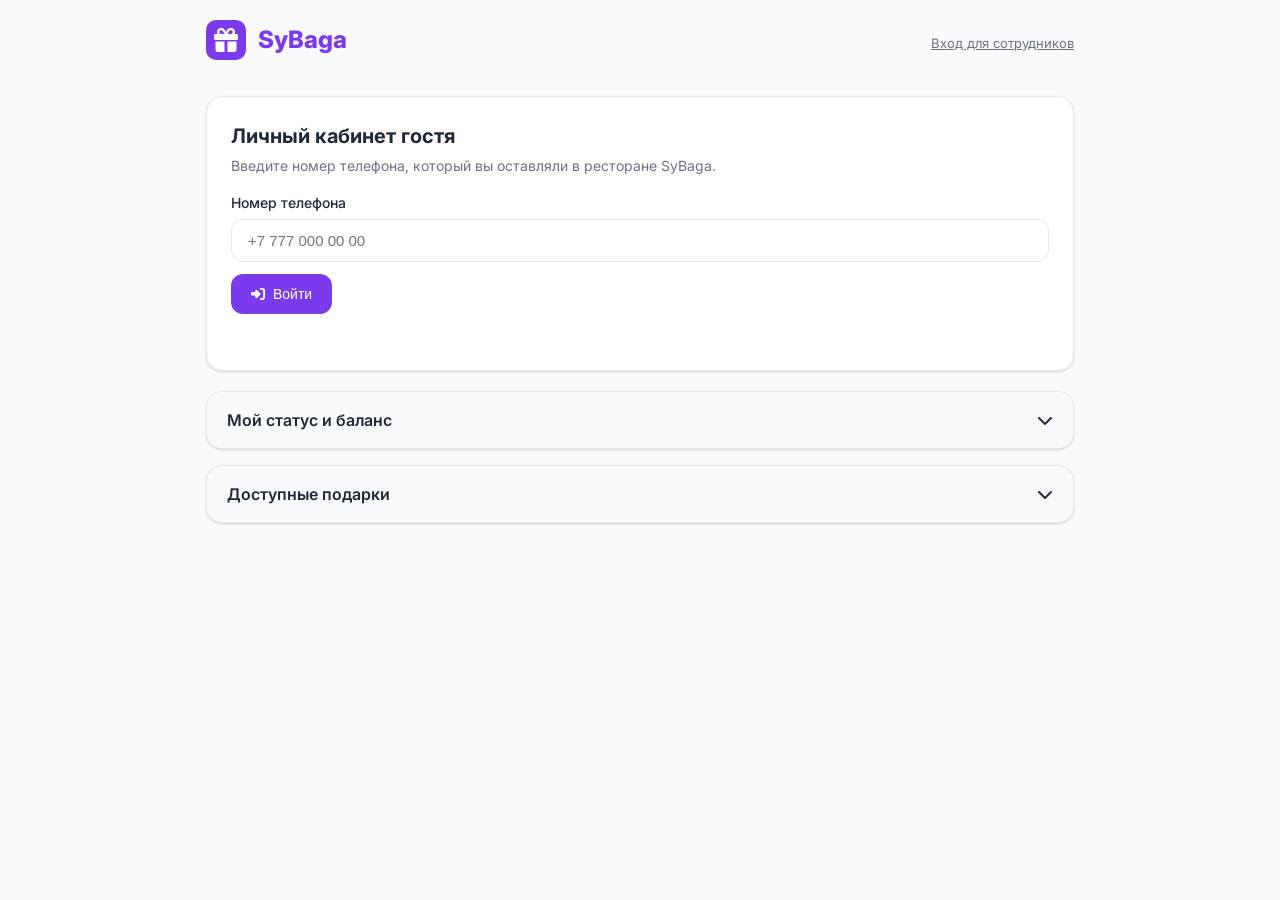
<file: cl.html>
<!DOCTYPE html>
<html lang="ru">
<head>
  <meta charset="UTF-8"/>
  <meta name="viewport" content="width=device-width, initial-scale=1"/>
  <title>SyBaga — кабинет гостя</title>
  <link rel="preconnect" href="https://fonts.googleapis.com">
  <link rel="preconnect" href="https://fonts.gstatic.com" crossorigin>
  <link href="https://fonts.googleapis.com/css2?family=Inter:wght@300;400;500;600;700;800&display=swap" rel="stylesheet">
  <link rel="stylesheet" href="https://cdnjs.cloudflare.com/ajax/libs/font-awesome/6.4.0/css/all.min.css">
  <style>
    :root {
      --primary: #7c3aed;
      --primary-dark: #6d28d9;
      --primary-bg: #f5f3ff;
      --secondary: #10b981;
      --secondary-dark: #059669;
      --danger: #ef4444;
      --text: #1f2937;
      --text-light: #6b7280;
      --text-lighter: #9ca3af;
      --bg: #f9fafb;
      --bg-card: #ffffff;
      --border: #e5e7eb;
      --border-light: #f3f4f6;
      --shadow: 0 1px 3px 0 rgba(0, 0, 0, 0.1), 0 1px 2px 0 rgba(0, 0, 0, 0.06);
      --shadow-lg: 0 10px 15px -3px rgba(0, 0, 0, 0.1), 0 4px 6px -2px rgba(0, 0, 0, 0.05);
      --radius: 12px;
      --radius-lg: 16px;
    }

    * { box-sizing:border-box; margin:0; padding:0; }

    body {
      min-height:100vh;
      font-family:'Inter',system-ui,-apple-system,BlinkMacSystemFont,"Segoe UI",sans-serif;
      background:var(--bg);
      color:var(--text);
      line-height:1.5;
    }

    .app-container {
      max-width: 900px;
      margin: 0 auto;
      padding: 0 16px 40px;
    }

    .app-header {
      display:flex;
      align-items:center;
      justify-content:space-between;
      padding:20px 0;
      margin-bottom:16px;
    }

    .logo {
      display:flex;
      align-items:center;
      gap:12px;
      font-weight:800;
      font-size:24px;
      color:var(--primary);
    }

    .logo-icon {
      background:var(--primary);
      color:white;
      width:40px;
      height:40px;
      border-radius:10px;
      display:flex;
      align-items:center;
      justify-content:center;
    }

    .card {
      background:var(--bg-card);
      border-radius:var(--radius-lg);
      padding:24px;
      box-shadow:var(--shadow);
      border:1px solid var(--border);
      margin-bottom:20px;
    }

    .card-title {
      font-size:20px;
      font-weight:700;
      margin-bottom:4px;
    }

    .card-subtitle {
      font-size:14px;
      color:var(--text-light);
    }

    .form-group { margin-top:16px; margin-bottom:12px; }

    .form-label {
      display:block;
      font-size:14px;
      font-weight:500;
      margin-bottom:6px;
    }

    .form-input {
      width:100%;
      padding:12px 16px;
      border-radius:var(--radius);
      border:1px solid var(--border);
      font-size:15px;
      transition:all .2s;
    }

    .form-input:focus {
      outline:none;
      border-color:var(--primary);
      box-shadow:0 0 0 3px rgba(124,58,237,0.1);
    }

    .btn {
      display:inline-flex;
      align-items:center;
      justify-content:center;
      padding:12px 20px;
      border-radius:var(--radius);
      font-size:14px;
      font-weight:500;
      cursor:pointer;
      transition:all .2s;
      border:none;
      gap:8px;
    }
    .btn-primary { background:var(--primary); color:white; }
    .btn-primary:hover { background:var(--primary-dark); }

    .btn-secondary {
      background:var(--secondary);
      color:white;
    }
    .btn-secondary:hover { background:var(--secondary-dark); }

    .btn-outline {
      background:transparent;
      border:1px solid var(--border);
      color:var(--text);
    }

    .btn[disabled]{opacity:.6;cursor:default;}

    .toast {
      margin-top:12px;
      padding:10px 14px;
      border-radius:var(--radius);
      font-size:14px;
      display:flex;
      align-items:center;
      gap:8px;
    }
    .toast-success {
      background:#ecfdf5;
      color:var(--secondary-dark);
      border:1px solid #a7f3d0;
    }
    .toast-error {
      background:#fef2f2;
      color:#b91c1c;
      border:1px solid #fecaca;
    }

    .accordion {
      border-radius:var(--radius-lg);
      border:1px solid var(--border);
      background:var(--bg-card);
      margin-bottom:16px;
      overflow:hidden;
      box-shadow:var(--shadow);
    }

    .accordion-header {
      padding:16px 20px;
      background:var(--bg);
      cursor:pointer;
      display:flex;
      align-items:center;
      justify-content:space-between;
      font-weight:600;
    }
    .accordion-header:hover { background:var(--border-light); }

    .accordion-body { padding:20px; border-top:1px solid var(--border); display:none; }
    .accordion.open .accordion-body { display:block; }

    .accordion-icon { transition:transform .3s; }
    .accordion.open .accordion-icon { transform:rotate(180deg); }

    .user-info-grid {
      display:grid;
      grid-template-columns:repeat(auto-fill,minmax(200px,1fr));
      gap:16px;
    }
    .info-card {
      background:var(--bg);
      border-radius:var(--radius);
      padding:16px;
      border:1px solid var(--border-light);
    }
    .info-label {
      font-size:13px;
      color:var(--text-light);
      margin-bottom:4px;
    }
    .info-value {
      font-size:18px;
      font-weight:700;
    }

    .gift-grid{
      display:grid;
      grid-template-columns:repeat(auto-fill,minmax(260px,1fr));
      gap:16px;
    }
    .gift-card{
      border-radius:var(--radius-lg);
      border:1px solid var(--border);
      overflow:hidden;
      background:var(--bg-card);
      position:relative;
      transition:all .3s;
    }
    .gift-card:hover{transform:translateY(-4px); box-shadow:var(--shadow-lg);}
    .gift-image{
      width:100%;
      height:160px;
      object-fit:cover;
      background:#e5e7eb;
    }
    .gift-content{padding:16px;}
    .gift-title{font-size:16px;font-weight:600;margin-bottom:8px;}
    .gift-price{font-size:14px;color:var(--text-light);margin-bottom:4px;}
    .gift-left{font-size:12px;color:var(--text-lighter);margin-bottom:8px;}
    .gift-out{
      position:absolute;
      top:10px;right:10px;
      padding:4px 10px;
      border-radius:999px;
      background:#fee2e2;
      color:#b91c1c;
      font-size:11px;
      font-weight:600;
    }

    .link-admin {
      font-size:13px;
      color:var(--text-light);
      text-align:right;
      margin-top:8px;
    }
    .link-admin a { color:var(--text-light); text-decoration:underline; }
  </style>
</head>
<body>
  <div class="app-container">
    <header class="app-header">
      <div class="logo">
        <div class="logo-icon"><i class="fas fa-gift"></i></div>
        <span>SyBaga</span>
      </div>
      <div class="link-admin">
        <a href="admin.html">Вход для сотрудников</a>
      </div>
    </header>

    <section class="card">
      <h2 class="card-title">Личный кабинет гостя</h2>
      <p class="card-subtitle">Введите номер телефона, который вы оставляли в ресторане SyBaga.</p>

      <div class="form-group">
        <label class="form-label">Номер телефона</label>
        <input type="text" class="form-input" id="user-phone" placeholder="+7 777 000 00 00">
      </div>
      <button class="btn btn-primary" id="btn-user-login">
        <i class="fas fa-sign-in-alt"></i> Войти
      </button>
      <div id="u-toast" class="toast"></div>
    </section>

    <section class="accordion" id="acc-status">
      <div class="accordion-header">
        <span>Мой статус и баланс</span>
        <i class="fas fa-chevron-down accordion-icon"></i>
      </div>
      <div class="accordion-body">
        <div id="user-info"></div>
      </div>
    </section>

    <section class="accordion" id="acc-gifts">
      <div class="accordion-header">
        <span>Доступные подарки</span>
        <i class="fas fa-chevron-down accordion-icon"></i>
      </div>
      <div class="accordion-body">
        <div id="user-gifts" class="gift-grid"></div>
      </div>
    </section>
  </div>

  <script>
    /* URL Apps Script */
    const API_BASE = 'https://script.google.com/macros/s/AKfycbxh2qPIPYbGPFpwlB0XptQNe-tCSgboq4FuIddURtn3dQ4XH0Yn5bcPIkmoAHkI2fM/exec';

    const $ = s => document.querySelector(s);
    const $$ = s => document.querySelectorAll(s);

    const el = (t,a={},c=[])=>{
      const n=document.createElement(t);
      for(const k in a){
        if(k==='class') n.className=a[k];
        else if(k==='html') n.innerHTML=a[k];
        else n.setAttribute(k,a[k]);
      }
      (Array.isArray(c)?c:[c]).filter(Boolean).forEach(x=>n.append(x));
      return n;
    };

    function normPhone(p){
      p = String(p || '').replace(/[^\d+]/g,'');
      if(p.startsWith('+7')) return p;
      if(p.startsWith('8') && p.length===11) return '+7'+p.slice(1);
      if(p.length===10) return '+7'+p;
      if(p.length===11 && p[0]==='7') return '+'+p;
      return p;
    }

    function toast(node,msg,ok=true){
      if(!node) return;
      node.className = 'toast ' + (ok?'toast-success':'toast-error');
      node.innerHTML = ok
        ? `<i class="fas fa-check-circle"></i> ${msg}`
        : `<i class="fas fa-exclamation-circle"></i> ${msg}`;
      setTimeout(()=>{ if(node.innerHTML.includes(msg)) node.innerHTML=''; },3000);
    }

    async function api(action, body={}, method='POST'){
      const params = new URLSearchParams({action, ...body});
      let res;
      if(method === 'GET'){
        res = await fetch(`${API_BASE}?${params.toString()}`, {method:'GET'});
      }else{
        res = await fetch(API_BASE, {
          method:'POST',
          headers:{'Content-Type':'application/x-www-form-urlencoded;charset=UTF-8'},
          body: params.toString()
        });
      }
      const data = await res.json().catch(()=>({ok:false,error:'JSON parse error'}));
      if(!data.ok) throw new Error(data.error || 'Ошибка запроса');
      return data;
    }

    function formatMoney(x){
      x = Number(x||0);
      return x.toLocaleString('ru-RU') + ' ₸';
    }

    let CURRENT_USER_PHONE = null;

    function initAccordions(){
      $$('.accordion').forEach(acc=>{
        acc.querySelector('.accordion-header').addEventListener('click', ()=>{
          acc.classList.toggle('open');
        });
      });
    }

    async function loadUserProfile(phone){
      const res = await api('users_me',{phone});
      const u = res.user;
      const box = $('#user-info');
      box.innerHTML = '';
      const grid = el('div',{class:'user-info-grid'});
      grid.append(
        el('div',{class:'info-card'},[
          el('div',{class:'info-label',html:'Имя'}),
          el('div',{class:'info-value',html:u.name || '-'}),
          el('div',{class:'card-subtitle',html:u.phone})
        ]),
        el('div',{class:'info-card'},[
          el('div',{class:'info-label',html:'Накоплено всего'}),
          el('div',{class:'info-value',html:formatMoney(u.lifetime_sum)})
        ]),
        el('div',{class:'info-card'},[
          el('div',{class:'info-label',html:'Доступный баланс'}),
          el('div',{class:'info-value',html:formatMoney(u.balance)})
        ]),
        el('div',{class:'info-card'},[
          el('div',{class:'info-label',html:'Полученные подарки'}),
          el('div',{class:'info-value',html:u.gifts_got && u.gifts_got.length ? u.gifts_got.join(', ') : '—'})
        ])
      );
      box.append(grid);
      return u;
    }

    async function loadGiftsForUser(phone){
  const prof = (await api('users_me',{phone})).user;
  const res = await api('gifts_list',{});
  const gifts = res.gifts || [];
  const container = $('#user-gifts');
  container.innerHTML = '';

  if(!gifts.length){
    container.innerHTML = '<p class="card-subtitle">Пока нет доступных подарков.</p>';
    return;
  }

  gifts.forEach(g=>{
    const left = Number(g.left || 0);
    const outOfStock = left <= 0;
    const enoughBonus = prof.bonus_balance >= Number(g.price || 0);

    const card = el('div',{class:'gift-card'});
    if(outOfStock){
      card.append(el('div',{class:'gift-out',html:'Нет в наличии'}));
    }

    const img = el('img',{
      class:'gift-image',
      src: g.photo || 'https://via.placeholder.com/400x300?text=Gift'
    });

    const statusText = outOfStock
      ? 'Подарок временно недоступен'
      : (enoughBonus ? 'Доступен — обратитесь к администратору' : 'Недостаточно бонусов');

    const content = el('div',{class:'gift-content'},[
      el('div',{class:'gift-title',html:g.name}),
      el('div',{class:'gift-price',html:`Цена подарка: ${formatMoney(g.price)}`}),
      el('div',{class:'gift-left',html:`Остаток: ${left} шт.`}),
      el('div',{class:'card-subtitle',html:statusText})
    ]);

    card.append(img, content);
    container.append(card);
  });
}

    function initClient(){
      $('#btn-user-login').addEventListener('click', async ()=>{
        const raw = $('#user-phone').value.trim();
        const phone = normPhone(raw);
        if(!phone){
          toast($('#u-toast'),'Введите корректный номер телефона',false);
          return;
        }
        try{
          await api('auth_user',{phone});
          CURRENT_USER_PHONE = phone;
          await loadUserProfile(phone);
          await loadGiftsForUser(phone);
          toast($('#u-toast'),'Вы успешно вошли',true);
          // автоматически открываем аккордеоны
          $('#acc-status').classList.add('open');
          $('#acc-gifts').classList.add('open');
        }catch(err){
          toast($('#u-toast'),err.message || 'Клиент не найден',false);
        }
      });
    }

    document.addEventListener('DOMContentLoaded', ()=>{
      initAccordions();
      initClient();
    });
  </script>
</body>
</html>
</file>
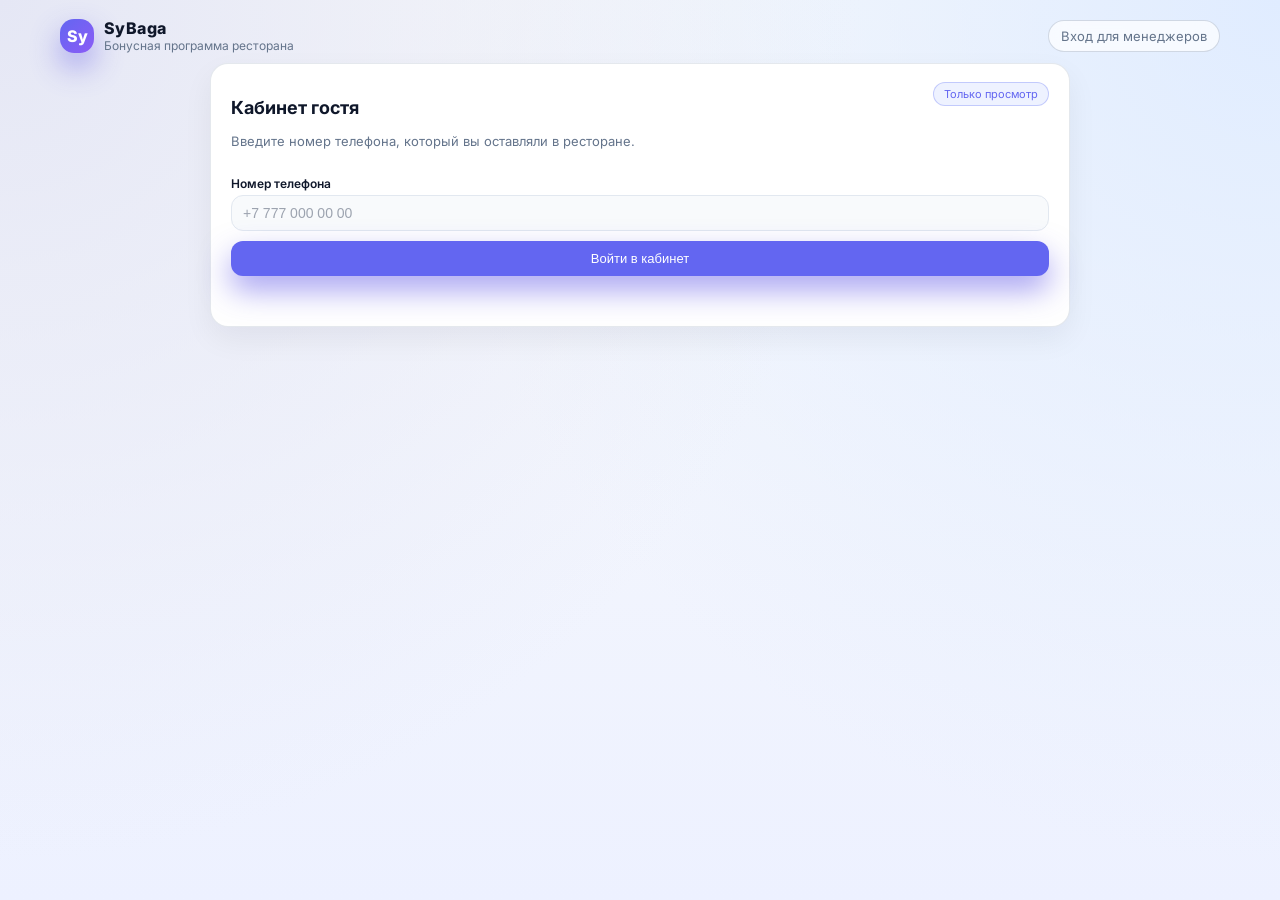
<file: client.html>
<!DOCTYPE html>
<html lang="ru">
<head>
  <meta charset="UTF-8"/>
  <meta name="viewport" content="width=device-width, initial-scale=1"/>
  <title>SyBaga — кабинет гостя</title>
  <link rel="preconnect" href="https://fonts.googleapis.com">
  <link rel="preconnect" href="https://fonts.gstatic.com" crossorigin>
  <link href="https://fonts.googleapis.com/css2?family=Inter:wght@400;500;600;700;800&display=swap" rel="stylesheet">
  <link rel="stylesheet" href="app.css">
</head>
<body class="app app--client" data-app="client">
<header class="topbar">
  <div class="topbar__left">
    <div class="logo">
      <div class="logo__mark">Sy</div>
      <div class="logo__text">
        <div class="logo__title">SyBaga</div>
        <div class="logo__subtitle">Бонусная программа ресторана</div>
      </div>
    </div>
  </div>
  <div class="topbar__right">
    <a href="admin.html" class="top-link">Вход для менеджеров</a>
  </div>
</header>

<main class="shell shell--narrow">
  <!-- Вход -->
  <section class="card">
    <header class="card__header">
      <div>
        <h1 class="card__title">Кабинет гостя</h1>
        <p class="card__subtitle">
          Введите номер телефона, который вы оставляли в ресторане.
        </p>
      </div>
      <span class="badge badge--soft">Только просмотр</span>
    </header>

    <div class="form">
      <label class="field">
        <span class="field__label">Номер телефона</span>
        <input id="client-phone" type="tel" class="field__input" placeholder="+7 777 000 00 00">
      </label>
      <button id="client-login-btn" class="btn btn--primary">
        Войти в кабинет
      </button>
      <div id="client-login-toast" class="toast"></div>
    </div>
  </section>

  <!-- Основной контент после входа -->
  <section id="client-main" class="grid grid--2 gap-xl hidden">
    <!-- Статус гостя -->
    <section class="card">
      <header class="card__header">
        <div>
          <h2 class="card__title">Мой статус</h2>
          <p class="card__subtitle">Общий оборот, текущий бонус и полученные подарки.</p>
        </div>
      </header>
      <div id="client-summary" class="stat-grid"></div>
    </section>

    <!-- Прогресс по подаркам -->
    <section class="card">
      <header class="card__header">
        <div>
          <h2 class="card__title">Путь к следующему подарку</h2>
          <p class="card__subtitle">Сколько осталось накопить до ближайшего подарка.</p>
        </div>
      </header>
      <div id="client-progress" class="progress-box">
        <!-- заполняется из JS -->
      </div>
    </section>

    <!-- История чеков -->
    <section class="card card--full">
      <header class="card__header">
        <div>
          <h2 class="card__title">История чеков</h2>
          <p class="card__subtitle">Все чеки, которые вы оставляли в ресторане.</p>
        </div>
      </header>
      <div class="table-wrap">
        <table class="table">
          <thead>
          <tr>
            <th>Дата</th>
            <th>Сумма, тг</th>
          </tr>
          </thead>
          <tbody id="client-bills-body"></tbody>
        </table>
      </div>
    </section>

    <!-- Доступные подарки -->
    <section class="card card--full">
      <header class="card__header">
        <div>
          <h2 class="card__title">Доступные подарки</h2>
          <p class="card__subtitle">Вы можете получить подарок сразу в ресторане, показав этот экран.</p>
        </div>
      </header>
      <div id="client-gifts-grid" class="gift-grid"></div>
    </section>
  </section>
</main>

<script src="app.js"></script>
</body>
</html>
</file>
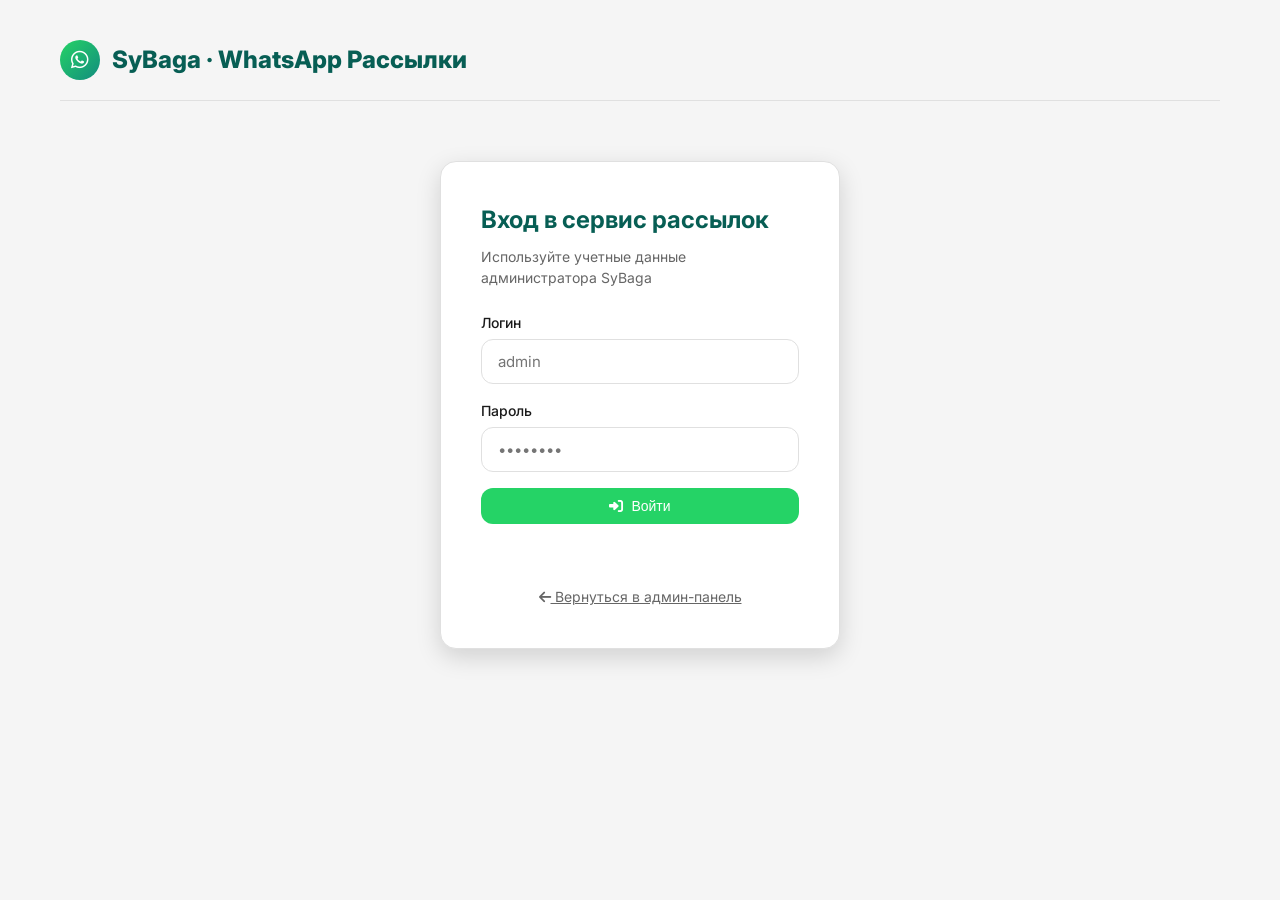
<file: rassylka.html>
<!DOCTYPE html>
<html lang="ru">
<head>
  <meta charset="UTF-8"/>
  <meta name="viewport" content="width=device-width, initial-scale=1"/>
  <title>SyBaga — WhatsApp Рассылки</title>
  
  <link rel="preconnect" href="https://fonts.googleapis.com">
  <link rel="preconnect" href="https://fonts.gstatic.com" crossorigin>
  <link href="https://fonts.googleapis.com/css2?family=Inter:wght@300;400;500;600;700;800&display=swap" rel="stylesheet">
  <link rel="stylesheet" href="https://cdnjs.cloudflare.com/ajax/libs/font-awesome/6.4.0/css/all.min.css">
  
  <style>
    :root {
      --primary: #25D366;
      --primary-dark: #128C7E;
      --primary-light: #dcf8c6;
      --secondary: #075E54;
      --accent: #34B7F1;
      --danger: #ff4444;
      --danger-dark: #cc0000;
      --text: #1a1a1a;
      --text-light: #666666;
      --text-lighter: #999999;
      --bg: #f5f5f5;
      --bg-card: #ffffff;
      --border: #e0e0e0;
      --border-light: #f0f0f0;
      --shadow: 0 2px 8px rgba(0,0,0,0.1);
      --shadow-lg: 0 8px 24px rgba(0,0,0,0.15);
      --radius: 12px;
      --radius-lg: 16px;
    }

    * {
      box-sizing: border-box;
      margin: 0;
      padding: 0;
    }

    body {
      min-height: 100vh;
      font-family: 'Inter', system-ui, -apple-system, sans-serif;
      background: var(--bg);
      color: var(--text);
      line-height: 1.5;
    }

    .app-container {
      max-width: 1200px;
      margin: 0 auto;
      padding: 20px;
    }

    /* Header */
    .app-header {
      display: flex;
      align-items: center;
      justify-content: space-between;
      padding: 20px 0;
      margin-bottom: 20px;
      border-bottom: 1px solid var(--border);
    }

    .logo {
      display: flex;
      align-items: center;
      gap: 12px;
      font-weight: 800;
      font-size: 24px;
      color: var(--secondary);
      text-decoration: none;
    }

    .logo-icon {
      width: 40px;
      height: 40px;
      border-radius: 50%;
      background: linear-gradient(135deg, var(--primary), var(--primary-dark));
      display: flex;
      align-items: center;
      justify-content: center;
      color: white;
      font-size: 20px;
    }

    .header-actions {
      display: flex;
      align-items: center;
      gap: 16px;
    }

    /* Auth Card */
    .auth-card {
      max-width: 400px;
      margin: 60px auto;
      padding: 40px;
      background: var(--bg-card);
      border-radius: var(--radius-lg);
      box-shadow: var(--shadow-lg);
      border: 1px solid var(--border);
    }

    .auth-title {
      font-size: 24px;
      font-weight: 700;
      margin-bottom: 8px;
      color: var(--secondary);
    }

    .auth-subtitle {
      font-size: 14px;
      color: var(--text-light);
      margin-bottom: 24px;
    }

    /* Card */
    .card {
      background: var(--bg-card);
      border-radius: var(--radius-lg);
      padding: 24px;
      box-shadow: var(--shadow);
      border: 1px solid var(--border);
      margin-bottom: 24px;
    }

    .card-header {
      display: flex;
      align-items: center;
      justify-content: space-between;
      margin-bottom: 20px;
    }

    .card-title {
      font-size: 20px;
      font-weight: 700;
      color: var(--secondary);
    }

    .card-subtitle {
      font-size: 14px;
      color: var(--text-light);
      margin-top: 4px;
    }

    /* Form Elements */
    .form-group {
      margin-bottom: 16px;
    }

    .form-label {
      display: block;
      font-size: 14px;
      font-weight: 500;
      margin-bottom: 6px;
      color: var(--text);
    }

    .form-input,
    .form-select,
    .form-textarea {
      width: 100%;
      padding: 12px 16px;
      border-radius: var(--radius);
      border: 1px solid var(--border);
      font-size: 15px;
      font-family: 'Inter', sans-serif;
      transition: all 0.2s;
    }

    .form-textarea {
      resize: vertical;
      min-height: 120px;
    }

    .form-input:focus,
    .form-select:focus,
    .form-textarea:focus {
      outline: none;
      border-color: var(--primary);
      box-shadow: 0 0 0 3px rgba(37, 211, 102, 0.1);
    }

    .form-row {
      display: grid;
      grid-template-columns: 1fr 1fr;
      gap: 16px;
    }

    @media (max-width: 768px) {
      .form-row {
        grid-template-columns: 1fr;
      }
    }

    /* Buttons */
    .btn {
      display: inline-flex;
      align-items: center;
      justify-content: center;
      padding: 10px 18px;
      border-radius: var(--radius);
      font-size: 14px;
      font-weight: 500;
      cursor: pointer;
      transition: all 0.2s;
      border: none;
      gap: 8px;
      text-decoration: none;
    }

    .btn[disabled] {
      opacity: 0.6;
      cursor: not-allowed;
    }

    .btn-primary {
      background: var(--primary);
      color: white;
    }

    .btn-primary:hover:not([disabled]) {
      background: var(--primary-dark);
    }

    .btn-secondary {
      background: var(--secondary);
      color: white;
    }

    .btn-secondary:hover:not([disabled]) {
      background: #05443d;
    }

    .btn-outline {
      background: transparent;
      color: var(--text);
      border: 1px solid var(--border);
    }

    .btn-outline:hover:not([disabled]) {
      background: var(--bg);
    }

    .btn-danger {
      background: var(--danger);
      color: white;
    }

    .btn-danger:hover:not([disabled]) {
      background: var(--danger-dark);
    }

    .btn-sm {
      padding: 6px 12px;
      font-size: 13px;
    }

    /* Toast */
    .toast {
      margin-top: 12px;
      padding: 10px 14px;
      border-radius: var(--radius);
      font-size: 14px;
      display: flex;
      align-items: center;
      gap: 8px;
    }

    .toast-success {
      background: #ecfdf5;
      color: var(--primary);
      border: 1px solid #a7f3d0;
    }

    .toast-error {
      background: #fef2f2;
      color: var(--danger);
      border: 1px solid #fecaca;
    }

    /* Stats Cards */
    .stats-grid {
      display: grid;
      grid-template-columns: repeat(auto-fill, minmax(200px, 1fr));
      gap: 16px;
      margin-bottom: 24px;
    }

    .stat-card {
      background: var(--bg-card);
      border-radius: var(--radius);
      padding: 16px;
      border: 1px solid var(--border);
      text-align: center;
    }

    .stat-icon {
      width: 40px;
      height: 40px;
      border-radius: 50%;
      background: var(--primary-light);
      color: var(--primary);
      display: flex;
      align-items: center;
      justify-content: center;
      margin: 0 auto 12px;
      font-size: 18px;
    }

    .stat-value {
      font-size: 24px;
      font-weight: 700;
      margin-bottom: 4px;
    }

    .stat-label {
      font-size: 13px;
      color: var(--text-light);
    }

    /* Status Badges */
    .status-badge {
      display: inline-flex;
      align-items: center;
      gap: 6px;
      padding: 4px 10px;
      border-radius: 20px;
      font-size: 12px;
      font-weight: 500;
    }

    .status-success {
      background: #dcf8c6;
      color: var(--secondary);
    }

    .status-pending {
      background: #fff3cd;
      color: #856404;
    }

    .status-failed {
      background: #f8d7da;
      color: #721c24;
    }

    .status-sent {
      background: #d1ecf1;
      color: #0c5460;
    }

    /* Table */
    .table-container {
      overflow-x: auto;
      border-radius: var(--radius);
      border: 1px solid var(--border);
      margin-top: 16px;
    }

    table {
      width: 100%;
      border-collapse: collapse;
      font-size: 14px;
    }

    th, td {
      padding: 12px 16px;
      text-align: left;
      border-bottom: 1px solid var(--border);
    }

    th {
      background: var(--bg);
      font-weight: 600;
      color: var(--text-light);
      font-size: 13px;
    }

    tr:hover {
      background: var(--bg);
    }

    tr:last-child td {
      border-bottom: none;
    }

    /* Template Buttons */
    .templates-grid {
      display: grid;
      grid-template-columns: repeat(auto-fill, minmax(200px, 1fr));
      gap: 12px;
      margin-top: 16px;
    }

    .template-card {
      border: 1px solid var(--border);
      border-radius: var(--radius);
      padding: 16px;
      cursor: pointer;
      transition: all 0.2s;
    }

    .template-card:hover {
      border-color: var(--primary);
      background: var(--primary-light);
    }

    .template-title {
      font-size: 14px;
      font-weight: 600;
      margin-bottom: 8px;
      color: var(--secondary);
    }

    .template-preview {
      font-size: 13px;
      color: var(--text-light);
      overflow: hidden;
      text-overflow: ellipsis;
      display: -webkit-box;
      -webkit-line-clamp: 3;
      -webkit-box-orient: vertical;
    }

    /* Modal */
    .modal-overlay {
      position: fixed;
      top: 0;
      left: 0;
      right: 0;
      bottom: 0;
      background: rgba(0, 0, 0, 0.5);
      display: none;
      align-items: center;
      justify-content: center;
      z-index: 1000;
      padding: 20px;
    }

    .modal-content {
      background: white;
      border-radius: var(--radius-lg);
      padding: 24px;
      max-width: 800px;
      width: 100%;
      max-height: 80vh;
      overflow-y: auto;
    }

    .modal-header {
      display: flex;
      align-items: center;
      justify-content: space-between;
      margin-bottom: 20px;
    }

    .modal-title {
      font-size: 20px;
      font-weight: 700;
      color: var(--secondary);
    }

    .modal-close {
      background: none;
      border: none;
      font-size: 24px;
      cursor: pointer;
      color: var(--text-light);
      line-height: 1;
    }

    /* Loading Spinner */
    .spinner {
      display: inline-block;
      width: 20px;
      height: 20px;
      border: 3px solid rgba(255, 255, 255, 0.3);
      border-radius: 50%;
      border-top-color: white;
      animation: spin 1s ease-in-out infinite;
    }

    @keyframes spin {
      to { transform: rotate(360deg); }
    }

    /* Progress Bar */
    .progress-container {
      width: 100%;
      height: 8px;
      background: var(--border);
      border-radius: 4px;
      overflow: hidden;
      margin: 12px 0;
    }

    .progress-bar {
      height: 100%;
      background: var(--primary);
      border-radius: 4px;
      transition: width 0.3s ease;
    }

    /* Recipient List */
    .recipient-list {
      max-height: 400px;
      overflow-y: auto;
    }

    .recipient-item {
      display: flex;
      align-items: center;
      justify-content: space-between;
      padding: 12px;
      border-bottom: 1px solid var(--border-light);
    }

    .recipient-item:last-child {
      border-bottom: none;
    }

    .recipient-info {
      display: flex;
      align-items: center;
      gap: 12px;
    }

    .recipient-avatar {
      width: 36px;
      height: 36px;
      border-radius: 50%;
      background: var(--primary-light);
      color: var(--primary);
      display: flex;
      align-items: center;
      justify-content: center;
      font-weight: 600;
    }

    .recipient-name {
      font-weight: 500;
    }

    .recipient-phone {
      font-size: 13px;
      color: var(--text-light);
    }

    /* Badge */
    .badge {
      display: inline-block;
      padding: 4px 8px;
      font-size: 11px;
      font-weight: 600;
      border-radius: 10px;
      text-transform: uppercase;
    }

    .badge-diamond { background: #ecfeff; color: #0e7490; }
    .badge-gold { background: #fef3c7; color: #b45309; }
    .badge-silver { background: #e5e7eb; color: #374151; }
    .badge-bronze { background: #fef2f2; color: #b91c1c; }

    /* Tabs */
    .tabs {
      display: flex;
      border-bottom: 1px solid var(--border);
      margin-bottom: 24px;
    }

    .tab {
      padding: 12px 24px;
      background: none;
      border: none;
      cursor: pointer;
      font-size: 14px;
      font-weight: 500;
      color: var(--text-light);
      position: relative;
    }

    .tab:hover {
      color: var(--text);
    }

    .tab.active {
      color: var(--primary);
    }

    .tab.active::after {
      content: '';
      position: absolute;
      bottom: -1px;
      left: 0;
      right: 0;
      height: 2px;
      background: var(--primary);
    }

    /* Divider */
    .divider {
      height: 1px;
      background: var(--border);
      margin: 24px 0;
    }

    /* Message Preview */
    .message-preview {
      background: var(--primary-light);
      border-radius: 18px;
      padding: 16px;
      max-width: 400px;
      margin: 16px 0;
      position: relative;
    }

    .message-preview::before {
      content: '';
      position: absolute;
      bottom: -8px;
      left: 20px;
      width: 0;
      height: 0;
      border-left: 10px solid transparent;
      border-right: 10px solid transparent;
      border-top: 10px solid var(--primary-light);
    }

    /* Responsive */
    @media (max-width: 768px) {
      .app-container {
        padding: 12px;
      }
      
      .card {
        padding: 16px;
      }
      
      th, td {
        padding: 8px 12px;
      }
      
      .modal-content {
        padding: 16px;
      }
    }
  </style>
</head>
<body>
  <div class="app-container">
    <!-- Header -->
    <header class="app-header">
      <a href="admin.html" class="logo">
        <div class="logo-icon">
          <i class="fab fa-whatsapp"></i>
        </div>
        <span>SyBaga · WhatsApp Рассылки</span>
      </a>
      
      <div class="header-actions" id="user-info-header">
        <!-- Filled by JavaScript -->
      </div>
    </header>

    <!-- Auth Section -->
    <section id="auth-section" class="auth-card">
      <h2 class="auth-title">Вход в сервис рассылок</h2>
      <p class="auth-subtitle">Используйте учетные данные администратора SyBaga</p>
      
      <div class="form-group">
        <label class="form-label">Логин</label>
        <input type="text" class="form-input" id="login-input" placeholder="admin">
      </div>
      
      <div class="form-group">
        <label class="form-label">Пароль</label>
        <input type="password" class="form-input" id="password-input" placeholder="••••••••">
      </div>
      
      <button class="btn btn-primary" id="login-btn" style="width: 100%;">
        <i class="fas fa-sign-in-alt"></i> Войти
      </button>
      
      <div id="auth-toast" class="toast" style="margin-top: 16px;"></div>
      
      <div style="margin-top: 24px; text-align: center;">
        <a href="admin.html" style="font-size: 14px; color: var(--text-light);">
          <i class="fas fa-arrow-left"></i> Вернуться в админ-панель
        </a>
      </div>
    </section>

    <!-- Main Content (hidden until auth) -->
    <div id="main-content" style="display: none;">
      <!-- Tabs -->
      <div class="tabs">
        <button class="tab active" data-tab="create">Создать рассылку</button>
        <button class="tab" data-tab="history">История рассылок</button>
        <button class="tab" data-tab="templates">Шаблоны</button>
        <button class="tab" data-tab="settings">Настройки</button>
      </div>

      <!-- Create Broadcast Tab -->
      <section class="tab-content" id="create-tab">
        <div class="card">
          <div class="card-header">
            <div>
              <h3 class="card-title">Новая WhatsApp рассылка</h3>
              <p class="card-subtitle">Отправьте сообщение выбранным клиентам</p>
            </div>
            <div class="status-badge status-pending" id="queue-info" style="display: none;">
              <i class="fas fa-clock"></i> В очереди: <span id="queue-count">0</span>
            </div>
          </div>

          <div class="form-group">
            <label class="form-label">Текст сообщения</label>
            <textarea class="form-textarea" id="message-input" placeholder="Введите текст сообщения..."></textarea>
            <div style="display: flex; justify-content: space-between; margin-top: 8px;">
              <span style="font-size: 13px; color: var(--text-light);">
                <span id="char-count">0</span> / 1000 символов
              </span>
              <span style="font-size: 13px; color: var(--text-light);">
                Переменные: {name} - имя, {balance} - баланс, {tier} - статус
              </span>
            </div>
          </div>

          <div class="form-row">
            <div class="form-group">
              <label class="form-label">Фильтр клиентов</label>
              <select class="form-select" id="filter-select">
                <option value="all">Все клиенты</option>
                <option value="active">Активные (с чеками)</option>
                <option value="with_balance">С балансом > 0</option>
                <option value="no_gifts">Без полученных подарков</option>
                <option value="diamond">Только Diamond</option>
                <option value="gold">Только Gold</option>
                <option value="silver">Только Silver</option>
                <option value="bronze">Только Bronze</option>
                <option value="birthday">Дни рождения в этом месяце</option>
              </select>
            </div>
            
            <div class="form-group">
              <label class="form-label">Лимит получателей</label>
              <select class="form-select" id="limit-select">
                <option value="0">Всех (без лимита)</option>
                <option value="10">10 клиентов</option>
                <option value="20">20 клиентов</option>
                <option value="50">50 клиентов</option>
                <option value="100">100 клиентов</option>
              </select>
            </div>
          </div>

          <div class="form-group">
            <label class="form-label">Предварительный просмотр</label>
            <div class="message-preview" id="message-preview">
              Сообщение появится здесь...
            </div>
          </div>

          <div class="form-group">
            <label class="form-label">Быстрые шаблоны</label>
            <div class="templates-grid" id="quick-templates">
              <!-- Filled by JavaScript -->
            </div>
          </div>

          <div style="display: flex; gap: 12px; margin-top: 24px;">
            <button class="btn btn-primary" id="create-broadcast-btn">
              <i class="fab fa-whatsapp"></i> Создать рассылку
            </button>
            <button class="btn btn-outline" id="preview-recipients-btn">
              <i class="fas fa-users"></i> Предпросмотр получателей
            </button>
            <button class="btn btn-outline" id="test-send-btn">
              <i class="fas fa-vial"></i> Тестовая отправка
            </button>
          </div>

          <div id="create-toast" class="toast" style="margin-top: 16px;"></div>
        </div>
      </section>

      <!-- History Tab -->
      <section class="tab-content" id="history-tab" style="display: none;">
        <div class="card">
          <div class="card-header">
            <div>
              <h3 class="card-title">История рассылок</h3>
              <p class="card-subtitle">Все отправленные сообщения и их статусы</p>
            </div>
            
            <div style="display: flex; gap: 8px; align-items: center;">
              <input type="date" id="date-filter" class="form-input" style="width: 140px;">
              <select id="status-filter" class="form-select" style="width: 140px;">
                <option value="">Все статусы</option>
                <option value="sent">Отправлено</option>
                <option value="pending">В очереди</option>
                <option value="failed">Ошибка</option>
                <option value="partial">Частично</option>
              </select>
              <button class="btn btn-outline btn-sm" id="refresh-history-btn">
                <i class="fas fa-sync-alt"></i>
              </button>
            </div>
          </div>

          <div class="stats-grid" id="history-stats">
            <!-- Filled by JavaScript -->
          </div>

          <div class="table-container">
            <table id="broadcasts-table">
              <thead>
                <tr>
                  <th>Дата</th>
                  <th>Сообщение</th>
                  <th>Получатели</th>
                  <th>Статус</th>
                  <th>Действия</th>
                </tr>
              </thead>
              <tbody id="broadcasts-body">
                <!-- Filled by JavaScript -->
              </tbody>
            </table>
          </div>
        </div>
      </section>

      <!-- Templates Tab -->
      <section class="tab-content" id="templates-tab" style="display: none;">
        <div class="card">
          <div class="card-header">
            <div>
              <h3 class="card-title">Шаблоны сообщений</h3>
              <p class="card-subtitle">Сохраненные шаблоны для быстрой отправки</p>
            </div>
            <button class="btn btn-primary" id="add-template-btn">
              <i class="fas fa-plus"></i> Новый шаблон
            </button>
          </div>

          <div class="templates-grid" id="templates-list">
            <!-- Filled by JavaScript -->
          </div>
        </div>
      </section>

      <!-- Settings Tab -->
      <section class="tab-content" id="settings-tab" style="display: none;">
        <div class="card">
          <h3 class="card-title">Настройки WhatsApp API</h3>
          <p class="card-subtitle">Подключение к сервису WhatsApp Business</p>
          
          <div class="divider"></div>
          
          <div class="form-group">
            <label class="form-label">Тип подключения</label>
            <select class="form-select" id="api-type">
              <option value="twilio">Twilio WhatsApp API</option>
              <option value="meta">Meta WhatsApp Business API</option>
              <option value="custom">Кастомный сервис</option>
              <option value="none" selected>Не настроено</option>
            </select>
          </div>
          
          <div id="twilio-settings" style="display: none;">
            <div class="form-row">
              <div class="form-group">
                <label class="form-label">Account SID</label>
                <input type="password" class="form-input" id="twilio-sid" placeholder="AC...">
              </div>
              <div class="form-group">
                <label class="form-label">Auth Token</label>
                <input type="password" class="form-input" id="twilio-token" placeholder="...">
              </div>
            </div>
            
            <div class="form-group">
              <label class="form-label">WhatsApp номер (отправитель)</label>
              <input type="text" class="form-input" id="twilio-number" placeholder="whatsapp:+14155238886">
            </div>
          </div>
          
          <div id="meta-settings" style="display: none;">
            <div class="form-group">
              <label class="form-label">Access Token</label>
              <input type="password" class="form-input" id="meta-token" placeholder="EAAD...">
            </div>
            
            <div class="form-group">
              <label class="form-label">Phone Number ID</label>
              <input type="text" class="form-input" id="meta-phone-id" placeholder="1234567890">
            </div>
          </div>
          
          <div id="custom-settings" style="display: none;">
            <div class="form-group">
              <label class="form-label">API Endpoint</label>
              <input type="url" class="form-input" id="custom-endpoint" placeholder="https://api.example.com/send">
            </div>
            
            <div class="form-group">
              <label class="form-label">API Key</label>
              <input type="password" class="form-input" id="custom-key" placeholder="sk_...">
            </div>
          </div>
          
          <div class="form-group">
            <label class="form-label">
              <input type="checkbox" id="enable-api"> Включить интеграцию с WhatsApp
            </label>
          </div>
          
          <button class="btn btn-primary" id="save-settings-btn">
            <i class="fas fa-save"></i> Сохранить настройки
          </button>
          
          <div id="settings-toast" class="toast" style="margin-top: 16px;"></div>
        </div>
      </section>
    </div>
  </div>

  <!-- Modals -->
  <div class="modal-overlay" id="recipients-modal">
    <div class="modal-content">
      <div class="modal-header">
        <h3 class="modal-title">Получатели рассылки</h3>
        <button class="modal-close" data-modal="recipients">&times;</button>
      </div>
      
      <div class="recipient-list" id="recipients-list">
        <!-- Filled by JavaScript -->
      </div>
      
      <div style="margin-top: 20px; text-align: center;">
        <span style="font-size: 14px; color: var(--text-light);">
          Всего получателей: <span id="total-recipients">0</span>
        </span>
      </div>
    </div>
  </div>

  <div class="modal-overlay" id="details-modal">
    <div class="modal-content">
      <div class="modal-header">
        <h3 class="modal-title">Детали рассылки</h3>
        <button class="modal-close" data-modal="details">&times;</button>
      </div>
      
      <div id="broadcast-details">
        <!-- Filled by JavaScript -->
      </div>
    </div>
  </div>

  <div class="modal-overlay" id="template-modal">
    <div class="modal-content">
      <div class="modal-header">
        <h3 class="modal-title">Новый шаблон</h3>
        <button class="modal-close" data-modal="template">&times;</button>
      </div>
      
      <div class="form-group">
        <label class="form-label">Название шаблона</label>
        <input type="text" class="form-input" id="template-name" placeholder="Приветственное письмо">
      </div>
      
      <div class="form-group">
        <label class="form-label">Текст шаблона</label>
        <textarea class="form-textarea" id="template-text" rows="6" placeholder="Здравствуйте, {name}!..."></textarea>
      </div>
      
      <div class="form-group">
        <label class="form-label">Категория</label>
        <select class="form-select" id="template-category">
          <option value="welcome">Приветствие</option>
          <option value="promo">Акции</option>
          <option value="birthday">День рождения</option>
          <option value="notification">Уведомления</option>
          <option value="other">Другое</option>
        </select>
      </div>
      
      <button class="btn btn-primary" id="save-template-btn">
        <i class="fas fa-save"></i> Сохранить шаблон
      </button>
    </div>
  </div>

  <div class="modal-overlay" id="test-modal">
    <div class="modal-content">
      <div class="modal-header">
        <h3 class="modal-title">Тестовая отправка</h3>
        <button class="modal-close" data-modal="test">&times;</button>
      </div>
      
      <div class="form-group">
        <label class="form-label">Тестовый номер WhatsApp</label>
        <input type="text" class="form-input" id="test-phone" placeholder="+77771234567">
      </div>
      
      <div class="form-group">
        <label class="form-label">Просмотр сообщения</label>
        <div class="message-preview" id="test-preview">
          <!-- Filled by JavaScript -->
        </div>
      </div>
      
      <button class="btn btn-primary" id="send-test-btn">
        <i class="fas fa-paper-plane"></i> Отправить тестовое сообщение
      </button>
      
      <div id="test-toast" class="toast" style="margin-top: 16px;"></div>
    </div>
  </div>

  <script>
    // Configuration
    const API_BASE = 'https://script.google.com/macros/s/AKfycbwtVhNoiosNdVcQ7QmHjjB1yQ-8fpxbGgURbSeWWg_VM8h3j1KGnSSw0l2UMTSfsNmI/exec';
    
    // State
    let ADMIN_DATA = null;
    let BROADCASTS = [];
    let TEMPLATES = [];
    let SETTINGS = {};
    
    // DOM Elements
    const $ = (s) => document.querySelector(s);
    const $$ = (s) => document.querySelectorAll(s);
    
    // Helper functions
    function el(tag, attrs = {}, children = []) {
      const element = document.createElement(tag);
      
      for (const [key, value] of Object.entries(attrs)) {
        if (key === 'class') {
          element.className = value;
        } else if (key === 'html') {
          element.innerHTML = value;
        } else if (key === 'text') {
          element.textContent = value;
        } else {
          element.setAttribute(key, value);
        }
      }
      
      if (Array.isArray(children)) {
        children.forEach(child => {
          if (child) element.appendChild(child);
        });
      } else if (children) {
        element.appendChild(children);
      }
      
      return element;
    }
    
    function formatDate(dateStr) {
      const date = new Date(dateStr);
      return date.toLocaleDateString('ru-RU') + ' ' + date.toLocaleTimeString('ru-RU', { 
        hour: '2-digit', 
        minute: '2-digit' 
      });
    }
    
    function formatNumber(num) {
      return num.toString().replace(/\B(?=(\d{3})+(?!\d))/g, ',');
    }
    
    function showToast(elementId, message, success = true) {
      const toast = $(`#${elementId}`);
      if (!toast) return;
      
      toast.className = `toast ${success ? 'toast-success' : 'toast-error'}`;
      toast.innerHTML = `
        <i class="fas ${success ? 'fa-check-circle' : 'fa-exclamation-circle'}"></i>
        ${message}
      `;
      toast.style.display = 'flex';
      
      setTimeout(() => {
        toast.style.display = 'none';
      }, 4000);
    }
    
    function showModal(modalId) {
      $(`#${modalId}`).style.display = 'flex';
    }
    
    function hideModal(modalId) {
      $(`#${modalId}`).style.display = 'none';
    }
    
    async function api(action, data = {}) {
      const params = new URLSearchParams({ action, ...data });
      
      try {
        const response = await fetch(API_BASE, {
          method: 'POST',
          headers: {
            'Content-Type': 'application/x-www-form-urlencoded',
          },
          body: params.toString()
        });
        
        const result = await response.json();
        
        if (!result.ok) {
          throw new Error(result.error || 'Unknown error');
        }
        
        return result;
      } catch (error) {
        console.error('API Error:', error);
        throw error;
      }
    }
    
    // Authentication
    async function login(login, password) {
      try {
        const result = await api('auth_admin', { login, password });
        
        ADMIN_DATA = {
          login: result.login,
          name: result.name,
          role: result.role
        };
        
        // Save to localStorage
        localStorage.setItem('syb_broadcast_admin', JSON.stringify(ADMIN_DATA));
        
        // Show main content
        $('#auth-section').style.display = 'none';
        $('#main-content').style.display = 'block';
        
        // Update header
        updateUserHeader();
        
        // Load initial data
        loadInitialData();
        
        showToast('auth-toast', 'Вход выполнен успешно!', true);
        
      } catch (error) {
        showToast('auth-toast', error.message || 'Ошибка входа', false);
      }
    }
    
    function logout() {
      ADMIN_DATA = null;
      localStorage.removeItem('syb_broadcast_admin');
      
      $('#auth-section').style.display = 'block';
      $('#main-content').style.display = 'none';
      
      // Clear inputs
      $('#login-input').value = '';
      $('#password-input').value = '';
    }
    
    function updateUserHeader() {
      if (!ADMIN_DATA) return;
      
      $('#user-info-header').innerHTML = `
        <div style="font-size: 14px; text-align: right;">
          <div style="font-weight: 500;">${ADMIN_DATA.name}</div>
          <div style="font-size: 12px; color: var(--text-light);">${ADMIN_DATA.role}</div>
        </div>
        <button class="btn btn-outline btn-sm" id="logout-btn">
          <i class="fas fa-sign-out-alt"></i> Выйти
        </button>
      `;
      
      $('#logout-btn').addEventListener('click', logout);
    }
    
    function checkAuth() {
      const saved = localStorage.getItem('syb_broadcast_admin');
      
      if (saved) {
        try {
          ADMIN_DATA = JSON.parse(saved);
          
          $('#auth-section').style.display = 'none';
          $('#main-content').style.display = 'block';
          
          updateUserHeader();
          loadInitialData();
          
        } catch (error) {
          console.error('Error parsing saved auth:', error);
          logout();
        }
      }
    }
    
    // Tab Navigation
    function setupTabs() {
      const tabs = $$('.tab');
      const tabContents = $$('.tab-content');
      
      tabs.forEach(tab => {
        tab.addEventListener('click', () => {
          // Remove active class from all tabs
          tabs.forEach(t => t.classList.remove('active'));
          tabContents.forEach(c => c.style.display = 'none');
          
          // Add active class to clicked tab
          tab.classList.add('active');
          
          // Show corresponding content
          const tabId = tab.dataset.tab;
          $(`#${tabId}-tab`).style.display = 'block';
          
          // Load data for tab if needed
          if (tabId === 'history') {
            loadBroadcastHistory();
          } else if (tabId === 'templates') {
            loadTemplates();
          } else if (tabId === 'settings') {
            loadSettings();
          }
        });
      });
    }
    
    // Template Management
    const DEFAULT_TEMPLATES = [
      {
        id: 'welcome',
        name: 'Приветственное письмо',
        text: `Здравствуйте, {name}! 🎉

Добро пожаловать в программу лояльности SyBaga Ethno Restaurant!

Ваш текущий баланс: {balance} ₸

Спасибо, что выбираете нас! Ждем вас снова!

С уважением, команда SyBaga`,
        category: 'welcome'
      },
      {
        id: 'birthday',
        name: 'День рождения',
        text: `🎂 Дорогой(ая) {name}!

От всего сердца поздравляем вас с Днем рождения! 🎉

В честь вашего праздника дарим вам 500 бонусных баллов на счет!

Ваш баланс теперь: {balance} ₸

Желаем вам счастья, здоровья и прекрасного настроения!

Ждем в гости в SyBaga Ethno Restaurant!`,
        category: 'birthday'
      },
      {
        id: 'promo',
        name: 'Специальная акция',
        text: `🎁 {name}, специально для вас!

Только до конца месяца скидка 15% на все банкетные заказы!

Ваш баланс бонусов: {balance} ₸

Бронируйте стол по телефону: +7 700 177 7381

С уважением, команда SyBaga`,
        category: 'promo'
      },
      {
        id: 'balance',
        name: 'Напоминание о балансе',
        text: `💰 {name}, напоминаем о вашем балансе

На вашем счету: {balance} ₸

Вы можете обменять бонусы на подарки из нашего каталога:
• Подарочные сертификаты
• Десерты и напитки
• Эксклюзивные блюда

Посмотреть доступные подарки можно по ссылке:
https://sybaga-kz.github.io/

Ждем вас в SyBaga Ethno Restaurant!`,
        category: 'notification'
      },
      {
        id: 'special',
        name: 'Эксклюзивное предложение',
        text: `✨ {name}, эксклюзивно для вас!

Как нашему постоянному гостю со статусом {tier}, предлагаем специальное меню от шеф-повара.

Только для вас - десерт в подарок при заказе от 10,000 ₸!

Ваш баланс: {balance} ₸

Бронируйте стол: +7 700 177 7381

SyBaga Ethno Restaurant`,
        category: 'promo'
      }
    ];
    
    function loadTemplates() {
      const saved = localStorage.getItem('syb_templates');
      
      if (saved) {
        try {
          TEMPLATES = JSON.parse(saved);
        } catch (error) {
          TEMPLATES = [...DEFAULT_TEMPLATES];
        }
      } else {
        TEMPLATES = [...DEFAULT_TEMPLATES];
        localStorage.setItem('syb_templates', JSON.stringify(TEMPLATES));
      }
      
      renderTemplates();
      renderQuickTemplates();
    }
    
    function renderTemplates() {
      const container = $('#templates-list');
      container.innerHTML = '';
      
      TEMPLATES.forEach(template => {
        const templateCard = el('div', {
          class: 'template-card'
        }, [
          el('div', {
            class: 'template-title',
            text: template.name
          }),
          el('div', {
            class: 'template-preview',
            text: template.text.substring(0, 150) + (template.text.length > 150 ? '...' : '')
          }),
          el('div', {
            style: 'margin-top: 12px; display: flex; justify-content: space-between;'
          }, [
            el('span', {
              class: 'badge',
              text: template.category === 'welcome' ? 'Приветствие' :
                    template.category === 'promo' ? 'Акция' :
                    template.category === 'birthday' ? 'День рождения' :
                    template.category === 'notification' ? 'Уведомление' : 'Другое'
            }),
            el('div', {
              style: 'display: flex; gap: 8px;'
            }, [
              el('button', {
                class: 'btn btn-outline btn-sm',
                html: '<i class="fas fa-edit"></i>',
                onclick: () => useTemplate(template.text)
              }),
              el('button', {
                class: 'btn btn-outline btn-sm',
                html: '<i class="fas fa-trash"></i>',
                onclick: () => deleteTemplate(template.id)
              })
            ])
          ])
        ]);
        
        templateCard.addEventListener('click', (e) => {
          if (!e.target.closest('button')) {
            $('#template-name').value = template.name;
            $('#template-text').value = template.text;
            $('#template-category').value = template.category;
            showModal('template-modal');
          }
        });
        
        container.appendChild(templateCard);
      });
    }
    
    function renderQuickTemplates() {
      const container = $('#quick-templates');
      container.innerHTML = '';
      
      TEMPLATES.slice(0, 4).forEach(template => {
        const templateCard = el('div', {
          class: 'template-card'
        }, [
          el('div', {
            class: 'template-title',
            text: template.name
          }),
          el('div', {
            class: 'template-preview',
            text: template.text.substring(0, 100) + (template.text.length > 100 ? '...' : '')
          }),
          el('button', {
            class: 'btn btn-outline btn-sm',
            style: 'margin-top: 12px; width: 100%;',
            html: '<i class="fas fa-plus"></i> Использовать',
            onclick: () => useTemplate(template.text)
          })
        ]);
        
        container.appendChild(templateCard);
      });
    }
    
    function useTemplate(text) {
      $('#message-input').value = text;
      updateMessagePreview();
      updateCharCount();
      
      // Switch to create tab
      $$('.tab').forEach(tab => tab.classList.remove('active'));
      $$('.tab-content').forEach(content => content.style.display = 'none');
      
      $('[data-tab="create"]').classList.add('active');
      $('#create-tab').style.display = 'block';
    }
    
    function saveTemplate() {
      const name = $('#template-name').value.trim();
      const text = $('#template-text').value.trim();
      const category = $('#template-category').value;
      
      if (!name || !text) {
        alert('Заполните все поля');
        return;
      }
      
      const newTemplate = {
        id: Date.now().toString(),
        name,
        text,
        category
      };
      
      TEMPLATES.push(newTemplate);
      localStorage.setItem('syb_templates', JSON.stringify(TEMPLATES));
      
      renderTemplates();
      renderQuickTemplates();
      hideModal('template-modal');
      
      // Clear form
      $('#template-name').value = '';
      $('#template-text').value = '';
      $('#template-category').value = 'welcome';
    }
    
    function deleteTemplate(templateId) {
      if (confirm('Удалить этот шаблон?')) {
        TEMPLATES = TEMPLATES.filter(t => t.id !== templateId);
        localStorage.setItem('syb_templates', JSON.stringify(TEMPLATES));
        renderTemplates();
        renderQuickTemplates();
      }
    }
    
    // Message Preview
    function updateMessagePreview() {
      const message = $('#message-input').value;
      const preview = $('#message-preview');
      
      if (message.trim()) {
        // Replace variables with example values
        const processedMessage = message
          .replace(/{name}/g, 'Айжан')
          .replace(/{balance}/g, '5,250 ₸')
          .replace(/{tier}/g, 'Gold');
        
        preview.innerHTML = processedMessage.replace(/\n/g, '<br>');
      } else {
        preview.textContent = 'Сообщение появится здесь...';
      }
    }
    
    function updateCharCount() {
      const message = $('#message-input').value;
      $('#char-count').textContent = message.length;
      
      if (message.length > 1000) {
        $('#char-count').style.color = 'var(--danger)';
      } else {
        $('#char-count').style.color = 'var(--text-light)';
      }
    }
    
    // Broadcast Creation
    async function createBroadcast() {
      const message = $('#message-input').value.trim();
      const filter = $('#filter-select').value;
      const limit = parseInt($('#limit-select').value) || 0;
      
      if (!message) {
        showToast('create-toast', 'Введите текст сообщения', false);
        return;
      }
      
      if (message.length > 1000) {
        showToast('create-toast', 'Сообщение слишком длинное (макс. 1000 символов)', false);
        return;
      }
      
      const btn = $('#create-broadcast-btn');
      const originalText = btn.innerHTML;
      
      btn.innerHTML = '<span class="spinner"></span> Создание...';
      btn.disabled = true;
      
      try {
        const result = await api('broadcast_create', {
          message,
          filter,
          limit,
          admin_login: ADMIN_DATA.login,
          admin_name: ADMIN_DATA.name
        });
        
        showToast('create-toast', `Рассылка создана! Получателей: ${result.recipients_count}`, true);
        
        // Clear form
        $('#message-input').value = '';
        updateMessagePreview();
        updateCharCount();
        
        // Update queue info
        updateQueueInfo();
        
        // Switch to history tab
        $$('.tab').forEach(tab => tab.classList.remove('active'));
        $$('.tab-content').forEach(content => content.style.display = 'none');
        
        $('[data-tab="history"]').classList.add('active');
        $('#history-tab').style.display = 'block';
        
        // Load updated history
        loadBroadcastHistory();
        
      } catch (error) {
        showToast('create-toast', error.message || 'Ошибка создания рассылки', false);
      } finally {
        btn.innerHTML = originalText;
        btn.disabled = false;
      }
    }
    
    async function previewRecipients() {
      const filter = $('#filter-select').value;
      const limit = parseInt($('#limit-select').value) || 0;
      
      try {
        const result = await api('broadcast_preview', {
          filter,
          limit
        });
        
        const recipients = result.recipients || [];
        const container = $('#recipients-list');
        container.innerHTML = '';
        
        recipients.forEach(recipient => {
          const initials = recipient.name ? recipient.name.charAt(0).toUpperCase() : '?';
          
          const recipientItem = el('div', {
            class: 'recipient-item'
          }, [
            el('div', {
              class: 'recipient-info'
            }, [
              el('div', {
                class: 'recipient-avatar',
                text: initials
              }),
              el('div', {}, [
                el('div', {
                  class: 'recipient-name',
                  text: recipient.name || 'Без имени'
                }),
                el('div', {
                  class: 'recipient-phone',
                  text: recipient.phone
                })
              ])
            ]),
            el('div', {
              style: 'display: flex; align-items: center; gap: 8px;'
            }, [
              el('span', {
                class: `badge badge-${(recipient.tier || '').toLowerCase()}`,
                text: recipient.tier || '—'
              }),
              el('span', {
                style: 'font-size: 13px; color: var(--text-light);',
                text: `${formatNumber(recipient.balance || 0)} ₸`
              })
            ])
          ]);
          
          container.appendChild(recipientItem);
        });
        
        $('#total-recipients').textContent = recipients.length;
        showModal('recipients-modal');
        
      } catch (error) {
        showToast('create-toast', 'Ошибка загрузки получателей', false);
      }
    }
    
    async function testSend() {
      const message = $('#message-input').value.trim();
      
      if (!message) {
        showToast('create-toast', 'Введите текст сообщения', false);
        return;
      }
      
      const testPhone = $('#test-phone').value.trim();
      
      if (!testPhone || !testPhone.startsWith('+')) {
        alert('Введите корректный номер телефона в формате +7...');
        return;
      }
      
      // Update preview
      $('#test-preview').innerHTML = message.replace(/\n/g, '<br>');
      
      showModal('test-modal');
    }
    
    async function sendTestMessage() {
      const message = $('#message-input').value.trim();
      const testPhone = $('#test-phone').value.trim();
      
      const btn = $('#send-test-btn');
      const originalText = btn.innerHTML;
      
      btn.innerHTML = '<span class="spinner"></span> Отправка...';
      btn.disabled = true;
      
      try {
        const result = await api('broadcast_test', {
          message,
          phone: testPhone,
          admin_login: ADMIN_DATA.login
        });
        
        showToast('test-toast', 'Тестовое сообщение отправлено!', true);
        
        setTimeout(() => {
          hideModal('test-modal');
          $('#test-phone').value = '';
        }, 2000);
        
      } catch (error) {
        showToast('test-toast', error.message || 'Ошибка отправки тестового сообщения', false);
      } finally {
        btn.innerHTML = originalText;
        btn.disabled = false;
      }
    }
    
    // Broadcast History
    async function loadBroadcastHistory() {
      try {
        const result = await api('broadcast_history', {});
        BROADCASTS = result.broadcasts || [];
        
        renderBroadcastStats();
        renderBroadcastTable();
        
      } catch (error) {
        console.error('Error loading broadcast history:', error);
      }
    }
    
    function renderBroadcastStats() {
      const statsContainer = $('#history-stats');
      
      const total = BROADCASTS.length;
      const sent = BROADCASTS.filter(b => b.status === 'sent').length;
      const pending = BROADCASTS.filter(b => b.status === 'pending').length;
      const totalRecipients = BROADCASTS.reduce((sum, b) => sum + (b.recipients_count || 0), 0);
      
      statsContainer.innerHTML = `
        <div class="stat-card">
          <div class="stat-icon">
            <i class="fas fa-paper-plane"></i>
          </div>
          <div class="stat-value">${total}</div>
          <div class="stat-label">Всего рассылок</div>
        </div>
        
        <div class="stat-card">
          <div class="stat-icon" style="background: #dcf8c6; color: #25D366;">
            <i class="fas fa-check-circle"></i>
          </div>
          <div class="stat-value">${sent}</div>
          <div class="stat-label">Отправлено</div>
        </div>
        
        <div class="stat-card">
          <div class="stat-icon" style="background: #fff3cd; color: #856404;">
            <i class="fas fa-clock"></i>
          </div>
          <div class="stat-value">${pending}</div>
          <div class="stat-label">В ожидании</div>
        </div>
        
        <div class="stat-card">
          <div class="stat-icon" style="background: #d1ecf1; color: #0c5460;">
            <i class="fas fa-users"></i>
          </div>
          <div class="stat-value">${formatNumber(totalRecipients)}</div>
          <div class="stat-label">Получателей</div>
        </div>
      `;
    }
    
    function renderBroadcastTable() {
      const tableBody = $('#broadcasts-body');
      tableBody.innerHTML = '';
      
      if (BROADCASTS.length === 0) {
        tableBody.innerHTML = `
          <tr>
            <td colspan="5" style="text-align: center; padding: 40px; color: var(--text-light);">
              <i class="fas fa-inbox" style="font-size: 48px; margin-bottom: 16px; display: block;"></i>
              Пока нет рассылок
            </td>
          </tr>
        `;
        return;
      }
      
      // Sort by date (newest first)
      BROADCASTS.sort((a, b) => new Date(b.created_at) - new Date(a.created_at));
      
      BROADCASTS.forEach(broadcast => {
        const statusBadge = broadcast.status === 'sent' ? 
          `<span class="status-badge status-success"><i class="fas fa-check-circle"></i> Отправлено</span>` :
          broadcast.status === 'pending' ?
          `<span class="status-badge status-pending"><i class="fas fa-clock"></i> В ожидании</span>` :
          broadcast.status === 'failed' ?
          `<span class="status-badge status-failed"><i class="fas fa-exclamation-circle"></i> Ошибка</span>` :
          `<span class="status-badge status-sent"><i class="fas fa-exclamation-triangle"></i> Частично</span>`;
        
        const messagePreview = broadcast.message.length > 50 ?
          broadcast.message.substring(0, 50) + '...' : broadcast.message;
        
        const row = el('tr');
        row.innerHTML = `
          <td>${formatDate(broadcast.created_at)}</td>
          <td title="${broadcast.message}">${messagePreview}</td>
          <td>${broadcast.sent_count || 0} / ${broadcast.recipients_count || 0}</td>
          <td>${statusBadge}</td>
          <td>
            <div style="display: flex; gap: 8px;">
              <button class="btn btn-outline btn-sm view-details-btn" data-id="${broadcast.id}">
                <i class="fas fa-eye"></i>
              </button>
              ${broadcast.status === 'pending' ? `
                <button class="btn btn-danger btn-sm cancel-broadcast-btn" data-id="${broadcast.id}">
                  <i class="fas fa-times"></i>
                </button>
              ` : ''}
            </div>
          </td>
        `;
        
        tableBody.appendChild(row);
      });
      
      // Add event listeners
      $$('.view-details-btn').forEach(btn => {
        btn.addEventListener('click', () => showBroadcastDetails(btn.dataset.id));
      });
      
      $$('.cancel-broadcast-btn').forEach(btn => {
        btn.addEventListener('click', () => cancelBroadcast(btn.dataset.id));
      });
    }
    
    async function showBroadcastDetails(broadcastId) {
      try {
        const result = await api('broadcast_details', { broadcast_id: broadcastId });
        const broadcast = result.broadcast;
        const recipients = result.recipients || [];
        
        let detailsHtml = `
          <div style="margin-bottom: 20px;">
            <div style="font-weight: 500; margin-bottom: 8px;">Сообщение:</div>
            <div style="background: var(--bg); padding: 16px; border-radius: var(--radius);">
              ${broadcast.message.replace(/\n/g, '<br>')}
            </div>
          </div>
          
          <div style="display: grid; grid-template-columns: repeat(auto-fit, minmax(200px, 1fr)); gap: 16px; margin-bottom: 20px;">
            <div class="info-card">
              <div class="info-label">Статус</div>
              <div class="info-value">${broadcast.status === 'sent' ? 'Отправлено' : 
                                      broadcast.status === 'pending' ? 'В ожидании' : 
                                      broadcast.status === 'failed' ? 'Ошибка' : 'Частично'}</div>
            </div>
            
            <div class="info-card">
              <div class="info-label">Получателей</div>
              <div class="info-value">${broadcast.sent_count || 0} / ${broadcast.recipients_count || 0}</div>
            </div>
            
            <div class="info-card">
              <div class="info-label">Дата создания</div>
              <div class="info-value">${formatDate(broadcast.created_at)}</div>
            </div>
            
            <div class="info-card">
              <div class="info-label">Фильтр</div>
              <div class="info-value">${broadcast.filter || 'Все'}</div>
            </div>
          </div>
        `;
        
        if (recipients.length > 0) {
          detailsHtml += `
            <div style="margin-bottom: 12px; font-weight: 500;">Получатели:</div>
            <div class="recipient-list" style="max-height: 300px;">
          `;
          
          recipients.forEach(recipient => {
            const statusIcon = recipient.status === 'sent' ? 
              '<i class="fas fa-check-circle" style="color: #25D366;"></i>' :
              recipient.status === 'failed' ?
              '<i class="fas fa-exclamation-circle" style="color: #ff4444;"></i>' :
              '<i class="fas fa-clock" style="color: #ffc107;"></i>';
            
            detailsHtml += `
              <div class="recipient-item">
                <div class="recipient-info">
                  <div class="recipient-avatar">${recipient.name ? recipient.name.charAt(0).toUpperCase() : '?'}</div>
                  <div>
                    <div class="recipient-name">${recipient.name || 'Без имени'}</div>
                    <div class="recipient-phone">${recipient.phone}</div>
                  </div>
                </div>
                <div style="display: flex; align-items: center; gap: 12px;">
                  ${statusIcon}
                  <span style="font-size: 13px; color: var(--text-light);">
                    ${recipient.sent_at ? formatDate(recipient.sent_at) : '—'}
                  </span>
                </div>
              </div>
            `;
          });
          
          detailsHtml += `</div>`;
        }
        
        $('#broadcast-details').innerHTML = detailsHtml;
        showModal('details-modal');
        
      } catch (error) {
        showToast('create-toast', 'Ошибка загрузки деталей рассылки', false);
      }
    }
    
    async function cancelBroadcast(broadcastId) {
      if (!confirm('Отменить эту рассылку? Сообщения, которые еще не отправлены, не будут доставлены.')) {
        return;
      }
      
      try {
        await api('broadcast_cancel', { broadcast_id: broadcastId });
        
        showToast('create-toast', 'Рассылка отменена', true);
        
        // Refresh history
        loadBroadcastHistory();
        
      } catch (error) {
        showToast('create-toast', 'Ошибка отмены рассылки', false);
      }
    }
    
    // Queue Info
    async function updateQueueInfo() {
      try {
        const result = await api('broadcast_queue');
        const pendingCount = result.pending_count || 0;
        
        if (pendingCount > 0) {
          $('#queue-info').style.display = 'flex';
          $('#queue-count').textContent = pendingCount;
        } else {
          $('#queue-info').style.display = 'none';
        }
      } catch (error) {
        console.error('Error updating queue info:', error);
      }
    }
    
    // Settings
    function loadSettings() {
      const saved = localStorage.getItem('syb_broadcast_settings');
      
      if (saved) {
        try {
          SETTINGS = JSON.parse(saved);
        } catch (error) {
          SETTINGS = {};
        }
      }
      
      // Apply settings to form
      $('#api-type').value = SETTINGS.api_type || 'none';
      $('#enable-api').checked = SETTINGS.enabled || false;
      
      if (SETTINGS.twilio) {
        $('#twilio-sid').value = SETTINGS.twilio.sid || '';
        $('#twilio-token').value = SETTINGS.twilio.token || '';
        $('#twilio-number').value = SETTINGS.twilio.number || '';
      }
      
      if (SETTINGS.meta) {
        $('#meta-token').value = SETTINGS.meta.token || '';
        $('#meta-phone-id').value = SETTINGS.meta.phone_id || '';
      }
      
      if (SETTINGS.custom) {
        $('#custom-endpoint').value = SETTINGS.custom.endpoint || '';
        $('#custom-key').value = SETTINGS.custom.key || '';
      }
      
      updateApiSettingsVisibility();
    }
    
    function updateApiSettingsVisibility() {
      const apiType = $('#api-type').value;
      
      // Hide all settings sections
      $('#twilio-settings').style.display = 'none';
      $('#meta-settings').style.display = 'none';
      $('#custom-settings').style.display = 'none';
      
      // Show selected settings section
      if (apiType === 'twilio') {
        $('#twilio-settings').style.display = 'block';
      } else if (apiType === 'meta') {
        $('#meta-settings').style.display = 'block';
      } else if (apiType === 'custom') {
        $('#custom-settings').style.display = 'block';
      }
    }
    
    function saveSettings() {
      const apiType = $('#api-type').value;
      const enabled = $('#enable-api').checked;
      
      SETTINGS = {
        api_type: apiType,
        enabled: enabled,
        updated_at: new Date().toISOString()
      };
      
      if (apiType === 'twilio') {
        SETTINGS.twilio = {
          sid: $('#twilio-sid').value.trim(),
          token: $('#twilio-token').value.trim(),
          number: $('#twilio-number').value.trim()
        };
      } else if (apiType === 'meta') {
        SETTINGS.meta = {
          token: $('#meta-token').value.trim(),
          phone_id: $('#meta-phone-id').value.trim()
        };
      } else if (apiType === 'custom') {
        SETTINGS.custom = {
          endpoint: $('#custom-endpoint').value.trim(),
          key: $('#custom-key').value.trim()
        };
      }
      
      localStorage.setItem('syb_broadcast_settings', JSON.stringify(SETTINGS));
      
      showToast('settings-toast', 'Настройки сохранены!', true);
    }
    
    // Initial Data Loading
    async function loadInitialData() {
      loadTemplates();
      loadBroadcastHistory();
      updateQueueInfo();
      
      // Start periodic queue updates
      setInterval(updateQueueInfo, 30000); // Every 30 seconds
    }
    
    // Event Listeners Setup
    function setupEventListeners() {
      // Login
      $('#login-btn').addEventListener('click', () => {
        const login = $('#login-input').value.trim();
        const password = $('#password-input').value.trim();
        
        if (!login || !password) {
          showToast('auth-toast', 'Введите логин и пароль', false);
          return;
        }
        
        login(login, password);
      });
      
      // Enter key for login
      $('#password-input').addEventListener('keypress', (e) => {
        if (e.key === 'Enter') {
          $('#login-btn').click();
        }
      });
      
      // Tabs
      setupTabs();
      
      // Message input events
      $('#message-input').addEventListener('input', () => {
        updateMessagePreview();
        updateCharCount();
      });
      
      // Create broadcast
      $('#create-broadcast-btn').addEventListener('click', createBroadcast);
      
      // Preview recipients
      $('#preview-recipients-btn').addEventListener('click', previewRecipients);
      
      // Test send
      $('#test-send-btn').addEventListener('click', testSend);
      
      // Send test message
      $('#send-test-btn').addEventListener('click', sendTestMessage);
      
      // Refresh history
      $('#refresh-history-btn').addEventListener('click', loadBroadcastHistory);
      
      // API type change
      $('#api-type').addEventListener('change', updateApiSettingsVisibility);
      
      // Save settings
      $('#save-settings-btn').addEventListener('click', saveSettings);
      
      // Add template
      $('#add-template-btn').addEventListener('click', () => {
        $('#template-name').value = '';
        $('#template-text').value = '';
        $('#template-category').value = 'welcome';
        showModal('template-modal');
      });
      
      // Save template
      $('#save-template-btn').addEventListener('click', saveTemplate);
      
      // Modal close buttons
      $$('.modal-close').forEach(btn => {
        btn.addEventListener('click', () => {
          const modalId = btn.dataset.modal;
          hideModal(`${modalId}-modal`);
        });
      });
      
      // Close modal on overlay click
      $$('.modal-overlay').forEach(modal => {
        modal.addEventListener('click', (e) => {
          if (e.target === modal) {
            modal.style.display = 'none';
          }
        });
      });
      
      // Enter key in template modal
      $('#template-name').addEventListener('keypress', (e) => {
        if (e.key === 'Enter') {
          saveTemplate();
        }
      });
      
      $('#template-text').addEventListener('keypress', (e) => {
        if (e.key === 'Enter' && e.ctrlKey) {
          saveTemplate();
        }
      });
    }
    
    // Initialize
    document.addEventListener('DOMContentLoaded', () => {
      checkAuth();
      setupEventListeners();
    });
  </script>
</body>
</html>
</file>
<file: app.css>
:root {
    --bg: #f3f4f8;
    --bg-alt: #e5e7f5;
    --surface: #ffffff;
    --surface-muted: #f8fafc;
    --border: #e2e8f0;
    --ink: #0f172a;
    --muted: #64748b;
    --brand: #6366f1;
    --brand-soft: #eef2ff;
    --danger: #ef4444;
    --radius-lg: 18px;
    --radius-md: 12px;
    --radius-pill: 999px;
    --shadow-soft: 0 18px 40px rgba(15, 23, 42, 0.08);
    --shadow-card: 0 12px 30px rgba(15, 23, 42, 0.06);
  }
  
  *,
  *::before,
  *::after {
    box-sizing: border-box;
  }
  
  html,
  body {
    margin: 0;
    padding: 0;
  }
  
  body {
    min-height: 100vh;
    font-family: Inter, system-ui, -apple-system, BlinkMacSystemFont, "Segoe UI", sans-serif;
    background:
      radial-gradient(circle at top left, var(--bg-alt) 0, transparent 55%),
      radial-gradient(circle at top right, #e0ecff 0, transparent 55%),
      linear-gradient(to bottom, #f9fafb, #edf1ff);
    color: var(--ink);
  }
  
  /* Topbar */
  
  .topbar {
    max-width: 1200px;
    margin: 0 auto;
    padding: 18px 20px 10px;
    display: flex;
    justify-content: space-between;
    align-items: center;
  }
  
  .topbar__left,
  .topbar__right {
    display: flex;
    align-items: center;
    gap: 12px;
  }
  
  .logo {
    display: flex;
    align-items: center;
    gap: 10px;
  }
  
  .logo__mark {
    width: 34px;
    height: 34px;
    border-radius: 14px;
    background: linear-gradient(135deg, var(--brand), #8b5cf6);
    display: flex;
    align-items: center;
    justify-content: center;
    color: #fff;
    font-weight: 800;
    box-shadow: 0 14px 30px rgba(79, 70, 229, 0.45);
  }
  
  .logo__text {
    display: flex;
    flex-direction: column;
  }
  
  .logo__title {
    font-weight: 800;
    letter-spacing: 0.03em;
    font-size: 16px;
  }
  
  .logo__subtitle {
    font-size: 12px;
    color: var(--muted);
  }
  
  .top-link {
    font-size: 13px;
    color: var(--muted);
    text-decoration: none;
    padding: 7px 12px;
    border-radius: var(--radius-pill);
    border: 1px solid rgba(148, 163, 184, 0.4);
    background: rgba(255, 255, 255, 0.7);
    backdrop-filter: blur(10px);
    transition: all 0.15s ease-out;
  }
  
  .top-link:hover {
    border-color: var(--brand);
    color: var(--brand);
  }
  
  /* Shell / layout */
  
  .shell {
    max-width: 1200px;
    margin: 0 auto 32px;
    padding: 0 20px 32px;
  }
  
  .shell--narrow {
    max-width: 900px;
  }
  
  /* Cards */
  
  .card {
    background: var(--surface);
    border-radius: var(--radius-lg);
    border: 1px solid rgba(148, 163, 184, 0.25);
    box-shadow: var(--shadow-card);
    padding: 18px 20px 16px;
    margin-bottom: 18px;
  }
  
  .card--login {
    max-width: 640px;
    margin: 12px auto 24px;
  }
  
  .card__header {
    display: flex;
    justify-content: space-between;
    gap: 12px;
    align-items: flex-start;
    margin-bottom: 14px;
  }
  
  .card__title {
    font-size: 18px;
    font-weight: 700;
  }
  
  .card__title--sm {
    font-size: 15px;
  }
  
  .card__subtitle {
    font-size: 13px;
    color: var(--muted);
  }
  
  .card__footer {
    margin-top: 12px;
  }
  
  .card--full {
    grid-column: 1 / -1;
  }
  
  /* Badge */
  
  .badge {
    padding: 4px 10px;
    border-radius: var(--radius-pill);
    font-size: 11px;
    border: 1px solid transparent;
  }
  
  .badge--soft {
    background: var(--brand-soft);
    color: var(--brand);
    border-color: rgba(129, 140, 248, 0.4);
  }
  
  .badge--outline {
    background: rgba(248, 250, 252, 0.8);
    color: #111827;
    border-color: rgba(148, 163, 184, 0.5);
  }
  
  /* Buttons */
  
  .btn {
    border-radius: var(--radius-md);
    border: 1px solid var(--border);
    padding: 9px 14px;
    font-size: 13px;
    font-weight: 500;
    cursor: pointer;
    background: #fff;
    color: var(--ink);
    display: inline-flex;
    align-items: center;
    justify-content: center;
    gap: 6px;
    transition: all 0.16s ease-out;
  }
  
  .btn:hover {
    background: #f8fafc;
  }
  
  .btn:disabled {
    opacity: 0.55;
    cursor: not-allowed;
    box-shadow: none;
  }
  
  .btn--primary {
    background: var(--brand);
    border-color: transparent;
    color: #fff;
    box-shadow: 0 14px 30px rgba(79, 70, 229, 0.5);
  }
  
  .btn--primary:hover {
    filter: brightness(0.97);
  }
  
  .btn--ghost {
    background: rgba(255, 255, 255, 0.8);
    border-color: rgba(148, 163, 184, 0.6);
  }
  
  .btn--danger {
    background: var(--danger);
    color: #fff;
    border-color: transparent;
  }
  
  .btn--sm {
    padding: 6px 10px;
    font-size: 12px;
  }
  
  .btn--inline {
    white-space: nowrap;
  }
  
  /* Form */
  
  .form {
    display: flex;
    flex-direction: column;
    gap: 10px;
  }
  
  .field {
    display: flex;
    flex-direction: column;
    gap: 4px;
  }
  
  .field__label {
    font-size: 12px;
    font-weight: 600;
  }
  
  .field__input {
    border-radius: var(--radius-md);
    border: 1px solid var(--border);
    padding: 9px 11px;
    font-size: 14px;
    background: #f8fafc;
    outline: none;
    transition: border-color 0.15s ease-out, box-shadow 0.15s ease-out, background 0.15s ease-out;
  }
  
  .field__input::placeholder {
    color: #9ca3af;
  }
  
  .field__input:focus {
    border-color: var(--brand);
    box-shadow: 0 0 0 1px var(--brand-soft);
    background: #fff;
  }
  
  .field--inline {
    flex: 1;
  }
  
  .form-inline {
    display: flex;
    align-items: flex-end;
    gap: 10px;
  }
  
  /* Grid */
  
  .grid {
    display: grid;
  }
  
  .grid--2 {
    grid-template-columns: repeat(2, minmax(0, 1fr));
  }
  
  .gap-lg {
    gap: 14px;
  }
  
  .gap-xl {
    gap: 18px;
  }
  
  @media (max-width: 900px) {
    .grid--2 {
      grid-template-columns: 1fr;
    }
  }
  
  /* Toast */
  
  .toast {
    margin-top: 6px;
    font-size: 12px;
    min-height: 18px;
    color: var(--muted);
  }
  
  .toast--ok {
    color: #16a34a;
  }
  
  .toast--err {
    color: var(--danger);
  }
  
  /* Stats */
  
  .stat-grid {
    display: grid;
    grid-template-columns: repeat(3, minmax(0, 1fr));
    gap: 12px;
  }
  
  @media (max-width: 900px) {
    .stat-grid {
      grid-template-columns: 1fr;
    }
  }
  
  .stat-card {
    background: var(--surface-muted);
    border-radius: var(--radius-md);
    padding: 9px 11px;
    border: 1px solid var(--border);
  }
  
  .stat-card__label {
    font-size: 11px;
    color: var(--muted);
    margin-bottom: 2px;
  }
  
  .stat-card__value {
    font-size: 16px;
    font-weight: 700;
  }
  
  .stat-card__hint {
    font-size: 11px;
    color: var(--muted);
  }
  
  /* Progress */
  
  .progress-box {
    padding: 6px 0 2px;
  }
  
  .progress-row {
    display: flex;
    justify-content: space-between;
    font-size: 12px;
    color: var(--muted);
    margin-bottom: 6px;
  }
  
  .progress-track {
    width: 100%;
    height: 7px;
    border-radius: 999px;
    background: #e5e7eb;
    overflow: hidden;
  }
  
  .progress-bar {
    height: 100%;
    border-radius: 999px;
    background: linear-gradient(90deg, var(--brand), #8b5cf6);
  }
  
  /* Tables */
  
  .table-wrap {
    width: 100%;
    overflow-x: auto;
  }
  
  .table-wrap--compact {
    max-height: 220px;
    overflow: auto;
  }
  
  .table-wrap--tall {
    max-height: 320px;
    overflow: auto;
  }
  
  .table {
    width: 100%;
    border-collapse: collapse;
    font-size: 13px;
  }
  
  .table th,
  .table td {
    padding: 8px 10px;
    border-bottom: 1px solid var(--border);
    text-align: left;
  }
  
  .table th {
    background: #f9fafb;
    font-size: 12px;
    color: #475569;
    font-weight: 600;
  }
  
  .table tr:nth-child(even) td {
    background: #fdfdfd;
  }
  
  /* Gift cards */
  
  .gift-grid {
    display: grid;
    grid-template-columns: repeat(auto-fill, minmax(260px, 1fr));
    gap: 12px;
  }
  
  .gift-card {
    display: grid;
    grid-template-columns: 70px 1fr auto;
    gap: 10px;
    align-items: center;
    padding: 9px;
    border-radius: var(--radius-md);
    border: 1px solid var(--border);
    background: #fff;
  }
  
  .gift-card__img {
    width: 70px;
    height: 70px;
    border-radius: 14px;
    border: 1px solid var(--border);
    background: #f3f4f6;
    object-fit: cover;
  }
  
  .gift-card__fallback {
    width: 70px;
    height: 70px;
    border-radius: 14px;
    border: 1px solid var(--border);
    background: #f3f4f6;
    display: flex;
    align-items: center;
    justify-content: center;
    font-size: 24px;
  }
  
  .gift-card__title {
    font-size: 14px;
    font-weight: 600;
  }
  
  .gift-card__meta {
    font-size: 12px;
    color: var(--muted);
  }
  
  .gift-card__clients {
    margin-top: 4px;
    font-size: 11px;
    color: var(--muted);
  }
  
  /* Layout admin */
  
  .layout {
    display: grid;
    grid-template-columns: 230px minmax(0, 1fr);
    gap: 18px;
    margin-top: 12px;
  }
  
  @media (max-width: 900px) {
    .layout {
      grid-template-columns: 1fr;
    }
  }
  
  /* Sidebar */
  
  .sidebar {
    background: rgba(248, 250, 252, 0.9);
    border-radius: var(--radius-lg);
    border: 1px solid var(--border);
    padding: 14px 12px;
    box-shadow: var(--shadow-soft);
    display: flex;
    flex-direction: column;
    justify-content: space-between;
    gap: 16px;
  }
  
  .sidebar__section {
    display: flex;
    flex-direction: column;
    gap: 8px;
  }
  
  .sidebar__section--bottom {
    border-top: 1px dashed rgba(148, 163, 184, 0.6);
    padding-top: 10px;
  }
  
  .sidebar__label {
    font-size: 12px;
    color: var(--muted);
    padding: 0 4px;
  }
  
  .sidebar__nav {
    display: flex;
    flex-direction: column;
    gap: 4px;
  }
  
  .sidebar__link {
    border-radius: 10px;
    border: 1px solid transparent;
    padding: 8px 10px;
    font-size: 13px;
    background: transparent;
    text-align: left;
    cursor: pointer;
    display: flex;
    align-items: center;
    justify-content: space-between;
    color: #111827;
  }
  
  .sidebar__link--active {
    background: var(--brand);
    color: #fff;
    border-color: transparent;
  }
  
  .sidebar__buttons {
    display: flex;
    flex-wrap: wrap;
    gap: 6px;
  }
  
  /* Admin content */
  
  .layout__content {
    min-width: 0;
  }
  
  .admin-section.hidden {
    display: none;
  }
  
  /* Sections */
  
  .section-title {
    font-size: 14px;
    font-weight: 600;
  }
  
  .section-subtitle {
    font-size: 12px;
    color: var(--muted);
    margin-bottom: 8px;
  }
  
  /* Lists */
  
  .list-box {
    margin-top: 10px;
    max-height: 260px;
    overflow: auto;
    border-radius: var(--radius-md);
    border: 1px solid var(--border);
    background: #fff;
  }
  
  .list-item {
    padding: 8px 10px;
    font-size: 13px;
    border-bottom: 1px solid var(--border);
    display: flex;
    justify-content: space-between;
    gap: 6px;
    cursor: pointer;
  }
  
  .list-item:last-child {
    border-bottom: none;
  }
  
  .list-item:hover {
    background: #f8fafc;
  }
  
  .list-item__name {
    font-weight: 500;
  }
  
  .list-item__phone {
    font-size: 12px;
    color: var(--muted);
  }
  
  /* Quick actions */
  
  .quick-actions {
    display: flex;
    flex-wrap: wrap;
    gap: 8px;
  }
  
  /* Analytics */
  
  .analytics-actions {
    margin-bottom: 10px;
  }
  
  /* Utils */
  
  .hidden {
    display: none !important;
  }
</file>
